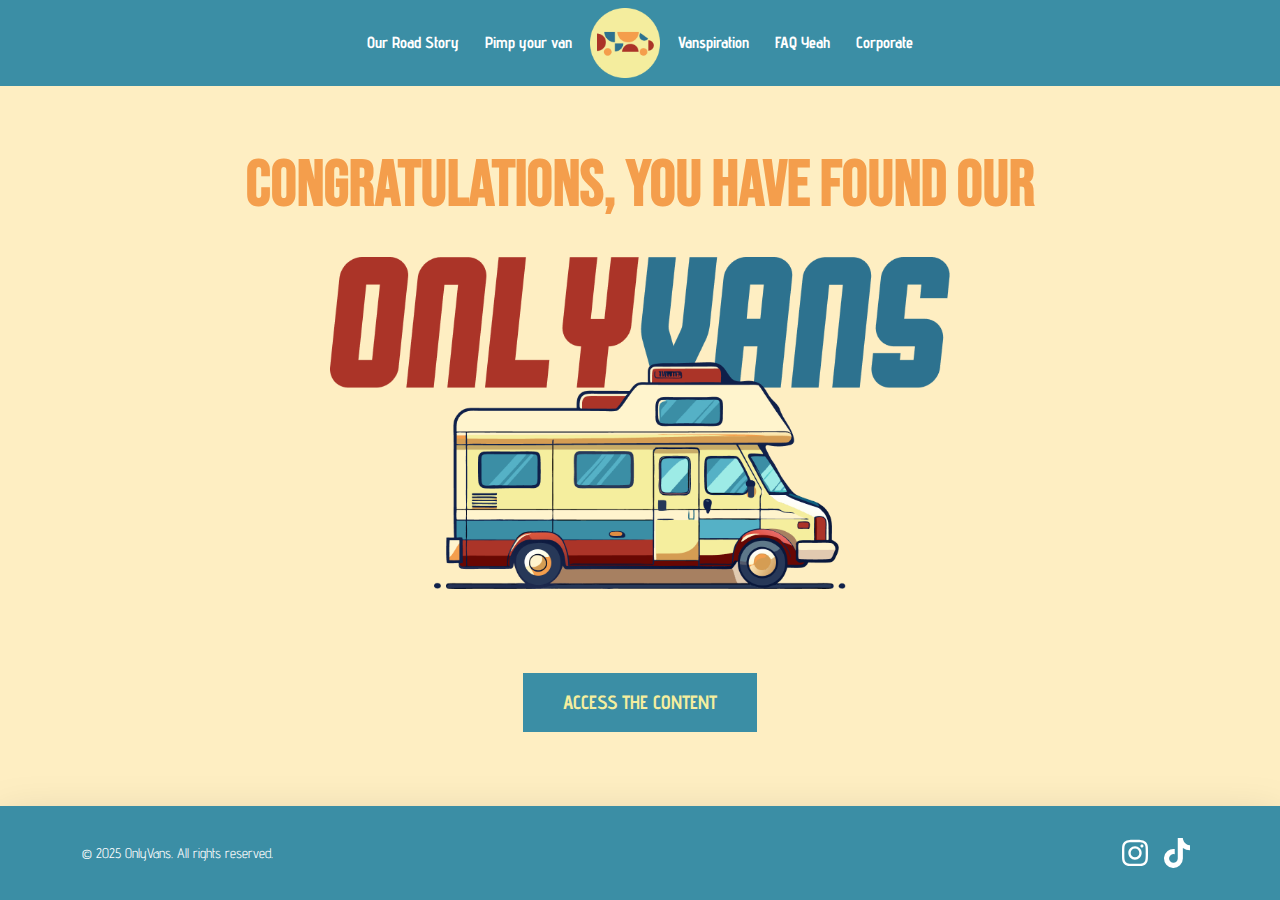
<file: index.html>
<!doctype html>
<html lang="en" class="h-100">
  <head>
    <meta charset="utf-8">
    <meta name="viewport" content="width=device-width, initial-scale=1">

    <!-- Bootstrap CSS -->
    <link href="https://cdn.jsdelivr.net/npm/bootstrap@5.3.3/dist/css/bootstrap.min.css" rel="stylesheet"
      integrity="sha384-QWTKZyjpPEjISv5WaRU9OFeRpok6YctnYmDr5pNlyT2bRjXh0JMhjY6hW+ALEwIH" crossorigin="anonymous">

    <!-- Own Styles -->
    <link rel="stylesheet" href="css/styles.css">

    <!-- Bootstrap Javascript -->
    <script src="https://cdn.jsdelivr.net/npm/bootstrap@5.3.3/dist/js/bootstrap.bundle.min.js"
      integrity="sha384-YvpcrYf0tY3lHB60NNkmXc5s9fDVZLESaAA55NDzOxhy9GkcIdslK1eN7N6jIeHz"
      crossorigin="anonymous"></script>

    <title>OnlyVans Landing Page</title>
  </head>
  <body class="h-100 d-flex flex-column">
    <!-- Navigation Bar -->
    <nav class="navbar navbar-expand-lg navbar-light fixed-top">
      <div class="container-fluid">
        <button class="navbar-toggler" type="button" data-bs-toggle="collapse" data-bs-target="#navbarNav"
          aria-controls="navbarNav" aria-expanded="false" aria-label="Toggle navigation">
          <span class="navbar-toggler-icon"></span>
        </button>
        <div class="collapse navbar-collapse justify-content-center" id="navbarNav">
          <ul class="navbar-nav mx-auto">
            <li class="nav-item">
              <a class="nav-link" href="ourRoadStory.html">Our Road Story</a>
            </li>
            <li class="nav-item">
              <a class="nav-link" href="pimpYourVan.html">Pimp your van</a>
            </li>
            <li class="nav-item">
              <a href="index.html">
                <img src="images/logofundo.png" width="70" alt="OnlyVans Logo">
              </a>
            </li>
            <li class="nav-item">
              <a class="nav-link" href="vanspiration.html">Vanspiration</a>
            </li>
            <li class="nav-item">
              <a class="nav-link" href="faq.html">FAQ Yeah</a>
            </li>
            <li class="nav-item">
              <a class="nav-link" href="corporate.html">Corporate</a>
            </li>
          </ul>
        </div>
      </div>
    </nav>
    <main class="text-center mt-5">
      <header class="text-center">
        <h1 class="text-orange text-uppercase">
          Congratulations, you have found our
        </h1>
        <img src="images/logovans3.png" width="50%" alt="Van Illustration" class="my-4">
      </header>
      <a href="ourRoadStory.html" id="index-bt">
        ACCESS THE CONTENT
      </a>
    </main>

    <!-- A footer with socials -->
    <footer class="custom-footer shadow-lg mt-auto py-4">
      <div
        class="container d-flex flex-column flex-md-row justify-content-between align-items-center text-center text-md-start">
        <p class="mb-2 mb-md-0">
          © 2025 OnlyVans. All rights reserved.
        </p>
        <ul class="list-unstyled d-flex align-items-center mb-0">
          <li>
            <a href="https://www.instagram.com/onlyvans.buas?igsh=Y2phdXBzODJiZGwz" target="_blank">
              <img class="m-2 social-icon" src="images/social/instagram.svg" alt="Instagram" width="26">
            </a>
          </li>
          <li>
            <a href="https://www.tiktok.com/@onlyvans.nl?_t=ZG-8vaVFimVZBZ&_r=1" target="_blank">
              <img class="m-2 social-icon" src="images/social/tiktok.svg" alt="TikTok" width="26">
            </a>
          </li>
        </ul>
      </div>
    </footer>
  </body>

</html>
</file>
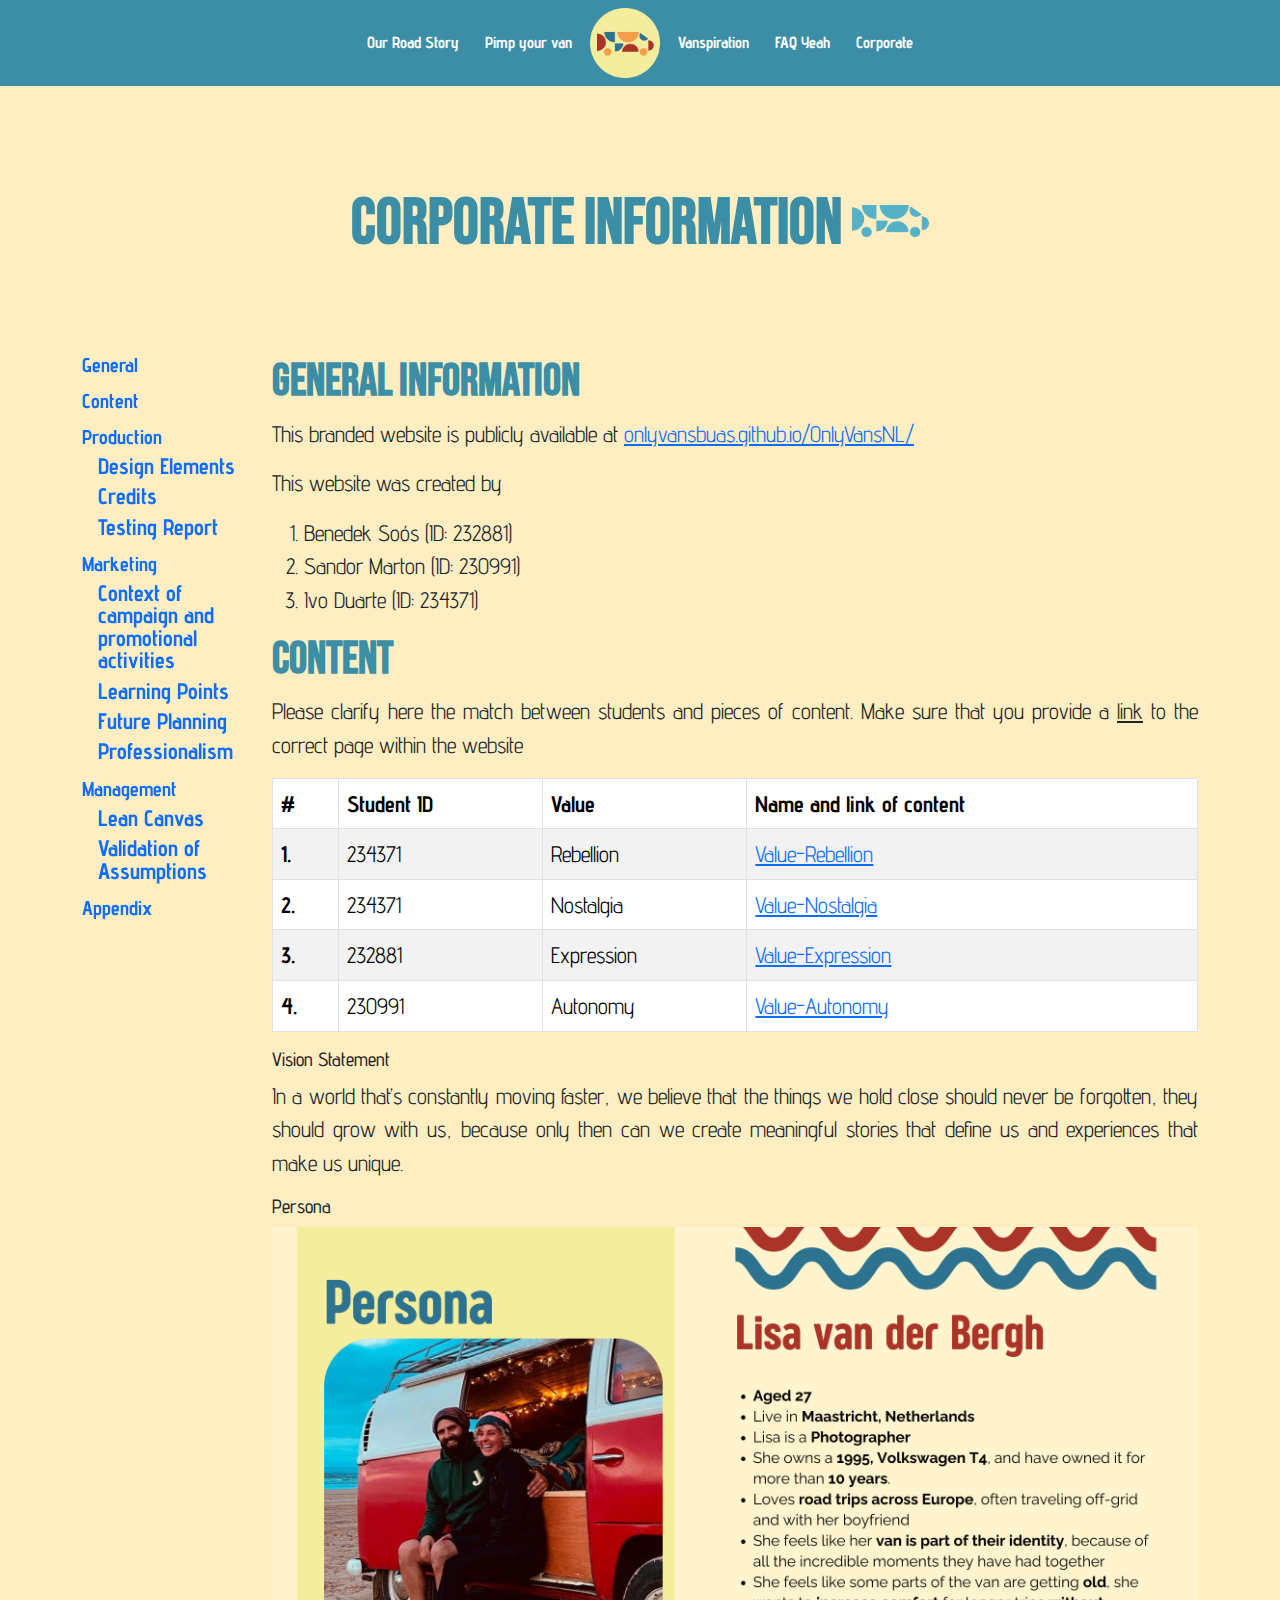
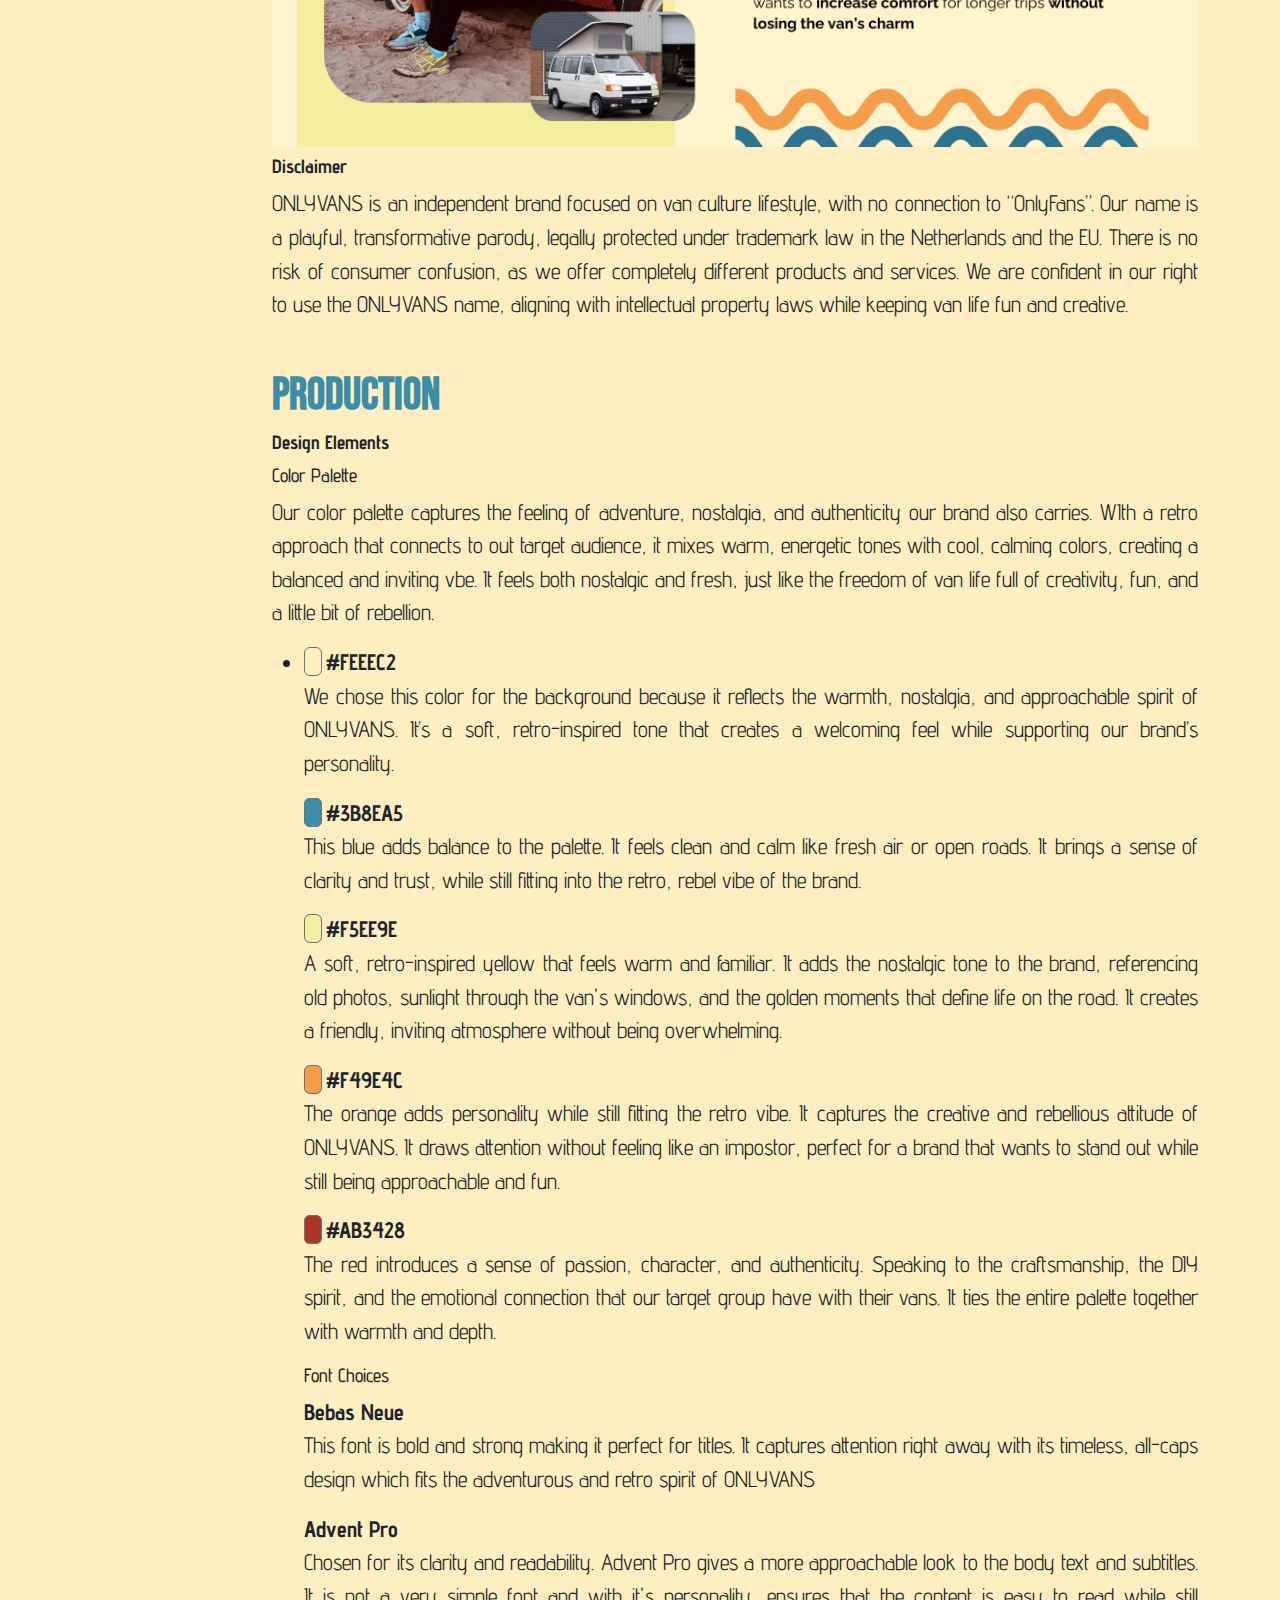
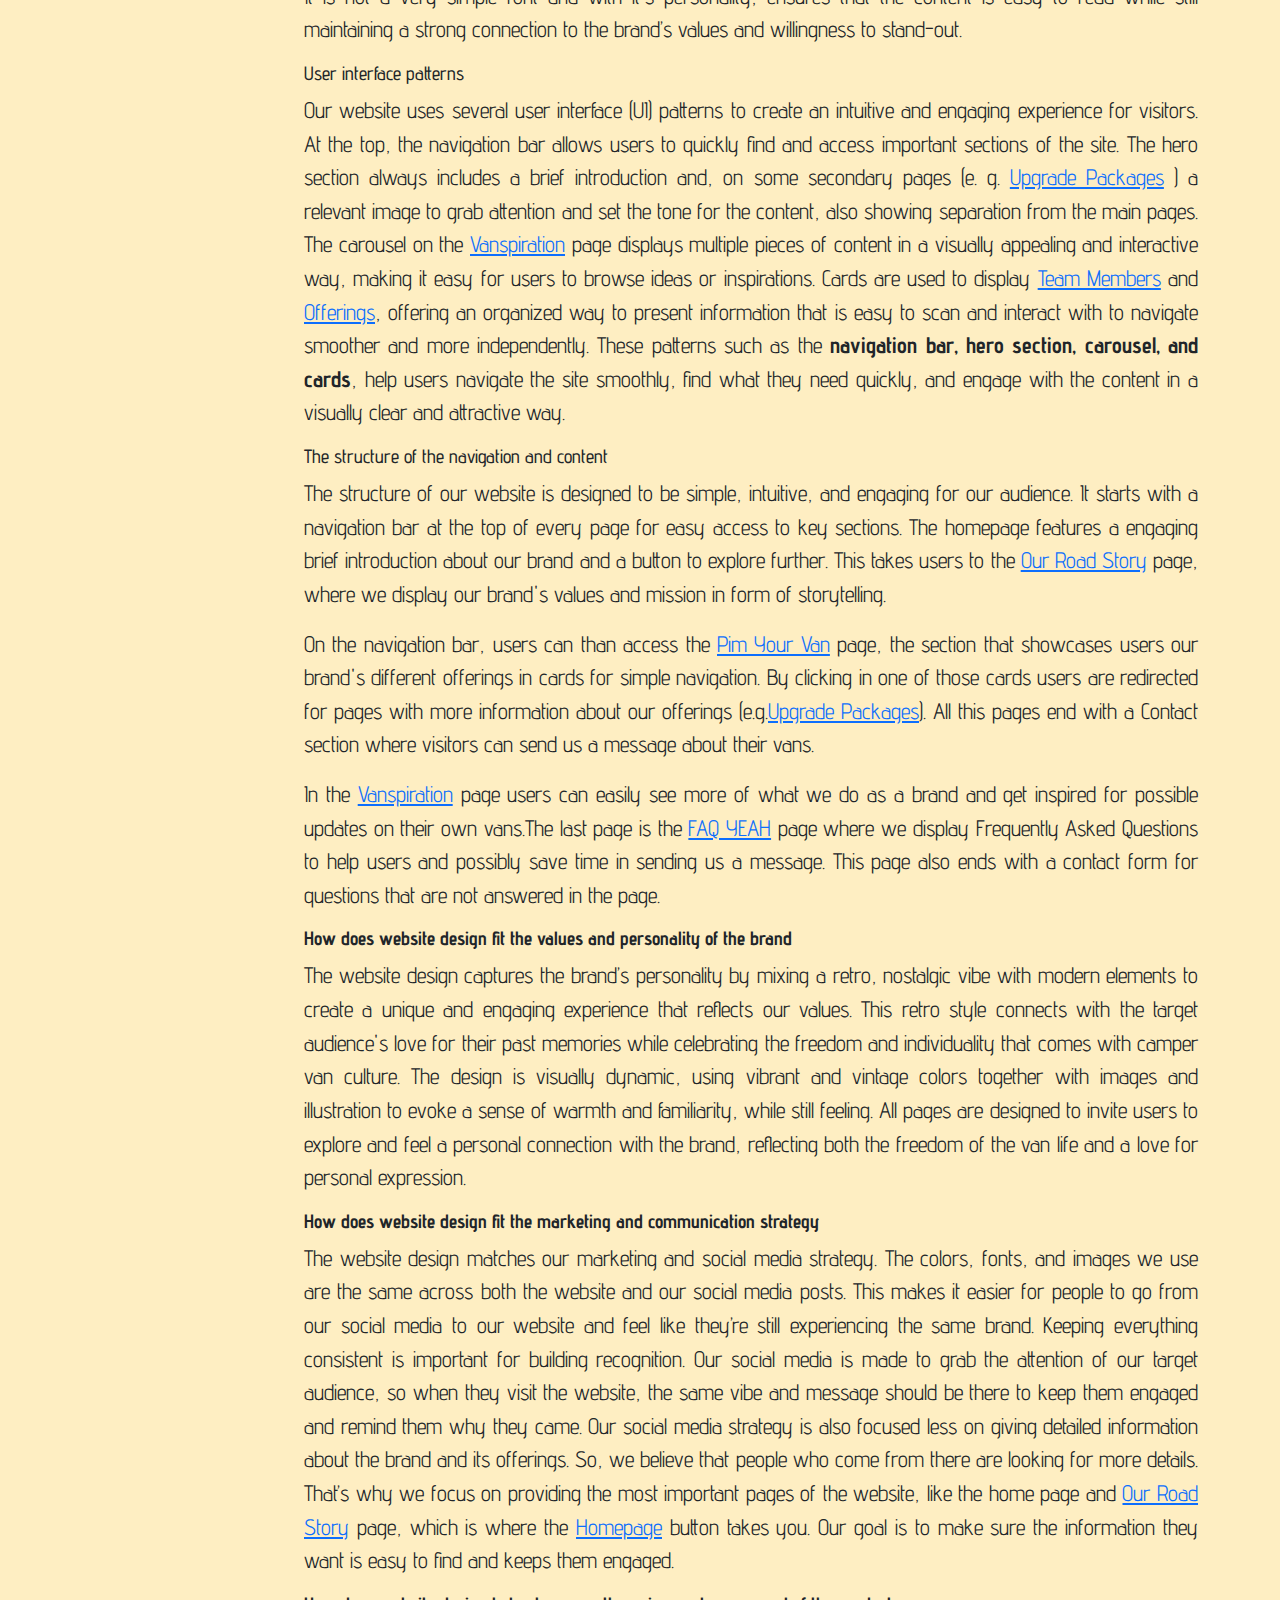
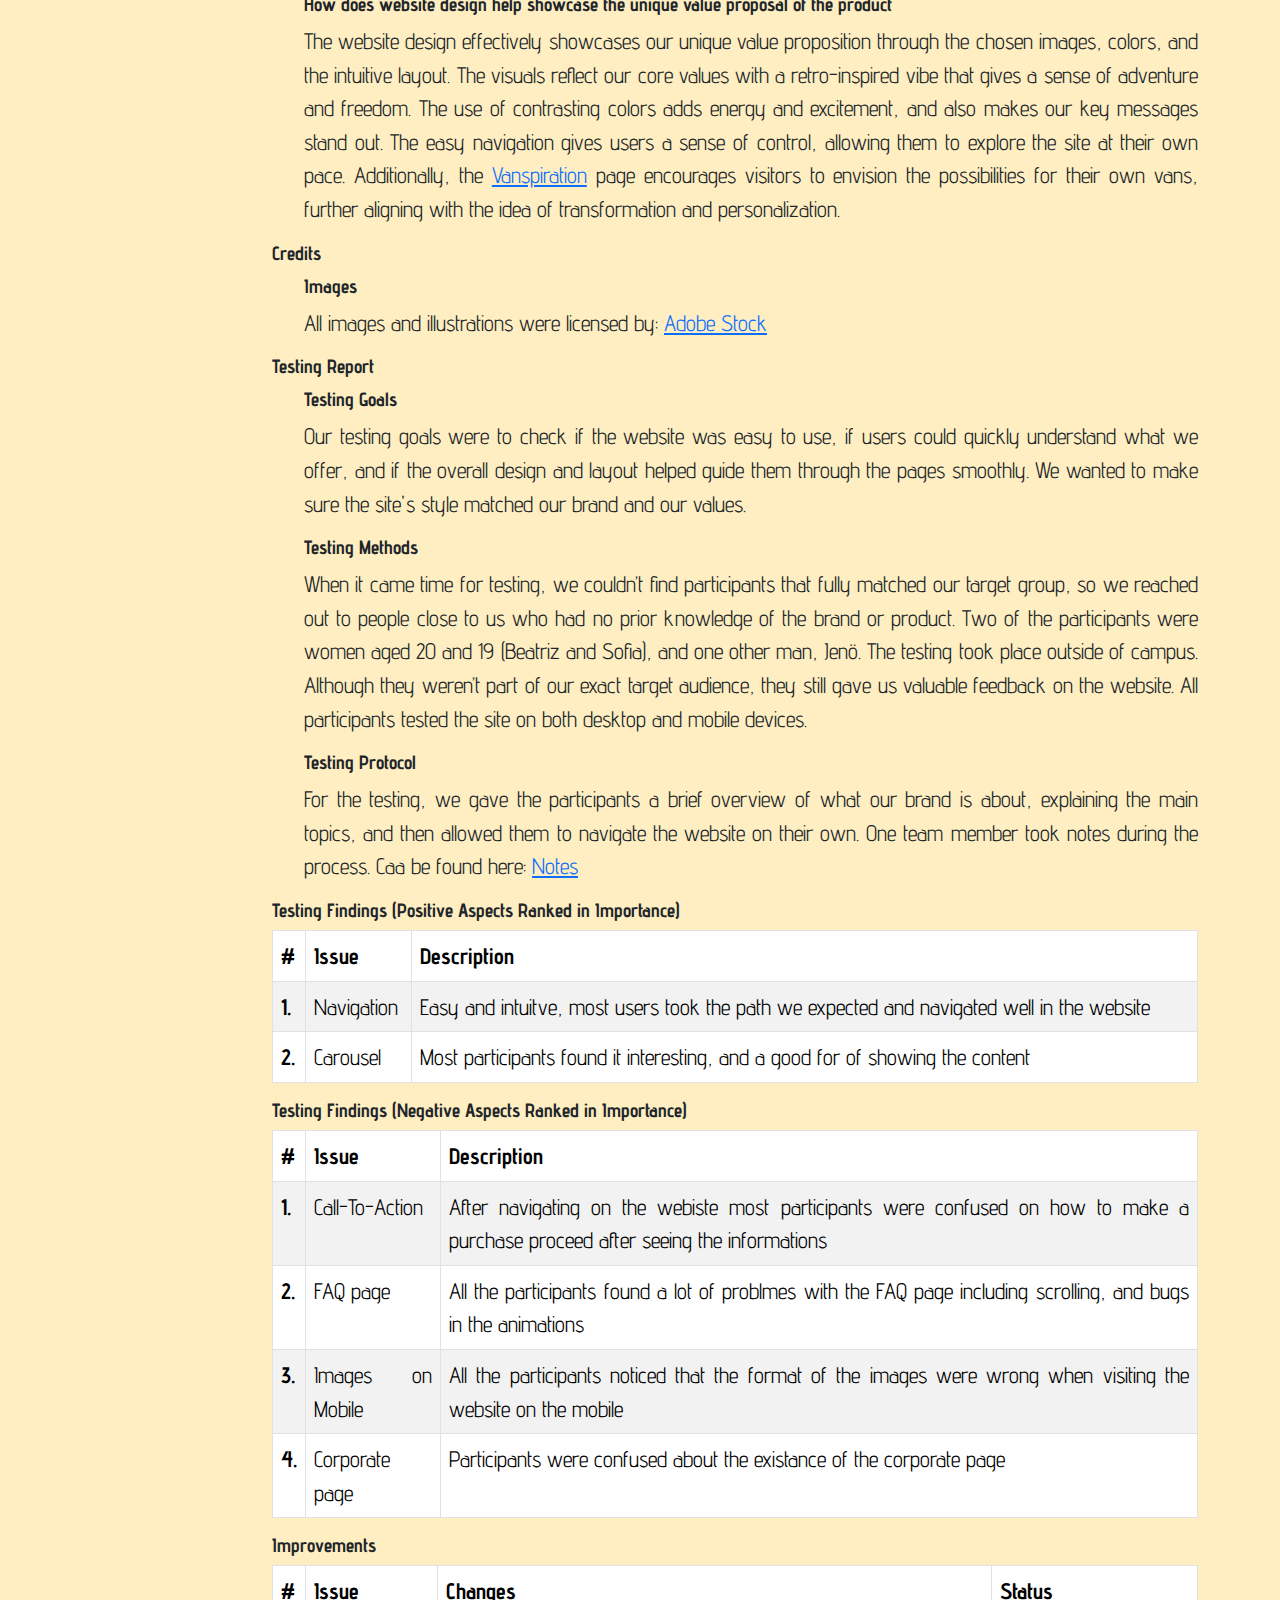
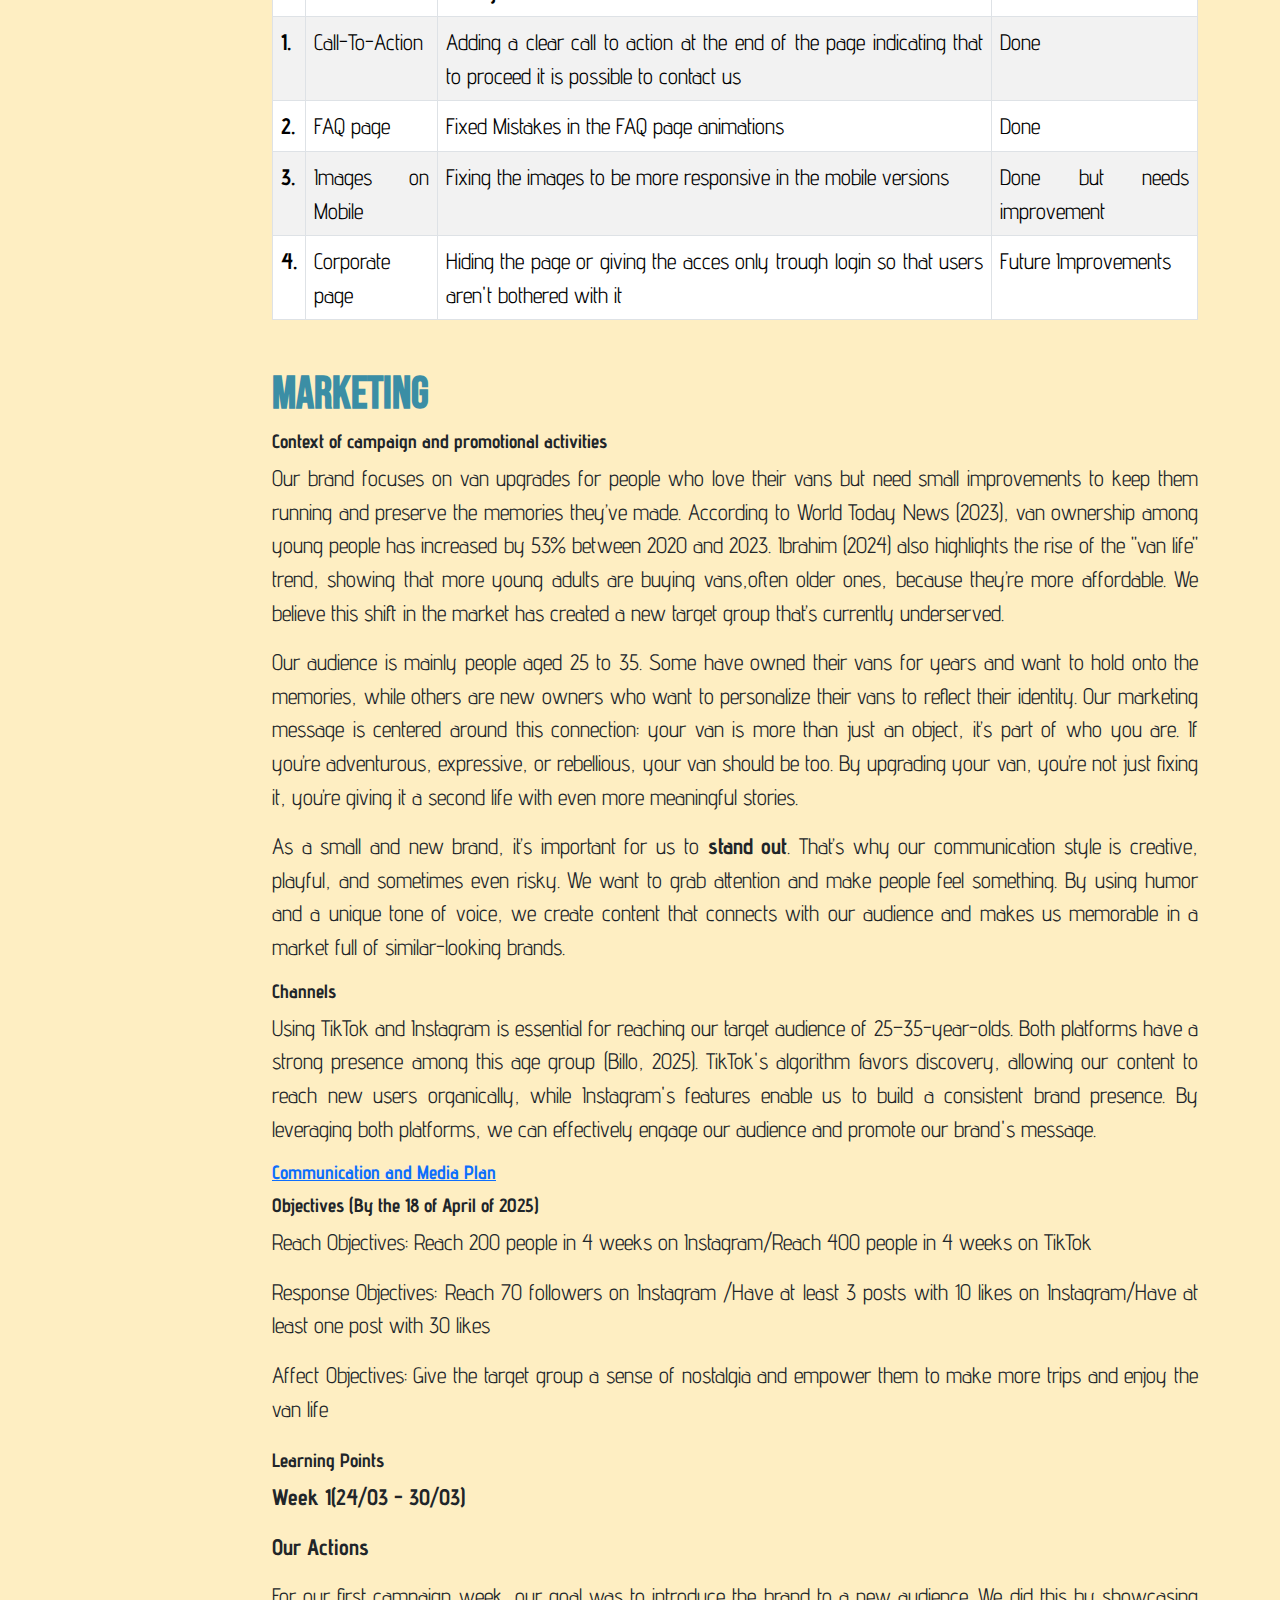
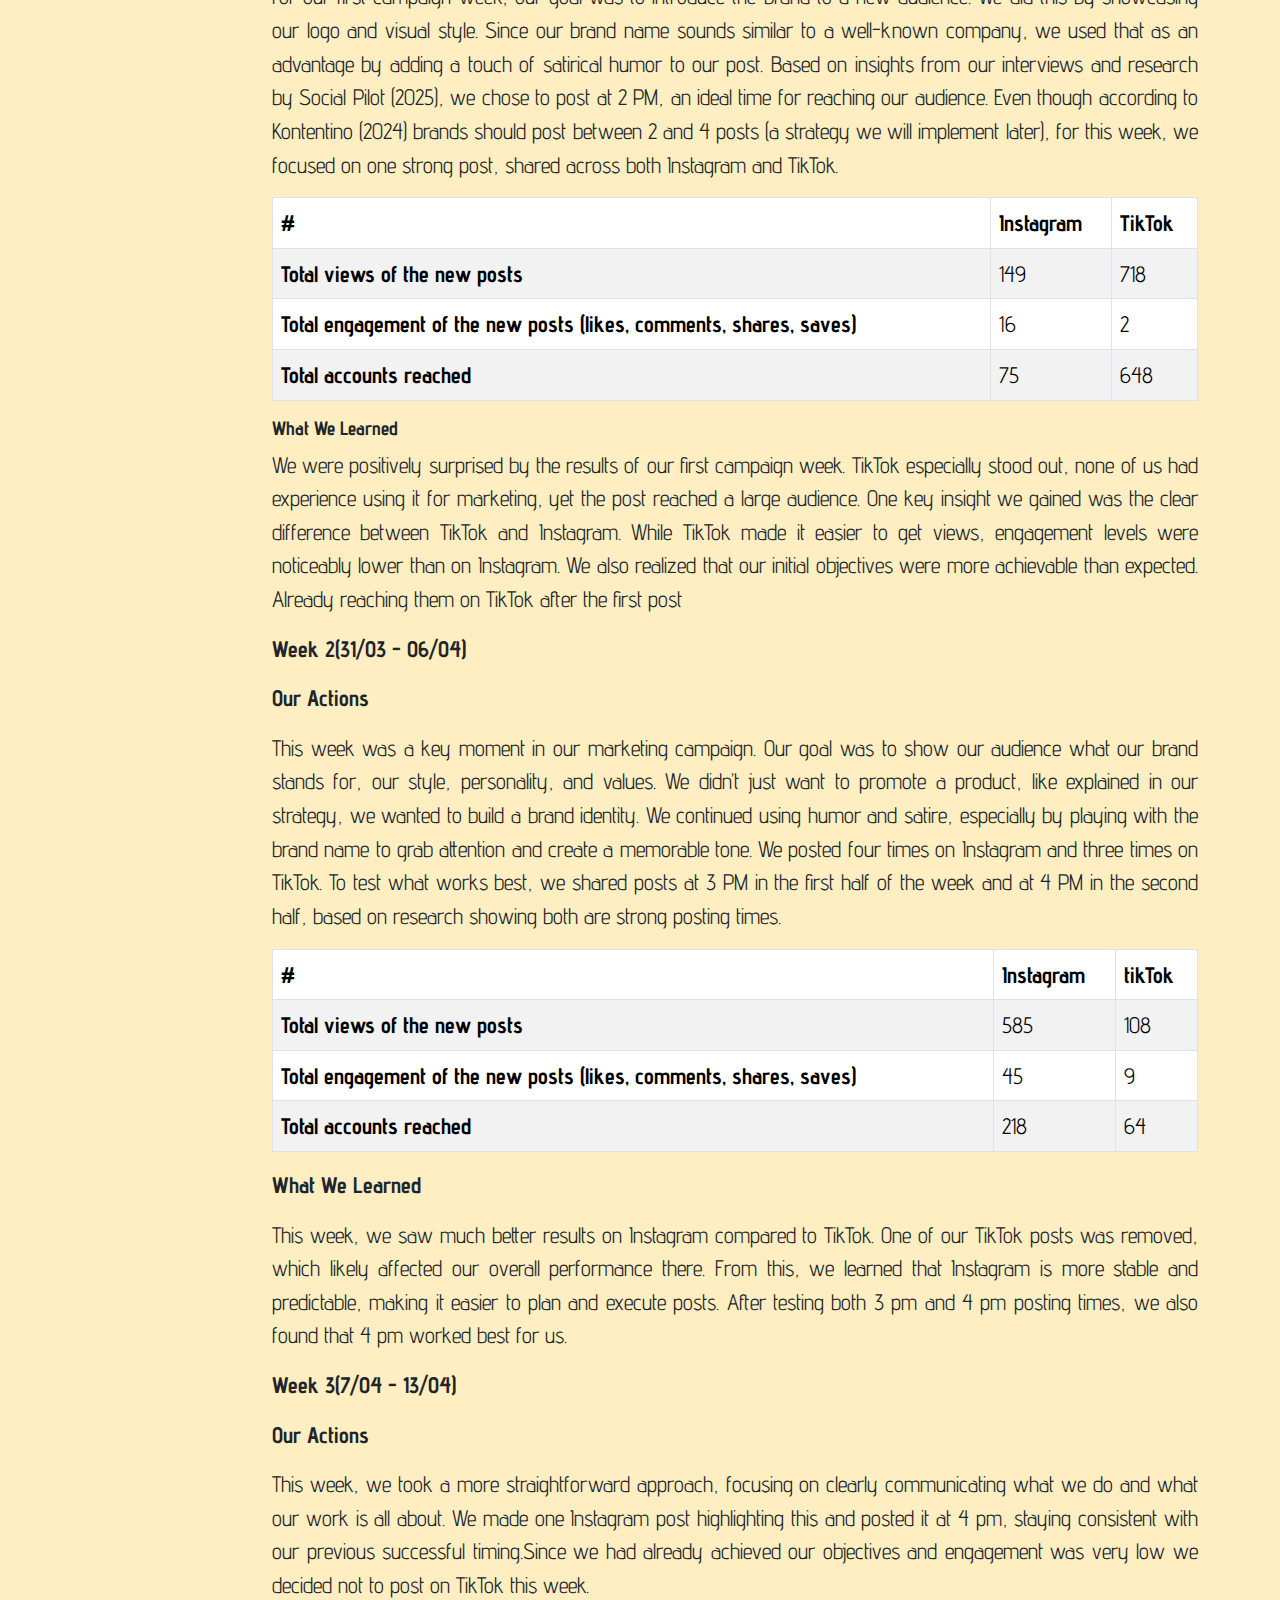
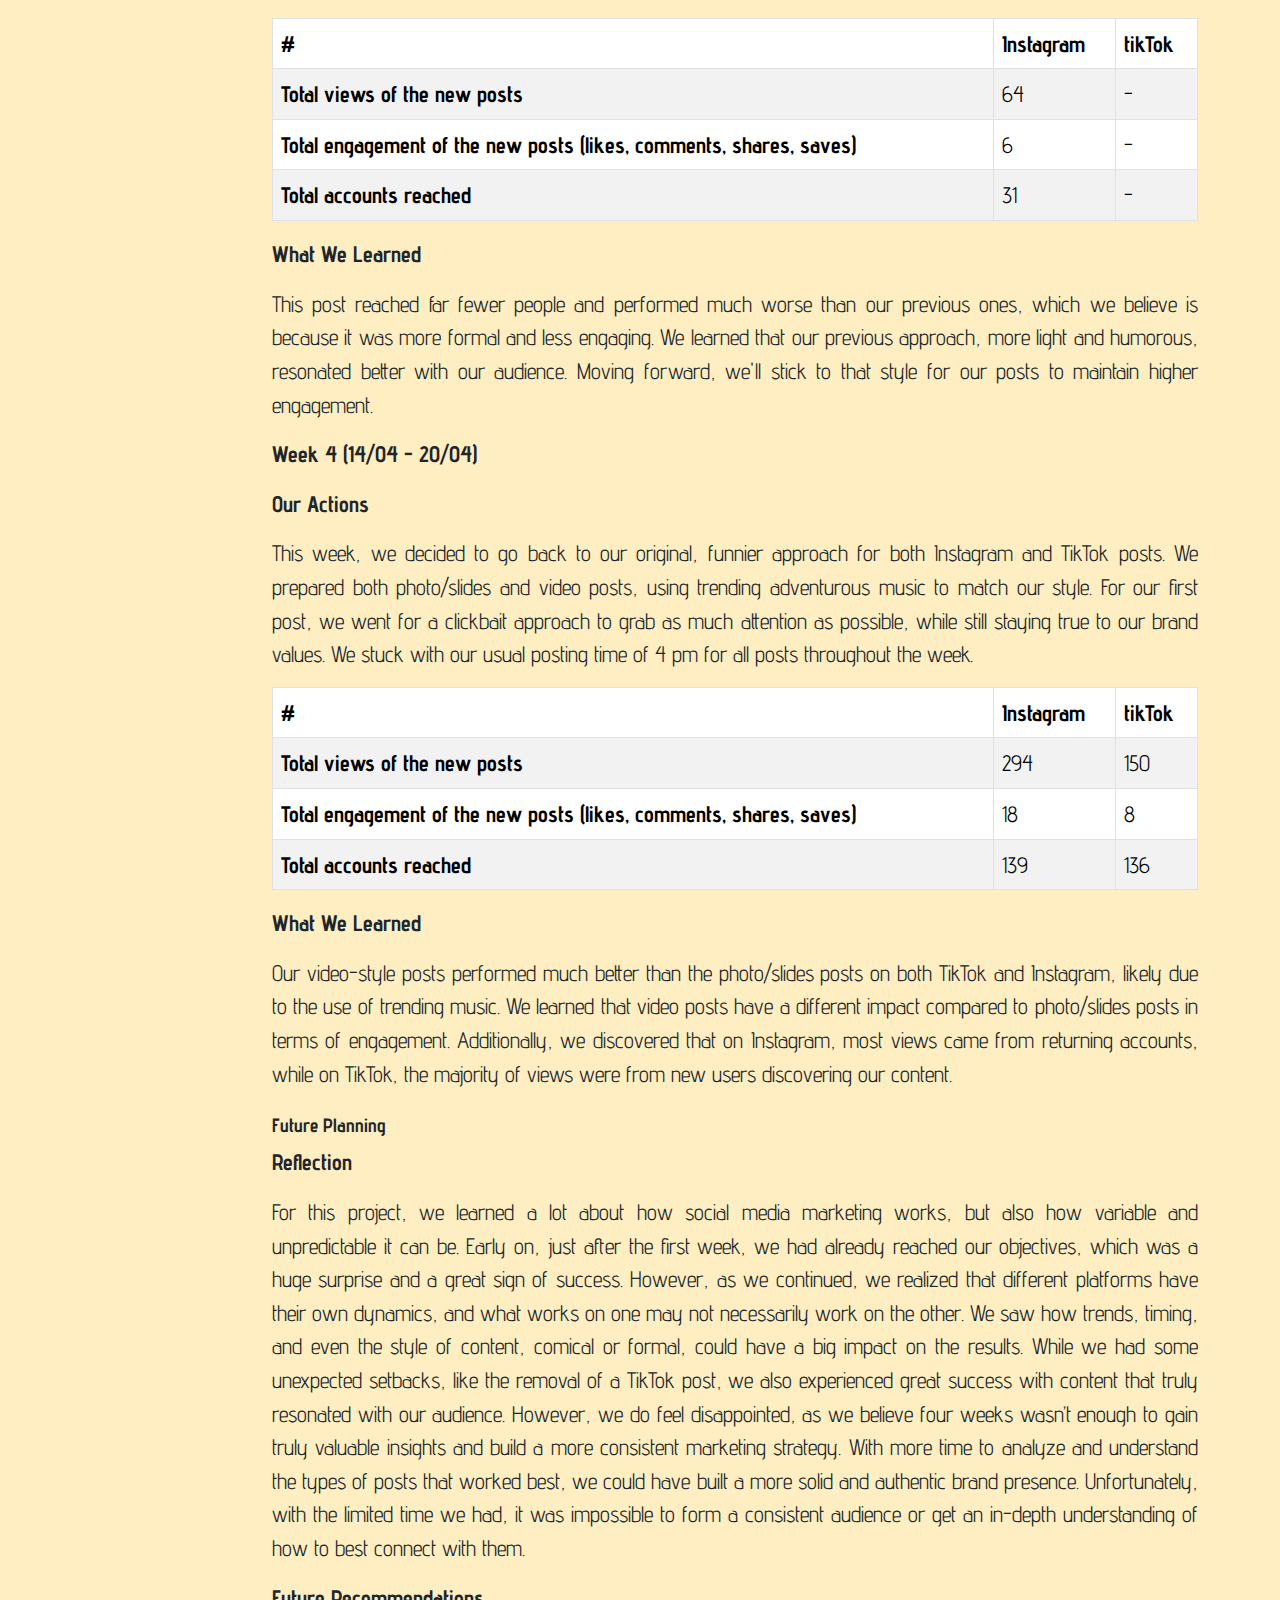
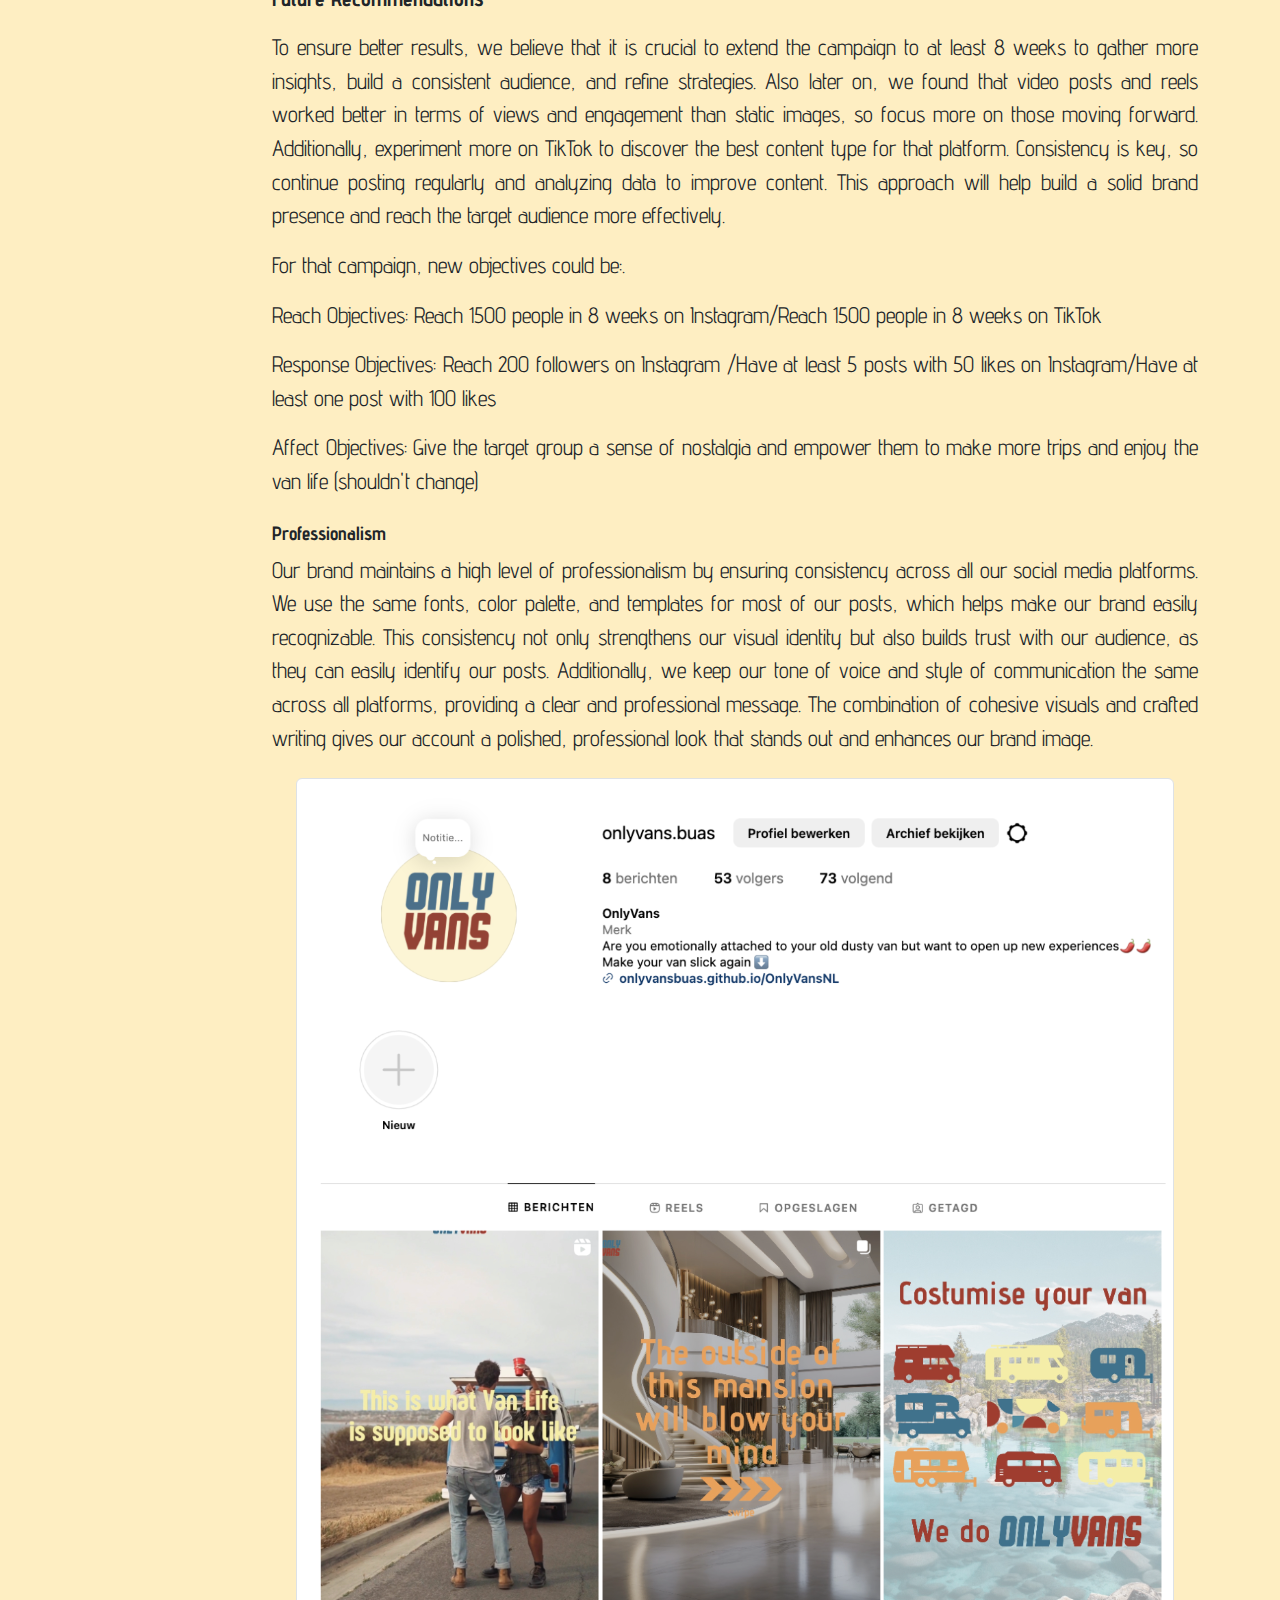
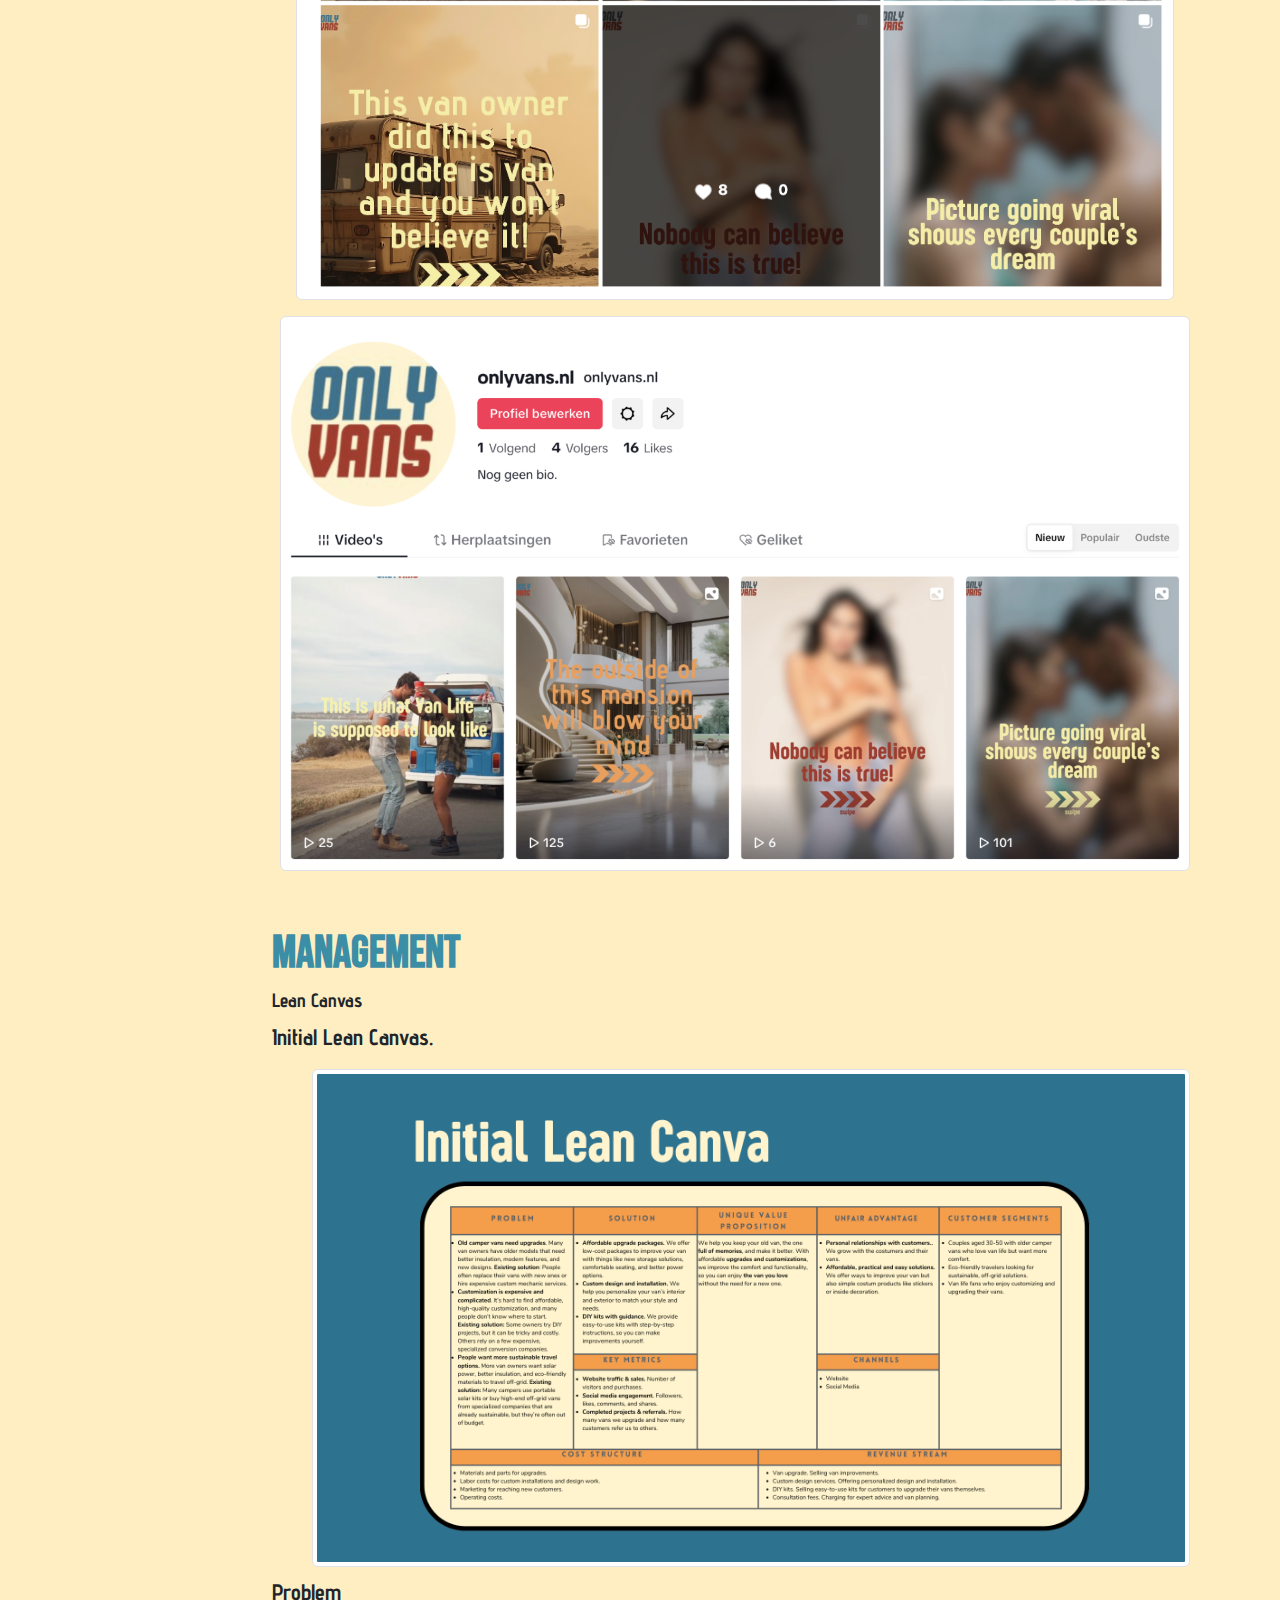
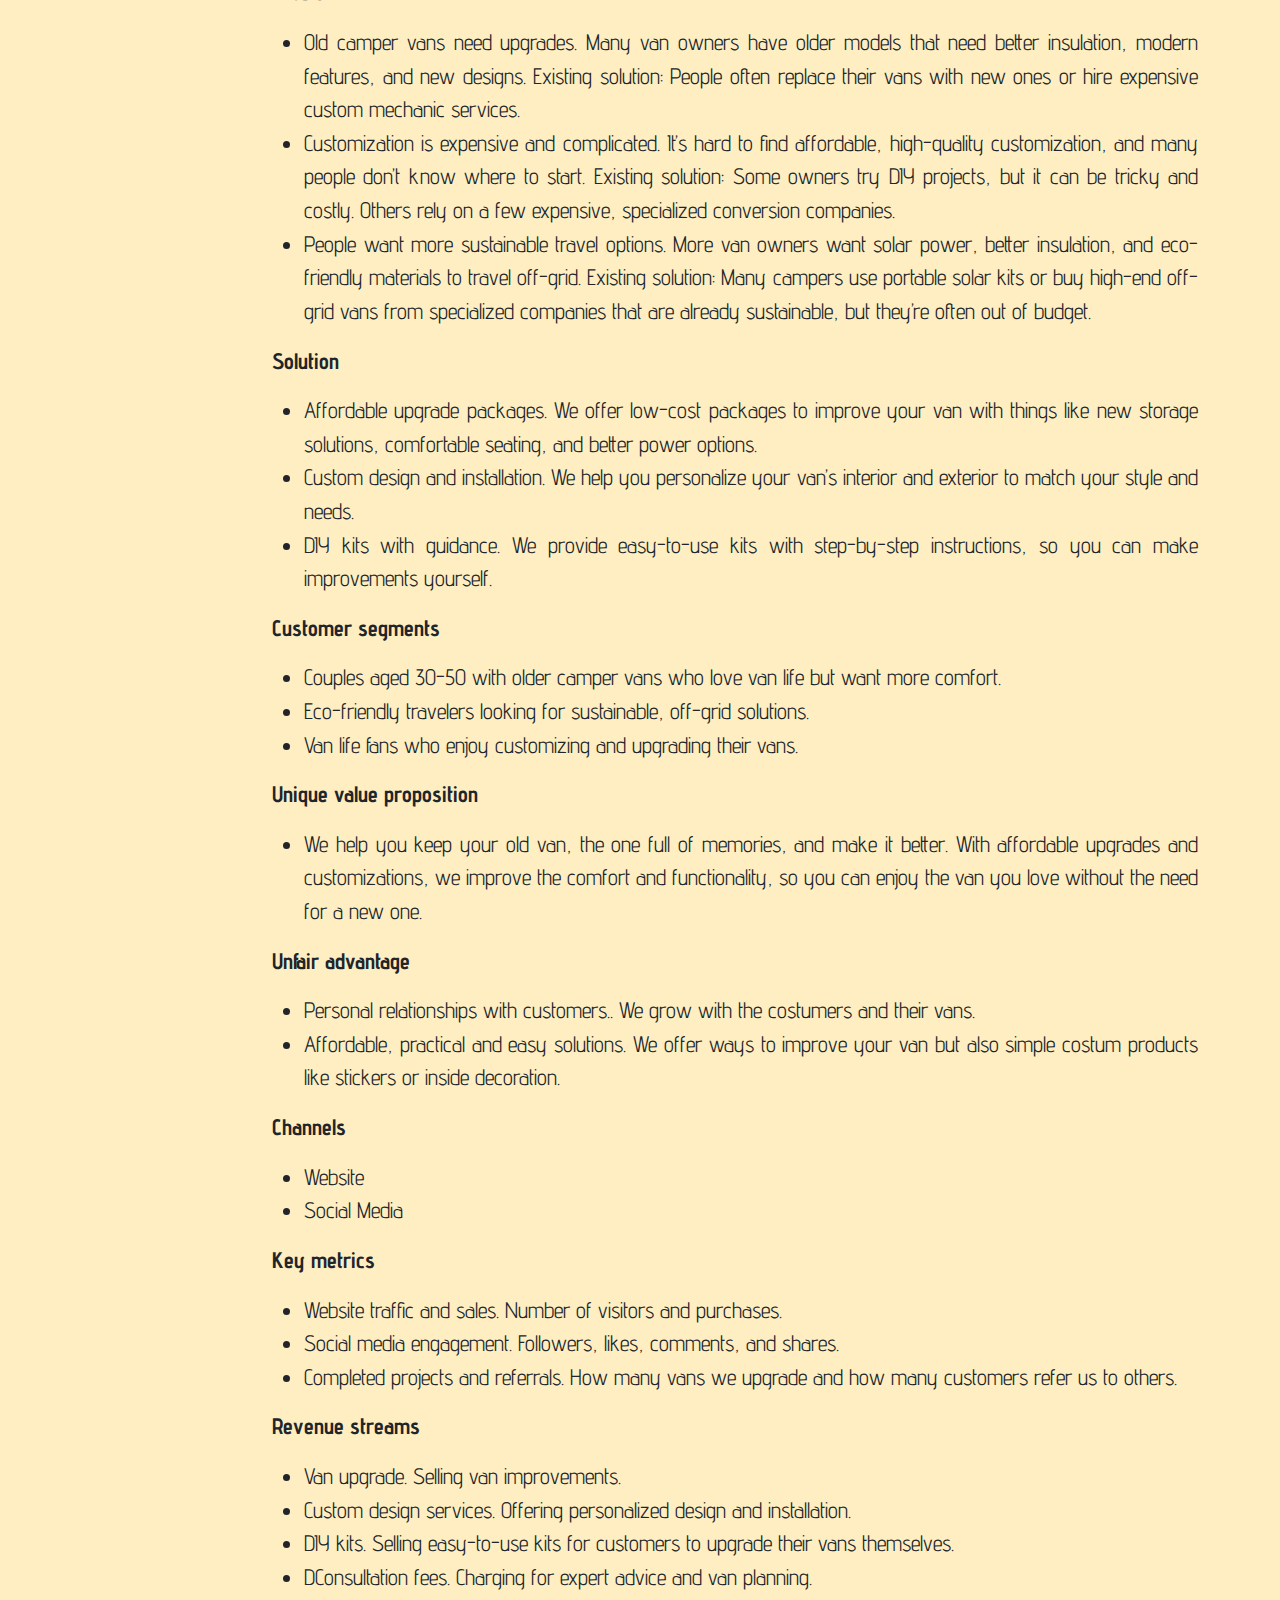
<file: corporate.html>
<!doctype html>
<html lang="en">

<head>
  <meta charset="utf-8">
  <meta name="viewport" content="width=device-width, initial-scale=1">

  <!-- Bootstrap CSS -->
  <link href="https://cdn.jsdelivr.net/npm/bootstrap@5.3.3/dist/css/bootstrap.min.css" rel="stylesheet"
    integrity="sha384-QWTKZyjpPEjISv5WaRU9OFeRpok6YctnYmDr5pNlyT2bRjXh0JMhjY6hW+ALEwIH" crossorigin="anonymous">

  <!-- Own Styles -->
  <link rel="stylesheet" href="css/styles.css">

  <!-- Bootstrap Javascript -->
  <script src="https://cdn.jsdelivr.net/npm/bootstrap@5.3.3/dist/js/bootstrap.bundle.min.js"
    integrity="sha384-YvpcrYf0tY3lHB60NNkmXc5s9fDVZLESaAA55NDzOxhy9GkcIdslK1eN7N6jIeHz"
    crossorigin="anonymous"></script>

  <title>PRJ4 Base Group Template &mdash; Corporate Information</title>
</head>

<body data-bs-spy="scroll" data-bs-target="#navbar-corporate" data-bs-offset="100" class="position-relative">

  <!-- Navigation bar, adapted from https://getbootstrap.com/docs/5.1/components/navbar/ -->
  <nav class="navbar navbar-expand-lg navbar-light">
    <div class="container-fluid">
      <button class="navbar-toggler" type="button" data-bs-toggle="collapse" data-bs-target="#navbarNav"
        aria-controls="navbarNav" aria-expanded="false" aria-label="Toggle navigation">
        <span class="navbar-toggler-icon"></span>
      </button>
      <div class="collapse navbar-collapse justify-content-center" id="navbarNav">
        <ul class="navbar-nav mx-auto">
          <li class="nav-item">
            <a class="nav-link" href="ourRoadStory.html">Our Road Story</a>
          </li>
          <li class="nav-item">
            <a class="nav-link" href="pimpYourVan.html">Pimp your van</a>
          </li>
          <li class="nav-item">
            <a href="index.html">
              <img src="images/logofundo.png" width="70" alt="OnlyVans Logo">
            </a>
          </li>
          <li class="nav-item">
            <a class="nav-link" href="vanspiration.html">Vanspiration</a>
          </li>
          <li class="nav-item">
            <a class="nav-link" href="faq.html">FAQ Yeah</a>
          </li>
          <li class="nav-item">
            <a class="nav-link" href="corporate.html">Corporate</a>
          </li>
        </ul>
      </div>
    </div>
  </nav>
  <!-- End of navigation bar -->
  <main class="container-fluid container-xl " style="text-align: justify; font-size: 1.4em;">
    <header class="text-center">
      <h1 class="text-blue text-uppercase">
        Corporate information <img src="images/logo/logo-blue.png" alt="Van Logo">
      </h1>
    </header>
    <div class="row">
      <div class="col-sm-4 col-md-3 col-lg-2 py-4" style="text-align: left;">
        <nav id="navbar-corporate" class="nav sticky-sm-top flex-row flex-sm-column lh-1 justify-content-sm-between">
          <a class="nav-link p-0 mb-sm-3 fs-5 me-2 me-sm-0 text-decoration-none" href="#general">General</a>
          <a class="nav-link p-0 mb-sm-3 fs-5 me-2 me-sm-0 text-decoration-none" href="#content">Content</a>
          <a class="nav-link p-0 mb-sm-2 fs-5 me-2 me-sm-0 text-decoration-none" href="#production">Production</a>
          <nav class="nav d-none d-sm-flex flex-column mb-2">
            <a class="nav-link ms-3 p-0 mb-2" href="#production-1">Design Elements</a>
            <a class="nav-link ms-3 p-0 mb-2" href="#production-2">Credits</a>
            <a class="nav-link ms-3 p-0 mb-2" href="#production-3">Testing Report</a>
          </nav>
          <a class="nav-link p-0 mb-sm-2 fs-5 me-2 me-sm-0 text-decoration-none" href="#marketing">Marketing</a>
          <nav class="nav d-none d-sm-flex flex-column mb-2">
            <a class="nav-link ms-3 p-0 mb-2" href="#marketing-1">Context of campaign and promotional activities</a>
            <a class="nav-link ms-3 p-0 mb-2" href="#marketing-2">Learning Points</a>
            <a class="nav-link ms-3 p-0 mb-2" href="#marketing-3">Future Planning</a>
            <a class="nav-link ms-3 p-0 mb-2" href="#marketing-4">Professionalism</a>
          </nav>
          <a class="nav-link p-0 mb-sm-2 fs-5 me-2 me-sm-0 text-decoration-none" href="#management">Management</a>
          <nav class="nav d-none d-sm-flex flex-column mb-2">
            <a class="nav-link ms-3 p-0 mb-2" href="#management-1">Lean Canvas</a>
            <a class="nav-link ms-3 p-0 mb-2" href="#management-2">Validation of Assumptions</a>
          </nav>
          <a class="nav-link p-0 mb-sm-2 fs-5 me-2 me-sm-0 text-decoration-none" href="#appendix">Appendix</a>
        </nav>
      </div>
      <div class="col-sm-8 col-md-9 col-lg-10 py-sm-4">

        <!-- Start General -->
        <h2 id="general" class="text-blue">General Information</h2>
        <p>
          This branded website is publicly available at
          <a href="https://onlyvansbuas.github.io/OnlyVansNL/index.html">onlyvansbuas.github.io/OnlyVansNL/</a>

        </p>
        <p>
          This website was created by
        </p>
        <ol>
          <li>Benedek Soós (ID: 232881)</li>
          <li>Sandor Marton (ID: 230991)</li>
          <li>Ivo Duarte (ID: 234371)</li>
        </ol>
        <!-- End General -->

        <!-- Start Content -->
        <h2 id="content" class="text-blue">Content</h2>
        <p>Please clarify here the match between students and pieces of content. Make sure that you provide a
          <u>link</u> to the correct page within the website</p>
        <table class="table table-bordered table-striped">
          <thead>
            <tr class="bg-white">
              <th scope="col">#</th>
              <th scope="col">Student ID</th>
              <th scope="col">Value</th>
              <th scope="col">Name and link of content</th>
            </tr>
          </thead>
          <tbody>
            <tr>
              <th scope="row">1.</th>
              <td>234371 </td>
              <td>Rebellion</td>
              <td>
                <a href="ourRoadStory.html">Value-Rebellion</a>
              </td>
            </tr>
            <tr>
              <th scope="row">2.</th>
              <td>234371</td>
              <td>Nostalgia</td>
              <td>
                <a href="ourRoadStory.html">Value-Nostalgia</a>
              </td>
            </tr>
            <tr>
              <th scope="row">3.</th>
              <td>232881</td>
              <td>Expression</td>
              <td>
                <a href="ourRoadStory.html">Value-Expression</a>
              </td>
            </tr>
            <tr>
              <th scope="row">4.</th>
              <td>230991</td>
              <td>Autonomy</td>
              <td>
                <a href="ourRoadStory.html">Value-Autonomy</a>
              </td>
            </tr>
          </tbody>
        </table>
        <h4 id="content-2" class="mt-2">Vision Statement</h4>
        <p>In a world that’s constantly moving faster, we believe that the things we hold close should never be
          forgotten, they should grow with us, because only then can we create meaningful stories that define us and
          experiences that make us unique. </p>
        <h4 id="content-3" class="mt-2">Persona</h4>
        <img src="images/persona.png" alt="Upgrade Packages" class="responsive-img">
        <h4 id="content-4" class="mt-2"><strong>Disclaimer</strong></h4>
        <p>ONLYVANS is an independent brand focused on van culture lifestyle, with no connection to “OnlyFans”. Our name
          is a playful, transformative parody, legally protected under trademark law in the Netherlands and the EU.
          There is no risk of consumer confusion, as we offer completely different products and services. We are
          confident in our right to use the ONLYVANS name, aligning with intellectual property laws while keeping van
          life fun and creative.</p>
        <!-- End Content, start Production -->

        <h2 id="production" class="mt-5 text-blue">Production</h2>
        <h4 id="production-1" class="mt-2"><strong>Design Elements</strong></h4>
        <h4>Color Palette</h4>
        <p>Our color palette captures the feeling of adventure, nostalgia, and authenticity our brand also carries. WIth
          a retro approach that connects to out target audience, it mixes warm, energetic tones with cool, calming
          colors, creating a balanced and inviting vbe. It feels both nostalgic and fresh, just like the freedom of van
          life full of creativity, fun, and a little bit of rebellion.</p>
        <ul>
          <li>
            <ul class="list-unstyled">
              <li>
                <span class="border border-secondary rounded px-2 me-1 " style="background-color: #feeec2;"></span>
                <strong>#FEEEC2</strong>
                <p>We chose this color for the background because it reflects the warmth, nostalgia, and approachable
                  spirit of ONLYVANS. It’s a soft, retro-inspired tone that creates a welcoming feel while supporting
                  our brand’s personality.</p>
              </li>
              <li>
                <span class="border border-secondary rounded px-2 me-1 bg-blue"></span>
                <strong>#3B8EA5</strong>
                <p>This blue adds balance to the palette. It feels clean and calm like fresh air or open roads. It
                  brings a sense of clarity and trust, while still fitting into the retro, rebel vibe of the brand.</p>
              </li>
              <li>
                <span class="border border-secondary rounded px-2 me-1 bg-yellow"></span>
                <strong>#F5EE9E</strong>
                <p>A soft, retro-inspired yellow that feels warm and familiar. It adds the nostalgic tone to the brand,
                  referencing old photos, sunlight through the van's windows, and the golden moments that define life on
                  the road. It creates a friendly, inviting atmosphere without being overwhelming.</p>
              </li>
              <li>
                <span class="border border-secondary rounded px-2 me-1 bg-orange"></span>
                <strong>#F49E4C</strong>
                <p>The orange adds personality while still fitting the retro vibe. It captures the creative and
                  rebellious attitude of ONLYVANS. It draws attention without feeling like an impostor, perfect for a
                  brand that wants to stand out while still being approachable and fun.</p>
              </li>
              <li>
                <span class="border border-secondary rounded px-2 me-1 bg-red"></span>
                <strong>#AB3428</strong>
                <p>The red introduces a sense of passion, character, and authenticity. Speaking to the craftsmanship,
                  the DIY spirit, and the emotional connection that our target group have with their vans. It ties the
                  entire palette together with warmth and depth.</p>
              </li>
            </ul>
          </li>
          <h4>Font Choices</h4>
          <strong>Bebas Neue</strong>
          <p>This font is bold and strong making it perfect for titles. It captures attention right away with its
            timeless, all-caps design which fits the adventurous and retro spirit of ONLYVANS</p>
          <strong>Advent Pro</strong>
          <p>Chosen for its clarity and readability. Advent Pro gives a more approachable look to the body text and
            subtitles. It is not a very simple font and with it's personality, ensures that the content is easy to read
            while still maintaining a strong connection to the brand’s values and willingness to stand-out.</p>
          <h4>User interface patterns</h4>
          <p>Our website uses several user interface (UI) patterns to create an intuitive and engaging experience for
            visitors. At the top, the navigation bar allows users to quickly find and access important sections of the
            site. The hero section always includes a brief introduction and, on some secondary pages (e. g. <a
              href="upgradepack.html">Upgrade Packages</a> ) a relevant image to grab attention and set the tone for the
            content, also showing separation from the main pages. The carousel on the <a
              href="vanspiration.html">Vanspiration</a> page displays multiple pieces of content in a visually appealing
            and interactive way, making it easy for users to browse ideas or inspirations. Cards are used to display <a
              href="ourRoadStory.html">Team Members</a> and <a href="pimpYourVan.html">Offerings</a>, offering an
            organized way to present information that is easy to scan and interact with to navigate smoother and more
            independently. These patterns such as the <strong>navigation bar, hero section, carousel, and
              cards</strong>, help users navigate the site smoothly, find what they need quickly, and engage with the
            content in a visually clear and attractive way.</p>
          <h4>The structure of the navigation and content</h4>
          <p>The structure of our website is designed to be simple, intuitive, and engaging for our audience. It starts
            with a navigation bar at the top of every page for easy access to key sections. The homepage features a
            engaging brief introduction about our brand and a button to explore further. This takes users to the <a
              href="ourRoadStory.html">Our Road Story</a> page, where we display our brand's values and mission in form
            of storytelling.</p>
          <p>On the navigation bar, users can than access the <a href="pimpYourVan.html">Pim Your Van</a> page, the
            section that showcases users our brand's different offerings in cards for simple navigation. By clicking in
            one of those cards users are redirected for pages with more information about our offerings (e.g.<a
              href="upgradepack.html">Upgrade Packages</a>). All this pages end with a Contact section where visitors
            can send us a message about their vans.</p>
          <p>In the <a href="vanspiration.html">Vanspiration</a> page users can easily see more of what we do as a brand
            and get inspired for possible updates on their own vans.The last page is the <a href="faq.html">FAQ YEAH</a>
            page where we display Frequently Asked Questions to help users and possibly save time in sending us a
            message. This page also ends with a contact form for questions that are not answered in the page.</p>
          <h4 class="fw-bold">How does website design fit the values and personality of the brand</h4>
          <p>The website design captures the brand’s personality by mixing a retro, nostalgic vibe with modern elements
            to create a unique and engaging experience that reflects our values. This retro style connects with the
            target audience's love for their past memories while celebrating the freedom and individuality that comes
            with camper van culture. The design is visually dynamic, using vibrant and vintage colors together with
            images and illustration to evoke a sense of warmth and familiarity, while still feeling. All pages are
            designed to invite users to explore and feel a personal connection with the brand, reflecting both the
            freedom of the van life and a love for personal expression.</p>
          <h4 class="fw-bold">How does website design fit the marketing and communication strategy</h4>
          <p>The website design matches our marketing and social media strategy. The colors, fonts, and images we use
            are the same across both the website and our social media posts. This makes it easier for people to go from
            our social media to our website and feel like they’re still experiencing the same brand. Keeping everything
            consistent is important for building recognition. Our social media is made to grab the attention of our
            target audience, so when they visit the website, the same vibe and message should be there to keep them
            engaged and remind them why they came. Our social media strategy is also focused less on giving detailed
            information about the brand and its offerings. So, we believe that people who come from there are looking
            for more details. That’s why we focus on providing the most important pages of the website, like the home
            page and <a href="ourRoadStory.html">Our Road Story</a> page, which is where the <a
              href="index.html">Homepage</a> button takes you. Our goal is to make sure the information they want is
            easy to find and keeps them engaged.</p>
          <h4 class="fw-bold">How does website design help showcase the unique value proposal of the product</h4>
          <p>The website design effectively showcases our unique value proposition through the chosen images, colors,
            and the intuitive layout. The visuals reflect our core values with a retro-inspired vibe that gives a sense
            of adventure and freedom. The use of contrasting colors adds energy and excitement, and also makes our key
            messages stand out. The easy navigation gives users a sense of control, allowing them to explore the site at
            their own pace. Additionally, the <a href="vanspiration.html">Vanspiration</a> page encourages visitors to
            envision the possibilities for their own vans, further aligning with the idea of transformation and
            personalization.</p>
        </ul>
        <h4 id="production-2" class="mt-2 fw-bold">Credits</h4>
        <ul>
          <h4 class="fw-bold">Images</h4>
          <p>All images and illustrations were licensed by: <a href="https://stock.adobe.com/nl/">Adobe Stock</a> </p>
        </ul>
        <h4 id="production-3" class="mt-2 fw-bold">Testing Report</h4>
        <ul>
          <h4 class="fw-bold">Testing Goals </h4>
          <p>Our testing goals were to check if the website was easy to use, if users could quickly understand what we
            offer, and if the overall design and layout helped guide them through the pages smoothly. We wanted to make
            sure the site's style matched our brand and our values.</p>
          <h4 class="fw-bold">Testing Methods </h4>
          <p>When it came time for testing, we couldn’t find participants that fully matched our target group, so we
            reached out to people close to us who had no prior knowledge of the brand or product. Two of the
            participants were women aged 20 and 19 (Beatriz and Sofia), and one other man, Jenö. The testing took place
            outside of campus. Although they weren’t part of our exact target audience, they still gave us valuable
            feedback on the website. All participants tested the site on both desktop and mobile devices. </p>
          <h4 class="fw-bold">Testing Protocol </h4>
          <p>For the testing, we gave the participants a brief overview of what our brand is about, explaining the main
            topics, and then allowed them to navigate the website on their own. One team member took notes during the
            process. Caa be found here: <a
              href="https://edubuas-my.sharepoint.com/:b:/g/personal/234371_buas_nl/EX_iVMHOq6NHoPdCPOYsKYgBdCrK2ZNwFd-8-iPrDXa2vg?e=WNcFTW">Notes</a>
          </p>
        </ul>
        <h4 class="fw-bold">Testing Findings (Positive Aspects Ranked in Importance) </h4>
        <table class="table table-bordered table-striped">
          <thead>
            <tr class="bg-white">
              <th scope="col">#</th>
              <th scope="col">Issue</th>
              <th scope="col">Description</th>
            </tr>
          </thead>
          <tbody>
            <tr>
              <th scope="row">1.</th>
              <td>Navigation </td>
              <td>Easy and intuitve, most users took the path we expected and navigated well in the website</td>
            </tr>
            <tr>
              <th scope="row">2.</th>
              <td>Carousel</td>
              <td>Most participants found it interesting, and a good for of showing the content</td>
            </tr>
          </tbody>
        </table>
        <h4 class="fw-bold">Testing Findings (Negative Aspects Ranked in Importance) </h4>
        <table class="table table-bordered table-striped">
          <thead>
            <tr class="bg-white">
              <th scope="col">#</th>
              <th scope="col">Issue</th>
              <th scope="col">Description</th>
            </tr>
          </thead>
          <tbody>
            <tr>
              <th scope="row">1.</th>
              <td>Call-To-Action </td>
              <td>After navigating on the webiste most participants were confused on how to make a purchase proceed
                after seeing the informations </td>
            </tr>
            <tr>
              <th scope="row">2.</th>
              <td>FAQ page</td>
              <td>All the participants found a lot of problmes with the FAQ page including scrolling, and bugs in the
                animations</td>
            </tr>
            <tr>
              <th scope="row">3.</th>
              <td>Images on Mobile</td>
              <td>All the participants noticed that the format of the images were wrong when visiting the website on the
                mobile</td>
            </tr>
            <tr>
              <th scope="row">4.</th>
              <td>Corporate page</td>
              <td>Participants were confused about the existance of the corporate page</td>
            </tr>
          </tbody>
        </table>
        <h4 class="fw-bold">Improvements</h4>
        <table class="table table-bordered table-striped">
          <thead>
            <tr class="bg-white">
              <th scope="col">#</th>
              <th scope="col">Issue</th>
              <th scope="col">Changes</th>
              <th scope="col">Status</th>
            </tr>
          </thead>
          <tbody>
            <tr>
              <th scope="row">1.</th>
              <td>Call-To-Action </td>
              <td>Adding a clear call to action at the end of the page indicating that to proceed it is possible to
                contact us</td>
              <td>Done</td>
            </tr>
            <tr>
              <th scope="row">2.</th>
              <td>FAQ page</td>
              <td>Fixed Mistakes in the FAQ page animations</td>
              <td>Done</td>
            </tr>
            <tr>
              <th scope="row">3.</th>
              <td>Images on Mobile</td>
              <td>Fixing the images to be more responsive in the mobile versions</td>
              <td>Done but needs improvement</td>
            </tr>
            <tr>
              <th scope="row">4.</th>
              <td>Corporate page</td>
              <td>Hiding the page or giving the acces only trough login so that users aren't bothered with it</td>
              <td>Future Improvements</td>
            </tr>
          </tbody>
        </table>
        <!-- End Production, start Marketing -->

        <h2 id="marketing" class="mt-5 text-blue">Marketing</h2>
        <h4 id="marketing-1" class="mt-2 fw-bold">Context of campaign and promotional activities</h4>
        <p>Our brand focuses on van upgrades for people who love their vans but need small improvements to keep them
          running and preserve the memories they’ve made. According to World Today News (2023), van ownership among
          young people has increased by 53% between 2020 and 2023. Ibrahim (2024) also highlights the rise of the "van
          life" trend, showing that more young adults are buying vans,often older ones, because they’re more affordable.
          We believe this shift in the market has created a new target group that’s currently underserved.</p>
        <p>Our audience is mainly people aged 25 to 35. Some have owned their vans for years and want to hold onto the
          memories, while others are new owners who want to personalize their vans to reflect their identity. Our
          marketing message is centered around this connection: your van is more than just an object, it’s part of who
          you are. If you’re adventurous, expressive, or rebellious, your van should be too. By upgrading your van,
          you’re not just fixing it, you’re giving it a second life with even more meaningful stories.</p>
        <p>As a small and new brand, it’s important for us to <strong>stand out</strong>. That’s why our communication
          style is creative, playful, and sometimes even risky. We want to grab attention and make people feel
          something. By using humor and a unique tone of voice, we create content that connects with our audience and
          makes us memorable in a market full of similar-looking brands.</p>
        <h4 class="fw-bold">Channels</h4>
        <p>Using TikTok and Instagram is essential for reaching our target audience of 25–35-year-olds. Both platforms
          have a strong presence among this age group (Billo, 2025). TikTok's algorithm favors discovery, allowing our
          content to reach new users organically, while Instagram's features enable us to build a consistent brand
          presence. By leveraging both platforms, we can effectively engage our audience and promote our brand's
          message.</p>
        <h4 class="fw-bold"><a href="https://edubuas-my.sharepoint.com/:x:/g/personal/234371_buas_nl/ER-51F3QpxtJm7EjYU1wu5QBW5aRDuUsJPlrUbxq_bnpRw?e=88G1H9">Communication
            and Media Plan</a></h4>
        <h4 class="fw-bold">Objectives (By the 18 of April of 2025) </h4>
        <p>Reach Objectives: Reach 200 people in 4 weeks on Instagram/Reach 400 people in 4 weeks on TikTok </p>
        <p>Response Objectives: Reach 70 followers on Instagram /Have at least 3 posts with 10 likes on Instagram/Have
          at least one post with 30 likes </p>
        <p>Affect Objectives: Give the target group a sense of nostalgia and empower them to make more trips and enjoy
          the van life </p>
        <h4 id="marketing-2" class="mt-4 fw-bold">Learning Points</h4>
        <p><strong>Week 1(24/03 - 30/03)</strong></p>
        <p><strong>Our Actions</strong></p>
        <p>For our first campaign week, our goal was to introduce the brand to a new audience. We did this by showcasing
          our logo and visual style. Since our brand name sounds similar to a well-known company, we used that as an
          advantage by adding a touch of satirical humor to our post. Based on insights from our interviews and research
          by Social Pilot (2025), we chose to post at 2 PM, an ideal time for reaching our audience. Even though
          according to Kontentino (2024) brands should post between 2 and 4 posts (a strategy we will implement later),
          for this week, we focused on one strong post, shared across both Instagram and TikTok.</p>

        <table class="table table-bordered table-striped">
          <thead>
            <tr class="bg-white">
              <th scope="col">#</th>
              <th scope="col">Instagram</th>
              <th scope="col">TikTok</th>
            </tr>
          </thead>
          <tbody>
            <tr>
              <th scope="row">Total views of the new posts </th>
              <td>149</td>
              <td>718</td>
            </tr>
            <tr>
              <th scope="row">Total engagement of the new posts (likes, comments, shares, saves) </th>
              <td>16</td>
              <td>2</td>
            </tr>
            <tr>
              <th scope="row">Total accounts reached </th>
              <td>75 </td>
              <td>648</td>
            </tr>
          </tbody>
        </table>
        <h4 class="fw-bold">What We Learned</h4>
        <p>We were positively surprised by the results of our first campaign week. TikTok especially stood out, none of
          us had experience using it for marketing, yet the post reached a large audience. One key insight we gained was
          the clear difference between TikTok and Instagram. While TikTok made it easier to get views, engagement levels
          were noticeably lower than on Instagram. We also realized that our initial objectives were more achievable
          than expected. Already reaching them on TikTok after the first post</p>
        <p><strong>Week 2(31/03 - 06/04)</strong></p>
        <p><strong>Our Actions</strong></p>
        <p>This week was a key moment in our marketing campaign. Our goal was to show our audience what our brand stands
          for, our style, personality, and values. We didn’t just want to promote a product, like explained in our
          strategy, we wanted to build a brand identity. We continued using humor and satire, especially by playing with
          the brand name to grab attention and create a memorable tone. We posted four times on Instagram and three
          times on TikTok. To test what works best, we shared posts at 3 PM in the first half of the week and at 4 PM in
          the second half, based on research showing both are strong posting times.</p>
        <table class="table table-bordered table-striped">
          <thead>
            <tr class="bg-white">
              <th scope="col">#</th>
              <th scope="col">Instagram</th>
              <th scope="col">tikTok</th>
            </tr>
          </thead>
          <tbody>
            <tr>
              <th scope="row">Total views of the new posts </th>
              <td>585 </td>
              <td>108 </td>
            </tr>
            <tr>
              <th scope="row">Total engagement of the new posts (likes, comments, shares, saves) </th>
              <td>45 </td>
              <td>9</td>
            </tr>
            <tr>
              <th scope="row">Total accounts reached </th>
              <td>218 </td>
              <td>64 </td>
            </tr>
          </tbody>
        </table>
        <p><strong>What We Learned</strong></p>
        <p>This week, we saw much better results on Instagram compared to TikTok. One of our TikTok posts was removed,
          which likely affected our overall performance there. From this, we learned that Instagram is more stable and
          predictable, making it easier to plan and execute posts. After testing both 3 pm and 4 pm posting times, we
          also found that 4 pm worked best for us.</p>
        <p><strong>Week 3(7/04 - 13/04)</strong></p>
        <p><strong>Our Actions</strong></p>
        <p>This week, we took a more straightforward approach, focusing on clearly communicating what we do and what our
          work is all about. We made one Instagram post highlighting this and posted it at 4 pm, staying consistent with
          our previous successful timing.Since we had already achieved our objectives and engagement was very low we
          decided not to post on TikTok this week.</p>
        <table class="table table-bordered table-striped">
          <thead>
            <tr class="bg-white">
              <th scope="col">#</th>
              <th scope="col">Instagram</th>
              <th scope="col">tikTok</th>
            </tr>
          </thead>
          <tbody>
            <tr>
              <th scope="row">Total views of the new posts </th>
              <td>64 </td>
              <td>- </td>
            </tr>
            <tr>
              <th scope="row">Total engagement of the new posts (likes, comments, shares, saves) </th>
              <td>6 </td>
              <td>-</td>
            </tr>
            <tr>
              <th scope="row">Total accounts reached </th>
              <td>31 </td>
              <td>- </td>
            </tr>
          </tbody>
        </table>
        <p><strong>What We Learned</strong></p>
        <p>This post reached far fewer people and performed much worse than our previous ones, which we believe is
          because it was more formal and less engaging. We learned that our previous approach, more light and humorous,
          resonated better with our audience. Moving forward, we'll stick to that style for our posts to maintain higher
          engagement.</p>
        <p><strong>Week 4 (14/04 - 20/04)</strong></p>
        <p><strong>Our Actions</strong></p>
        <p>This week, we decided to go back to our original, funnier approach for both Instagram and TikTok posts. We
          prepared both photo/slides and video posts, using trending adventurous music to match our style. For our first
          post, we went for a clickbait approach to grab as much attention as possible, while still staying true to our
          brand values. We stuck with our usual posting time of 4 pm for all posts throughout the week.</p>
        <table class="table table-bordered table-striped">
          <thead>
            <tr class="bg-white">
              <th scope="col">#</th>
              <th scope="col">Instagram</th>
              <th scope="col">tikTok</th>
            </tr>
          </thead>
          <tbody>
            <tr>
              <th scope="row">Total views of the new posts </th>
              <td>294 </td>
              <td>150 </td>
            </tr>
            <tr>
              <th scope="row">Total engagement of the new posts (likes, comments, shares, saves) </th>
              <td>18 </td>
              <td>8</td>
            </tr>
            <tr>
              <th scope="row">Total accounts reached </th>
              <td>139</td>
              <td>136 </td>
            </tr>
          </tbody>
        </table>
        <p><strong>What We Learned</strong></p>
        <p>Our video-style posts performed much better than the photo/slides posts on both TikTok and Instagram, likely
          due to the use of trending music. We learned that video posts have a different impact compared to photo/slides
          posts in terms of engagement. Additionally, we discovered that on Instagram, most views came from returning
          accounts, while on TikTok, the majority of views were from new users discovering our content.</p>
        <h4 id="marketing-3" class="mt-4 fw-bold">Future Planning</h4>
        <p><strong>Reflection</strong></p>
        <p>For this project, we learned a lot about how social media marketing works, but also how variable and
          unpredictable it can be. Early on, just after the first week, we had already reached our objectives, which was
          a huge surprise and a great sign of success. However, as we continued, we realized that different platforms
          have their own dynamics, and what works on one may not necessarily work on the other. We saw how trends,
          timing, and even the style of content, comical or formal, could have a big impact on the results. While we had
          some unexpected setbacks, like the removal of a TikTok post, we also experienced great success with content
          that truly resonated with our audience. However, we do feel disappointed, as we believe four weeks wasn’t
          enough to gain truly valuable insights and build a more consistent marketing strategy. With more time to
          analyze and understand the types of posts that worked best, we could have built a more solid and authentic
          brand presence. Unfortunately, with the limited time we had, it was impossible to form a consistent audience
          or get an in-depth understanding of how to best connect with them.</p>
        <p><strong>Future Recommendations</strong></p>
        <p>To ensure better results, we believe that it is crucial to extend the campaign to at least 8 weeks to gather
          more insights, build a consistent audience, and refine strategies. Also later on, we found that video posts
          and reels worked better in terms of views and engagement than static images, so focus more on those moving
          forward. Additionally, experiment more on TikTok to discover the best content type for that platform.
          Consistency is key, so continue posting regularly and analyzing data to improve content. This approach will
          help build a solid brand presence and reach the target audience more effectively.</p>
        <p>For that campaign, new objectives could be:.</p>
        <p>Reach Objectives: Reach 1500 people in 8 weeks on Instagram/Reach 1500 people in 8 weeks on TikTok </p>
        <p>Response Objectives: Reach 200 followers on Instagram /Have at least 5 posts with 50 likes on Instagram/Have
          at least one post with 100 likes </p>
        <p>Affect Objectives: Give the target group a sense of nostalgia and empower them to make more trips and enjoy
          the van life (shouldn't change) </p>
        <h4 id="marketing-4" class="mt-4 fw-bold">Professionalism</h4>
        <p>Our brand maintains a high level of professionalism by ensuring consistency across all our social media
          platforms. We use the same fonts, color palette, and templates for most of our posts, which helps make our
          brand easily recognizable. This consistency not only strengthens our visual identity but also builds trust
          with our audience, as they can easily identify our posts. Additionally, we keep our tone of voice and style of
          communication the same across all platforms, providing a clear and professional message. The combination of
          cohesive visuals and crafted writing gives our account a polished, professional look that stands out and
          enhances our brand image.</p>
        <ul class="list-unstyled d-flex flex-wrap justify-content-center align-items-center">
          <li class="m-2">
            <a href="https://www.instagram.com/onlyvans.buas?igsh=Y2phdXBzODJiZGwz">
              <img alt="Image Instagram" class="img-thumbnail" src="images/professionalism/instagram-sm.png">
            </a>
          </li>
          <li class="m-2">
            <a href="https://www.tiktok.com/@onlyvans.nl?_t=ZG-8vaVFimVZBZ&_r=1">
              <img alt="Image TikTok" class="img-thumbnail" src="images/professionalism/tiktok-sm.png">
            </a>
          </li>
        </ul>
        <!-- End Marketing, start Management -->
        <h2 id="management" class="mt-5 text-blue">Management</h2>
        <h4 id="management-1" class="mt-2 fw-bold">Lean Canvas</h4>
        <p class=" fw-bold">Initial Lean Canvas.</p>

        <ul class="m-2">
          <a href="#"><!-- Please make a link to your socials instead -->
            <img alt="Image Placeholder" class="img-thumbnail" src="images/leancanva.png">
          </a>
        </ul>
        <p class="fw-bold">Problem</p>
        <ul>
          <li>Old camper vans need upgrades. Many van owners have older models that need better insulation, modern
            features, and new designs. Existing solution: People often replace their vans with new ones or hire
            expensive custom mechanic services. </li>
          <li>Customization is expensive and complicated. It’s hard to find affordable, high-quality customization, and
            many people don’t know where to start. Existing solution: Some owners try DIY projects, but it can be tricky
            and costly. Others rely on a few expensive, specialized conversion companies.</li>
          <li>People want more sustainable travel options. More van owners want solar power, better insulation, and
            eco-friendly materials to travel off-grid. Existing solution: Many campers use portable solar kits or buy
            high-end off-grid vans from specialized companies that are already sustainable, but they’re often out of
            budget.</li>
        </ul>
        <p class="fw-bold">Solution</p>
        <ul>
          <li>Affordable upgrade packages. We offer low-cost packages to improve your van with things like new storage
            solutions, comfortable seating, and better power options. </li>
          <li>Custom design and installation. We help you personalize your van’s interior and exterior to match your
            style and needs.</li>
          <li>DIY kits with guidance. We provide easy-to-use kits with step-by-step instructions, so you can make
            improvements yourself. </li>
        </ul>
        <p class="fw-bold">Customer segments</p>
        <ul>
          <li>Couples aged 30-50 with older camper vans who love van life but want more comfort. </li>
          <li>Eco-friendly travelers looking for sustainable, off-grid solutions. </li>
          <li>Van life fans who enjoy customizing and upgrading their vans. </li>
        </ul>
        <p class="fw-bold">Unique value proposition</p>
        <ul>
          <li>We help you keep your old van, the one full of memories, and make it better. With affordable upgrades and
            customizations, we improve the comfort and functionality, so you can enjoy the van you love without the need
            for a new one. </li>
        </ul>
        <p class="fw-bold">Unfair advantage</p>
        <ul>
          <li>Personal relationships with customers.. We grow with the costumers and their vans.</li>
          <li>Affordable, practical and easy solutions. We offer ways to improve your van but also simple costum
            products like stickers or inside decoration.</li>
        </ul>
        <p class="fw-bold">Channels</p>
        <ul>
          <li>Website </li>
          <li>Social Media</li>
        </ul>
        <p class="fw-bold">Key metrics</p>
        <ul>
          <li>Website traffic and sales. Number of visitors and purchases. </li>
          <li>Social media engagement. Followers, likes, comments, and shares. </li>
          <li>Completed projects and referrals. How many vans we upgrade and how many customers refer us to others.</li>
        </ul>
        <p class="fw-bold">Revenue streams</p>
        <ul>
          <li>Van upgrade. Selling van improvements. </li>
          <li>Custom design services. Offering personalized design and installation. </li>
          <li>DIY kits. Selling easy-to-use kits for customers to upgrade their vans themselves. </li>
          <li>DConsultation fees. Charging for expert advice and van planning.</li>
        </ul>
        <p class="fw-bold">Cost structure</p>
        <ul>
          <li>Materials and parts for upgrade kits.</li>
          <li>General operating costs. </li>
          <li>Platform maintenance. </li>
        </ul>
        <ul>
          <p>Lean Canvas After interviews</p>
        </ul>
        <p class="fw-bold">Problem</p>
        <ul>
          <li>Old vans are full of memories, and van owners don’t want to give them up — even when they start breaking
            down.</li>
          <li>DIY upgrades are confusing and overwhelming. Most kits assume technical skills.</li>
          <li>Eco-conscious owners want to keep their van without harming the planet. </li>
        </ul>
        <p class="fw-bold">Solution</p>
        <ul>
          <li>"Upgrade Packages": Affordable, easy-to-install upgrades based on van models (solar, storage, insulation,
            lighting). </li>
          <li>Visual DIY kits: With video tutorials and guides designed for non-experts.</li>
          <li>Custom design and installation. We help you personalize your van’s interior and exterior to match your
            style and needs.</li>
        </ul>
        <p class="fw-bold">Customer segments</p>
        <ul>
          <li>Van owners (25-35) who love their old camper vans, or just aquired new ones.</li>
          <li>Creative part-time vanlifers looking for cozy, stylish upgrades.</li>
          <li>Vanlife creators on Instagram and TikTok.</li>
        </ul>
        <p class="fw-bold">Unique value proposition</p>
        <ul>
          <li>We help you keep your old van, the one full of memories, and make it better. With affordable upgrades and
            customizations, we improve the comfort and functionality, so you can enjoy the van you love without the need
            for a new one. </li>
          <li></li>
        </ul>
        <p class="fw-bold">Unfair advantage</p>
        <ul>
          <li>Personal relationships with customers. We grow with the costumers and their vans.</li>
          <li>Affordable, practical and easy solutions. We offer ways to improve your van but also simple costum
            products like stickers or inside decoration.</li>
        </ul>
        <p class="fw-bold">Channels</p>
        <ul>
          <li>Website </li>
          <li>Social Media</li>
        </ul>
        <p class="fw-bold">Key metrics</p>
        <ul>
          <li>Website traffic and sales. Number of visitors and purchases. </li>
          <li>Social media engagement. Followers, likes, comments, and shares. </li>
          <li>Completed projects and referrals. How many vans we upgrade and how many customers refer us to others.</li>
        </ul>
        <p class="fw-bold">Revenue streams</p>
        <ul>
          <li>Van upgrade. Selling van improvements. (from 150€ to 15000€) </li>
          <li>Custom design services. Offering personalized design and installation. (from 150€ to 15000€) </li>
          <li>DIY kits. Selling easy-to-use kits for customers to upgrade their vans themselves. (from 50€ to 400€)
          </li>
          <li>Consultation fees. Charging for expert advice and van planning. (from 60€)</li>
        </ul>
        <p class="fw-bold">Cost structure</p>
        <ul>
          <li>Materials and parts for upgrade kits.(from 50€ to 5000€)</li>
          <li>General operating costs.(around 2000€ per month) </li>
          <li>Platform maintenance.(around 200€ per month) </li>
          &nbsp;
        </ul>
        <p><strong>Justification on Changes</strong></p>
        <p> <strong>Problem:</strong> Shifted the focus from technical to emotional and practical. We made this change
          because all 3 interviewees emphasized emotional connection to their vans. It made us realise that we need to
          take advantage of the emotional connection the owners feel towards their van. </p>
        <p> <strong>Solution:</strong> We added visual tutorials to the DIY kits because the interviewees find it a
          stressful process and this feature can really help differentiate ourselves from other solutions. We also
          renamed our upgrade packages to “upgrade your memories kits” to emphasize our focus on the emotional
          attachment. </p>
        <p> <strong>Costumer segments:</strong> We changed the target group to 25-35 year olds. Also extended our target audience to content creators.</p>
        <p class="fw-bold">Services/products</p>
        <ul>
          <li>Our offerings help customers extend the life of their beloved, memory-filled vans with affordable upgrades
            and customizations. The “Upgrade Packages” and Van Upgrade modules provide easy-to-install solutions for
            improving comfort and functionality. Our Custom Design Services allow for personalized aesthetic changes,
            and the Consultation Fees offer expert advice for those unsure where to start. These products give customers
            the opportunity to enjoy their vans longer, without needing to invest in a new one, supporting our brand’s
            mission to help preserve memories while enhancing their experience.</li>
          <li>These products align with the core values of OnlyVans, which emphasize nostalgia, rebellion, expression
            and autonomy. By offering affordable, practical upgrades that improve comfort and personal expression, we
            stay true to our brand's identity as a sentimental and practical solution for van owners. Our services
            reflect the brand’s commitment to empowering customers to nurture their vans, maintaining the emotional
            connection they have with their vehicles while offering them the tools to make it better.</li>
        </ul>
        <h4 id="management-2" class="mt-2 fw-bold">Validation of Assumptions</h4>
        <p>During the development of our Lean Canvas for OnlyVans, we made several assumptions about our target audience
          and their needs. Two key assumptions we aimed to validate were: </p>
        <li>Van owners want to keep their old vans because of emotional value.</li>
        <li>DIY kits need to be beginner-friendly and visually guided because customization can feel stressful.</li>
        <p>At the beginning of the project, we were forced to make these assumptions due to limited access to people
          directly relevant to our target audience. To compensate for this, we researched the vanlife community through
          social media and blogs to understand their needs and preferences. After completing our solution interviews, we
          were able to validate the first assumption. One of our interviewees shared how deeply attached she was to her
          van, supporting the idea that our brand's value proposition aligns well with what van owners desire.Regarding
          our trademark, our logo and name relfect our values of expression and rebellion. We want to clarify that
          ONLYVANS is an independent brand focused on the van culture lifestyle, with no connection to “OnlyFans.” Our
          name is a playful, transformative parody, legally protected under trademark law in the Netherlands and the EU.
          There is no risk of consumer confusion, as we offer completely different products and services. We are
          confident in our right to use the ONLYVANS name, aligning with intellectual property laws while keeping van
          life fun and creative.
        </p>
        <!-- End Management, start Appendix -->

        <h2 id="appendix" class="mt-5 text-blue">Appendix</h2>
        <ol>
          <li>
            <a href="https://edubuas-my.sharepoint.com/:x:/g/personal/234371_buas_nl/ER-51F3QpxtJm7EjYU1wu5QBW5aRDuUsJPlrUbxq_bnpRw?e=XXM4Xy"
              target="_blank">Marketing Communication and Media Plan</a>
          </li>
          <li>
            <a href="https://edubuas-my.sharepoint.com/:b:/g/personal/234371_buas_nl/EX_iVMHOq6NHoPdCPOYsKYgBdCrK2ZNwFd-8-iPrDXa2vg?e=Hggcxh"
              target="_blank">Website Testing</a>
          </li>
          <li>
            <a
              href="https://edubuas-my.sharepoint.com/:b:/g/personal/234371_buas_nl/EU6aa92b5DZNu72c3HjOJekB8AV7x7aEmXtRhZbGx7kItQ?e=q1FgjX">Interviews</a>
          </li>
        </ol>
      </div>
    </div>
  </main>
</body>
<script>
  const scrollSpy = new bootstrap.ScrollSpy(document.body, {
    target: '#navbar-corporate',
    offset: 100
  });
</script>
</html>
</file>
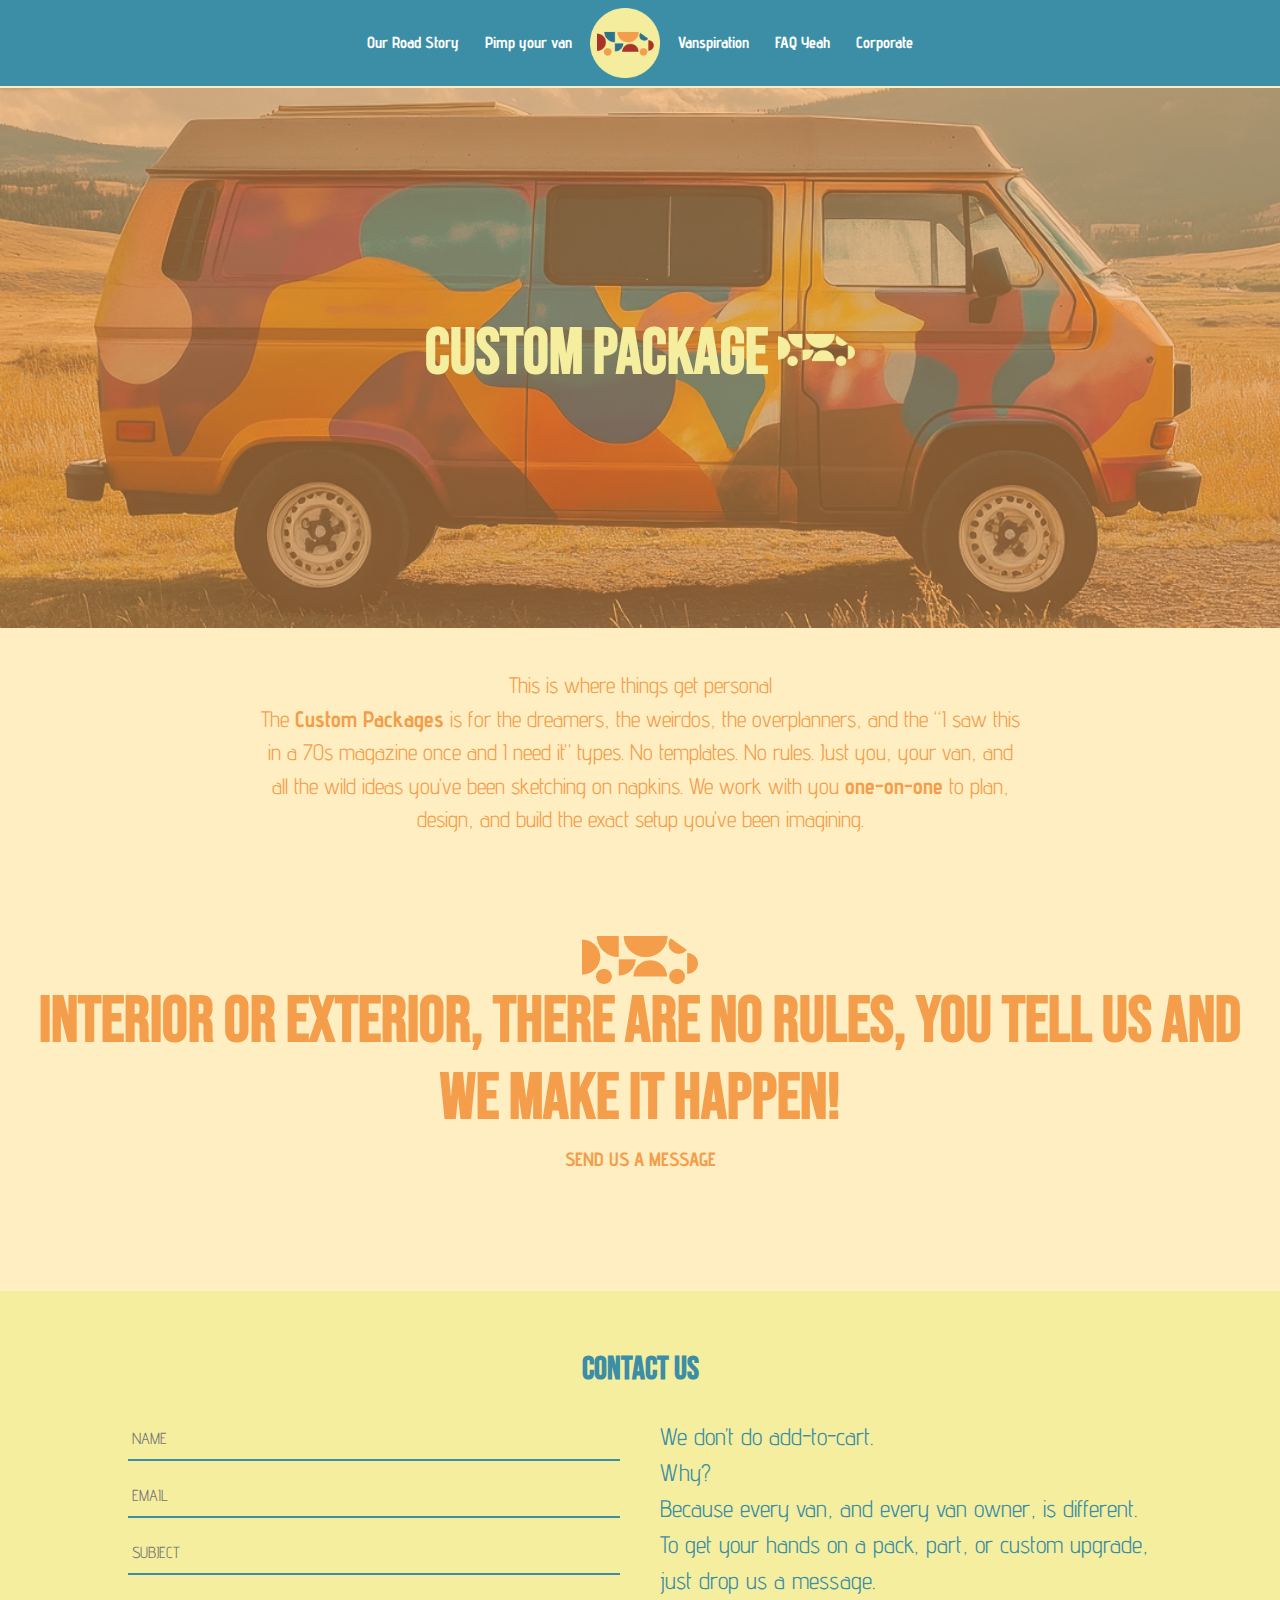
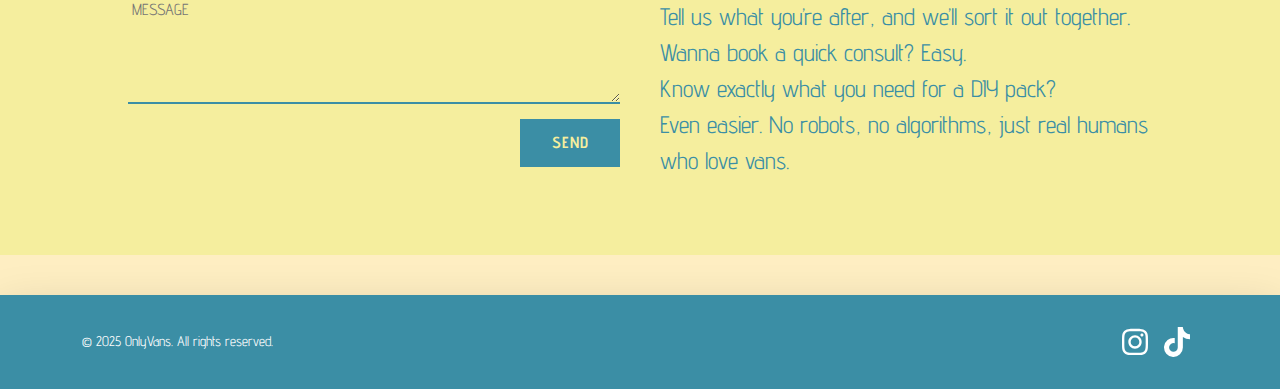
<file: custompack.html>
<!doctype html>
<html lang="en" class="h-100">
  <head>
    <meta charset="utf-8">
    <meta name="viewport" content="width=device-width, initial-scale=1">

    <!-- Bootstrap CSS -->
    <link href="https://cdn.jsdelivr.net/npm/bootstrap@5.3.3/dist/css/bootstrap.min.css" rel="stylesheet" integrity="sha384-QWTKZyjpPEjISv5WaRU9OFeRpok6YctnYmDr5pNlyT2bRjXh0JMhjY6hW+ALEwIH" crossorigin="anonymous">

    <!-- Own Styles -->
    <link rel="stylesheet" href="css/styles.css">

    <!-- Bootstrap Javascript -->
    <script src="https://cdn.jsdelivr.net/npm/bootstrap@5.3.3/dist/js/bootstrap.bundle.min.js" integrity="sha384-YvpcrYf0tY3lHB60NNkmXc5s9fDVZLESaAA55NDzOxhy9GkcIdslK1eN7N6jIeHz" crossorigin="anonymous"></script>

    <title>Individual Packages</title>
  </head>
  <body class="h-100 d-flex flex-column">

    <!-- Navigation Bar -->
    <nav class="navbar navbar-expand-lg navbar-light fixed-top">
      <div class="container-fluid">
        <button class="navbar-toggler" type="button" data-bs-toggle="collapse" data-bs-target="#navbarNav" aria-controls="navbarNav" aria-expanded="false" aria-label="Toggle navigation">
          <span class="navbar-toggler-icon"></span>
        </button>
        <div class="collapse navbar-collapse justify-content-center" id="navbarNav">
          <ul class="navbar-nav mx-auto">
            <li class="nav-item">
              <a class="nav-link" href="ourRoadStory.html">Our Road Story</a>
            </li>
            <li class="nav-item">
              <a class="nav-link" href="pimpYourVan.html">Pimp your van</a>
            </li>
            <li class="nav-item">
              <a href="index.html">
                <img src="images/logofundo.png" width="70" alt="OnlyVans Logo">
              </a>
            </li>
            <li class="nav-item">
              <a class="nav-link" href="vanspiration.html">Vanspiration</a>
            </li>
            <li class="nav-item">
              <a class="nav-link" href="faq.html">FAQ Yeah</a>
            </li>
            <li class="nav-item">
              <a class="nav-link" href="corporate.html">Corporate</a>
            </li>
          </ul>
        </div>
      </div>
    </nav>

    <!-- Hero Section -->
    <main class="text-center mt-5">
      <header class="text-center background-banner" style="background-image: url('images/packs/custom-v2.png');">
        <h1 class="text-yellow">
          CUSTOM PACKAGE <img src="images/logo/logo-yellow.png" alt="Van Logo">
        </h1>
      </header>
      <p class="intro text-orange" >
        This is where things get personal <br>
        The <strong>Custom Packages</strong> is for the dreamers, the weirdos, the overplanners, and the “I saw this in a 70s magazine once and I need it” types. No templates. No rules. Just you, your van, and all the wild ideas you’ve been sketching on napkins. We work with you <strong>one-on-one</strong> to plan, design, and build the exact setup you’ve been imagining.
      </p>
      <section class="text-center sendsection">
        <img src="images/logo/logo-orange.png"/>
        <h1 class="text-orange">
          interior or exterior, there are no rules, you tell us and we make it happen!</h1>
        <h6 class="text-orange">
          <strong>SEND US A MESSAGE </strong>
        </h6>
      </section>

      <!-- CONTACT -->
    <section class="bg-yellow text-blue contact-section">
      <h2 class="text-blue">CONTACT US</h2>
      <div class="contact-container">
        <form class="contact-form">
          <input type="text" placeholder="NAME" required>
          <input type="email" placeholder="EMAIL" required>
          <input type="text" placeholder="SUBJECT">
          <textarea placeholder="MESSAGE" rows="4" required></textarea>
          <button type="submit">SEND</button>
        </form>

        <div class="contact-text">
          <p>We don’t do add-to-cart.<br>
            Why?<br>
            Because every van, and every van owner, is different. To get your hands on a pack, part, or custom upgrade,
            just drop us a message.<br>
            Tell us what you’re after, and we’ll sort it out together.
            Wanna book a quick consult? Easy.<br>
            Know exactly what you need for a DIY pack?<br>
            Even easier. No robots, no algorithms, just real humans who love vans.</p>
        </div>
      </div>
    </section>
    </main>

  <!-- A footer with socials -->
  <footer class="custom-footer shadow-lg mt-auto py-4">
    <div class="container d-flex flex-column flex-md-row justify-content-between align-items-center text-center text-md-start">
      <p class="mb-2 mb-md-0">
        © 2025 OnlyVans. All rights reserved.
      </p>
      <ul class="list-unstyled d-flex align-items-center mb-0">
        <li>
          <a href="https://www.instagram.com/onlyvans.buas?igsh=Y2phdXBzODJiZGwz" target="_blank">
            <img class="m-2 social-icon" src="images/social/instagram.svg" alt="Instagram" width="26">
          </a>
        </li>
        <li>
          <a href="https://www.tiktok.com/@onlyvans.nl?_t=ZG-8vaVFimVZBZ&_r=1" target="_blank">
            <img class="m-2 social-icon" src="images/social/tiktok.svg" alt="TikTok" width="26">
          </a>
        </li>
      </ul>
    </div>
  </footer>



  </body>
</html>
</file>
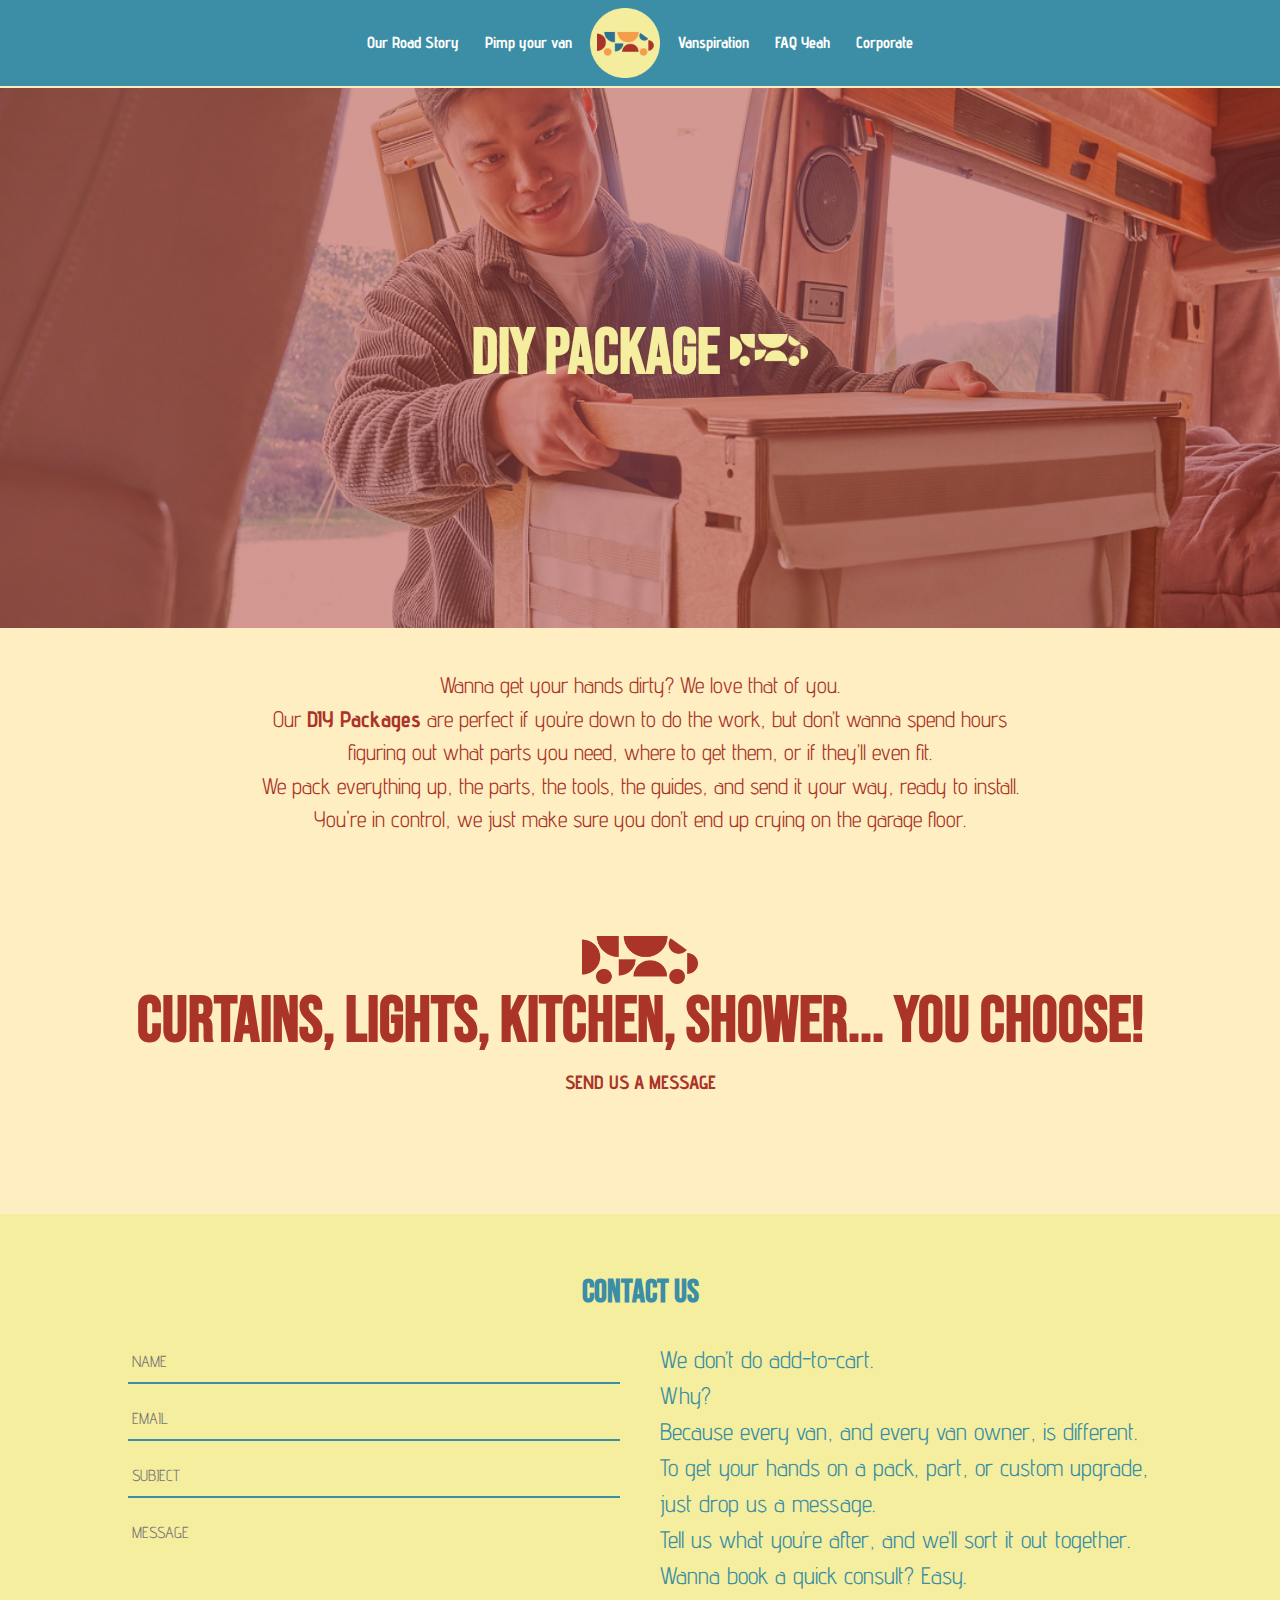
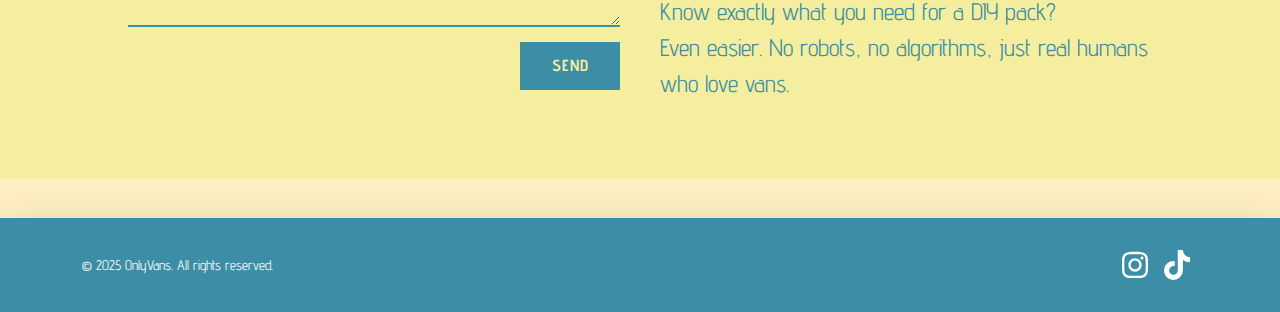
<file: diypack.html>
<!doctype html>
<html lang="en" class="h-100">

<head>
    <meta charset="utf-8">
    <meta name="viewport" content="width=device-width, initial-scale=1">

    <!-- Bootstrap CSS -->
    <link href="https://cdn.jsdelivr.net/npm/bootstrap@5.3.3/dist/css/bootstrap.min.css" rel="stylesheet"
        integrity="sha384-QWTKZyjpPEjISv5WaRU9OFeRpok6YctnYmDr5pNlyT2bRjXh0JMhjY6hW+ALEwIH" crossorigin="anonymous">

    <!-- Own Styles -->
    <link rel="stylesheet" href="css/styles.css">

    <!-- Bootstrap Javascript -->
    <script src="https://cdn.jsdelivr.net/npm/bootstrap@5.3.3/dist/js/bootstrap.bundle.min.js"
        integrity="sha384-YvpcrYf0tY3lHB60NNkmXc5s9fDVZLESaAA55NDzOxhy9GkcIdslK1eN7N6jIeHz"
        crossorigin="anonymous"></script>

    <title>Individual Packages</title>
</head>

<body class="h-100 d-flex flex-column">

    <!-- Navigation Bar -->
    <nav class="navbar navbar-expand-lg navbar-light fixed-top">
        <div class="container-fluid">
            <button class="navbar-toggler" type="button" data-bs-toggle="collapse" data-bs-target="#navbarNav"
                aria-controls="navbarNav" aria-expanded="false" aria-label="Toggle navigation">
                <span class="navbar-toggler-icon"></span>
            </button>
            <div class="collapse navbar-collapse justify-content-center" id="navbarNav">
                <ul class="navbar-nav mx-auto">
                    <li class="nav-item">
                        <a class="nav-link" href="ourRoadStory.html">Our Road Story</a>
                    </li>
                    <li class="nav-item">
                        <a class="nav-link" href="pimpYourVan.html">Pimp your van</a>
                    </li>
                    <li class="nav-item">
                        <a href="index.html">
                            <img src="images/logofundo.png" width="70" alt="OnlyVans Logo">
                        </a>
                    </li>
                    <li class="nav-item">
                        <a class="nav-link" href="vanspiration.html">Vanspiration</a>
                    </li>
                    <li class="nav-item">
                        <a class="nav-link" href="faq.html">FAQ Yeah</a>
                    </li>
                    <li class="nav-item">
                        <a class="nav-link" href="corporate.html">Corporate</a>
                    </li>
                </ul>
            </div>
        </div>
    </nav>

    <!-- Hero Section -->
    <main class="text-center mt-5">
        <header class="text-center background-banner" style="background-image: url('images/packs/diy-v2.png');">
            <h1 class="text-yellow">
              DIY PACKAGE <img src="images/logo/logo-yellow.png" alt="Van Logo">
            </h1>
        </header>
        <p class="intro text-red" >
            Wanna get your hands dirty? We love that of you. <br>
            Our <strong>DIY Packages</strong> are perfect if you’re down to do the work, but don’t wanna spend hours 
            figuring out what parts you need, where to get them, or if they’ll even fit.
            <br>We pack everything up, the parts, the tools, the guides, and send it your way, ready to install. You're in control, 
            we just make sure you don’t end up crying on the garage floor.
        </p>

        <section class="text-center sendsection">
            <img src="images/logo/logo-red.png" />
            <h1 class="text-red">
                curtains, lights, kitchen, shower... you choose!</h1>
            <h6 class="text-red">
              <strong>SEND US A MESSAGE </strong>
            </h6>
        </section>


    <!-- CONTACT -->
        <section class="bg-yellow text-blue contact-section">
            <h2 class="text-blue">CONTACT US</h2>
            <div class="contact-container">
            <form class="contact-form">
                <input type="text" placeholder="NAME" required>
                <input type="email" placeholder="EMAIL" required>
                <input type="text" placeholder="SUBJECT">
                <textarea placeholder="MESSAGE" rows="4" required></textarea>
                <button type="submit">SEND</button>
            </form>
            <div class="contact-text">
                <p>We don’t do add-to-cart.<br>
                Why?<br>
                Because every van, and every van owner, is different. To get your hands on a pack, part, or custom upgrade,
                just drop us a message.<br>
                Tell us what you’re after, and we’ll sort it out together.
                Wanna book a quick consult? Easy.<br>
                Know exactly what you need for a DIY pack?<br>
                Even easier. No robots, no algorithms, just real humans who love vans.</p>
          </div>
        </div>
      </section>
    </main>

    <!-- A footer with socials -->
    <footer class="custom-footer shadow-lg mt-auto py-4">
        <div
            class="container d-flex flex-column flex-md-row justify-content-between align-items-center text-center text-md-start">
            <p class="mb-2 mb-md-0">
                © 2025 OnlyVans. All rights reserved.
            </p>
            <ul class="list-unstyled d-flex align-items-center mb-0">
                <li>
                    <a href="https://www.instagram.com/onlyvans.buas?igsh=Y2phdXBzODJiZGwz" target="_blank">
                        <img class="m-2 social-icon" src="images/social/instagram.svg" alt="Instagram" width="26">
                    </a>
                </li>
                <li>
                    <a href="https://www.tiktok.com/@onlyvans.nl?_t=ZG-8vaVFimVZBZ&_r=1" target="_blank">
                        <img class="m-2 social-icon" src="images/social/tiktok.svg" alt="TikTok" width="26">
                    </a>
                </li>
            </ul>
        </div>
    </footer>
</body>

</html>
</file>
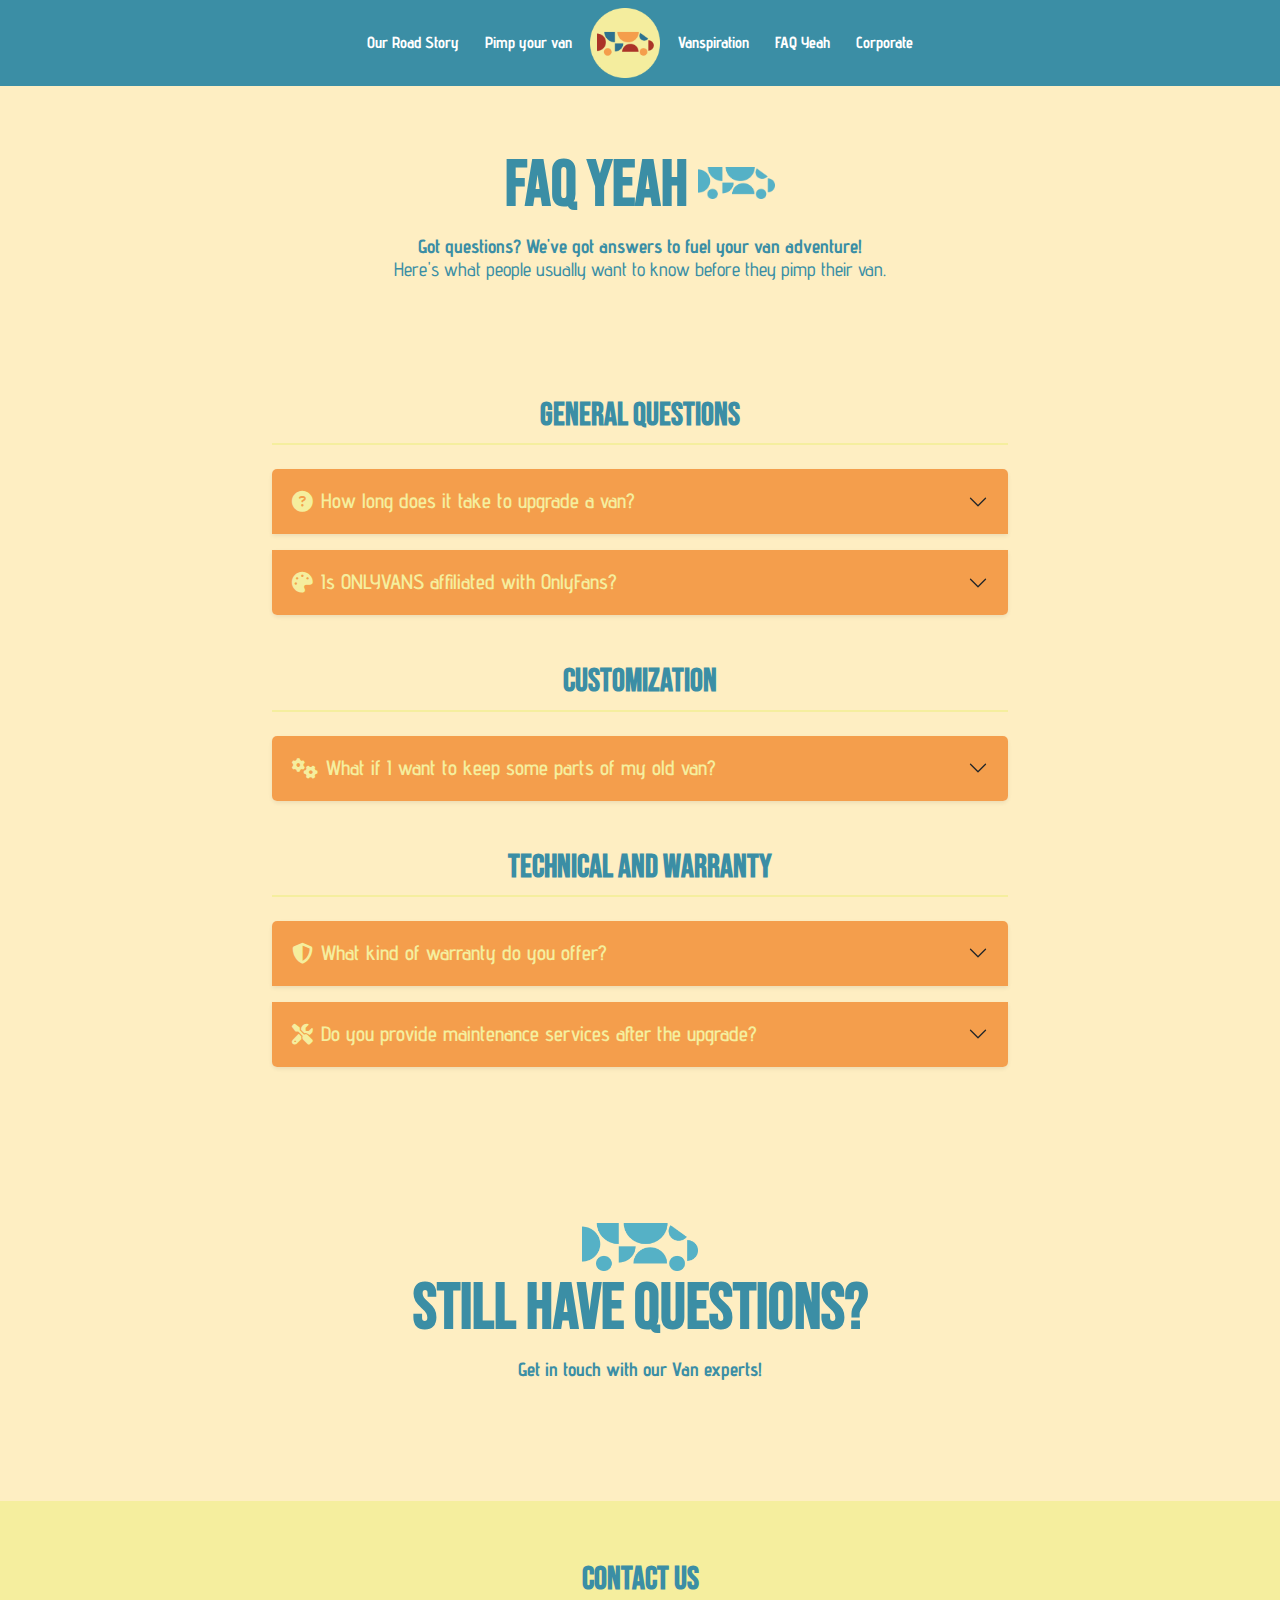
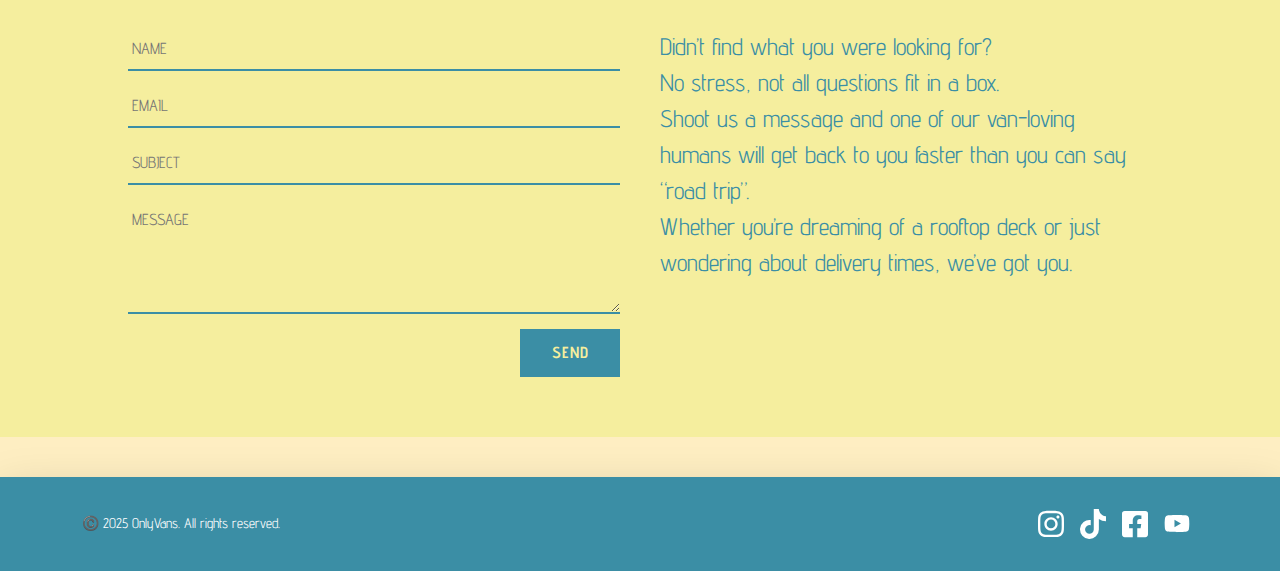
<file: faq.html>
<!doctype html>
<html lang="en" class="h-100">

<head>
  <meta charset="utf-8">
  <meta name="viewport" content="width=device-width, initial-scale=1">

  <!-- Bootstrap CSS -->
  <link href="https://cdn.jsdelivr.net/npm/bootstrap@5.3.3/dist/css/bootstrap.min.css" rel="stylesheet">
  <!-- Font Awesome for icons -->
  <link rel="stylesheet" href="https://cdnjs.cloudflare.com/ajax/libs/font-awesome/6.4.0/css/all.min.css">
  <link rel="stylesheet" href="css/styles.css">

  <title>FAQ Yeah - OnlyVans</title>

</head>

<body class="h-100 d-flex flex-column">
  <!-- Navigation Bar -->
  <nav class="navbar navbar-expand-lg navbar-light fixed-top">
    <div class="container-fluid">
      <button class="navbar-toggler" type="button" data-bs-toggle="collapse" data-bs-target="#navbarNav">
        <span class="navbar-toggler-icon"></span>
      </button>
      <div class="collapse navbar-collapse justify-content-center" id="navbarNav">
        <ul class="navbar-nav mx-auto">
          <li class="nav-item">
            <a class="nav-link" href="ourRoadStory.html">Our Road Story</a>
          </li>
          <li class="nav-item">
            <a class="nav-link" href="pimpYourVan.html">Pimp your van</a>
          </li>
          <li class="nav-item">
            <a href="index.html">
              <img src="images/logofundo.png" width="70" alt="OnlyVans Logo">
            </a>
          </li>
          <li class="nav-item">
            <a class="nav-link" href="vanspiration.html">Vanspiration</a>
          </li>
          <li class="nav-item">
            <a class="nav-link active" href="faq.html">FAQ Yeah</a>
          </li>
          <li class="nav-item">
            <a class="nav-link" href="corporate.html">Corporate</a>
          </li>
        </ul>
      </div>
    </div>
  </nav>
  <!-- FAQ Section -->
  <main class="flex-grow-1 text-center mt-5" id="faqSection">
    <header class="text-center">
      <h1 class="text-blue">
        FAQ Yeah <img src="images/logo/logo-blue.png" alt="Van Logo">
      </h1>
      <h4 class="text-blue">
        <strong>Got questions? We've got answers to fuel your van adventure!</strong><br>
        Here's what people usually want to know before they pimp their van.
      </h4>
    </header>
    <section class="container py-5">
      <div class="row">
        <div class="col-lg-8 mx-auto">
          <!-- General Questions -->
          <div class="faq-category">
            <h2 class="text-uppercase">General Questions</h2>
            <div class="accordion" id="generalAccordion">
              <div class="accordion-item mb-3 border-0 shadow-sm">
                <h3 class="accordion-header" id="headingOne">
                  <button class="accordion-button collapsed" type="button" data-bs-toggle="collapse"
                    data-bs-target="#collapseOne">
                    <i class="fas fa-question-circle me-2"></i> How long does it take to upgrade a van?
                  </button>
                </h3>
                <div id="collapseOne" class="accordion-collapse collapse" data-bs-parent="#generalAccordion">
                  <div class="accordion-body">
                    <p>Between 1 to 3 weeks, depends on the pack you choose. Basic takes about a week, Premium can take
                      three. We’ll give you a clear timeline in your consult.</p>
                    <p>Custom designs may require additional time. We'll provide a detailed timeline during your free
                      consultation.</p>
                  </div>
                </div>
              </div>
				
				 <div class="accordion-item mb-3 border-0 shadow-sm">
                <h3 class="accordion-header" id="headingTwo">
                  <button class="accordion-button collapsed" type="button" data-bs-toggle="collapse"
                    data-bs-target="#collapseTwo">
                    <i class="fas fa-palette me-2"></i> Is ONLYVANS affiliated with OnlyFans?

                  </button>
                </h3>
                <div id="collapseTwo" class="accordion-collapse collapse" data-bs-parent="#generalAccordion">
                  <div class="accordion-body">
                    <p>Nope. Zero connection. We’re a completely independent brand focused on van culture and lifestyle. The name is a playful nod, sure, but legally speaking, it’s a parody, and our world revolves around wheels, not webcams.</p>
                    
                  </div>
                </div>
              </div>
            </div>
          </div>

          <!-- Customization Questions -->
          <div class="faq-category">
            <h2 class="text-uppercase">Customization</h2>
            <div class="accordion" id="customizationAccordion">
              <div class="accordion-item mb-3 border-0 shadow-sm">
                <h3 class="accordion-header" id="headingThree">
                  <button class="accordion-button collapsed" type="button" data-bs-toggle="collapse"
                    data-bs-target="#collapseThree">
                    <i class="fas fa-cogs me-2"></i> What if I want to keep some parts of my old van?
                  </button>
                </h3>
                <div id="collapseThree" class="accordion-collapse collapse" data-bs-parent="#customizationAccordion">
                  <div class="accordion-body">
                    <p>No worries, we specialize in blending the old with the new! We can:</p>
                    <ul>
                      <ul>Upgrade around your must-keep features</ul>
                      <ul>Refurbish existing components to match new additions</ul>
                      <ul>Create custom solutions to integrate old and new elements</ul>
                    </ul>
                    <p>Just let us know what sentimental or functional parts you'd like to preserve during your
                      consultation.</p>
                  </div>
                </div>
              </div>
            </div>
          </div>

          <!-- Technical Questions -->
          <div class="faq-category">
            <h2 class="text-uppercase">Technical and Warranty</h2>
            <div class="accordion" id="techAccordion">
              <div class="accordion-item mb-3 border-0 shadow-sm">
                <h3 class="accordion-header" id="headingFive">
                  <button class="accordion-button collapsed" type="button" data-bs-toggle="collapse"
                    data-bs-target="#collapseFive">
                    <i class="fas fa-shield-alt me-2"></i> What kind of warranty do you offer?
                  </button>
                </h3>
                <div id="collapseFive" class="accordion-collapse collapse" data-bs-parent="#techAccordion">
                  <div class="accordion-body">
                    <p>We stand behind our work with comprehensive warranty coverage:</p>
                    <ul>
                      <ul><strong>Workmanship:</strong> 2 years on all labor</ul>
                      <ul><strong>Materials:</strong> 1 year on all materials</ul>
                      <ul><strong>Electrical Systems:</strong> 3 years</ul>
                      <ul><strong>Structural Modifications:</strong> Lifetime guarantee</ul>
                    </ul>
                    <p>Extended warranty options are available for purchase.</p>
                  </div>
                </div>
              </div>

              <div class="accordion-item mb-3 border-0 shadow-sm">
                <h3 class="accordion-header" id="headingSix">
                  <button class="accordion-button collapsed" type="button" data-bs-toggle="collapse"
                    data-bs-target="#collapseSix">
                    <i class="fas fa-tools me-2"></i> Do you provide maintenance services after the upgrade?
                  </button>
                </h3>
                <div id="collapseSix" class="accordion-collapse collapse" data-bs-parent="#techAccordion">
                  <div class="accordion-body">
                    <p>Yes! We offer several post-upgrade services:</p>
                    <ul>
                      <ul><strong>Scheduled Maintenance:</strong> Biannual check-ups to keep your van in top condition
                      </ul>
                      <ul><strong>Emergency Repairs:</strong> Priority service for warranty and non-warranty work</ul>
                      <ul><strong>Upgrade Services:</strong> Add new features to your existing setup</ul>
                      <ul><strong>Mobile Service:</strong> We'll come to you for minor issues</ul>
                    </ul>
                    <p>Ask about our Van Care Club membership for discounted services.</p>
                  </div>
                </div>
              </div>
            </div>
          </div>
        </div>
      </div>
    </section>

    <section class="text-center sendsection">
      <img src="images/logo/logo-blue.png" />
      <h1 class="text-blue">
          Still have Questions?</h1>
      <h6 class="text-blue">
        <strong>Get in touch with our Van experts! </strong>
      </h6>
    </section>

    <!-- CONTACT -->
    <section class="bg-yellow text-blue contact-section">
      <h2 class="text-blue">CONTACT US</h2>
      <div class="contact-container">
        <form class="contact-form">
          <input type="text" placeholder="NAME" required>
          <input type="email" placeholder="EMAIL" required>
          <input type="text" placeholder="SUBJECT">
          <textarea placeholder="MESSAGE" rows="4" required></textarea>
          <button type="submit">SEND</button>
        </form>

        <div class="contact-text">
          <p>
            Didn’t find what you were looking for?<br>
            No stress, not all questions fit in a box. <br>Shoot us a message and one of our van-loving humans will
            get back to you faster than you can say “road trip”.<br>
            Whether you’re dreaming of a rooftop deck or just wondering about delivery times, we’ve got you.
          </p>
        </div>
      </div>
    </section>
  </main>

  <!-- Footer -->
  <footer class="custom-footer shadow-lg mt-auto py-4">
    <div
      class="container d-flex flex-column flex-md-row justify-content-between align-items-center text-center text-md-start">
      <p class="mb-2 mb-md-0">
        ©️ 2025 OnlyVans. All rights reserved.
      </p>
      <ul class="list-unstyled d-flex align-items-center mb-0">
        <li>
          <a href="https://www.instagram.com/onlyvans.buas" target="_blank">
            <img class="m-2 social-icon" src="images/social/instagram.svg" alt="Instagram" width="26">
          </a>
        </li>
        <li>
          <a href="https://www.tiktok.com/@onlyvans.nl" target="_blank">
            <img class="m-2 social-icon" src="images/social/tiktok.svg" alt="TikTok" width="26">
          </a>
        </li>
        <li>
          <a href="#" target="_blank">
            <img class="m-2 social-icon" src="images/social/facebook.svg" alt="Facebook" width="26">
          </a>
        </li>
        <li>
          <a href="#" target="_blank">
            <img class="m-2 social-icon" src="images/social/youtube.svg" alt="YouTube" width="26">
          </a>
        </li>
      </ul>
    </div>
  </footer>

  <!-- Bootstrap JS -->
  <script src="https://cdn.jsdelivr.net/npm/bootstrap@5.3.3/dist/js/bootstrap.bundle.min.js"></script>
  <!-- Back to Top Button -->
  <script>
  </script>
</body>

</html>
</file>
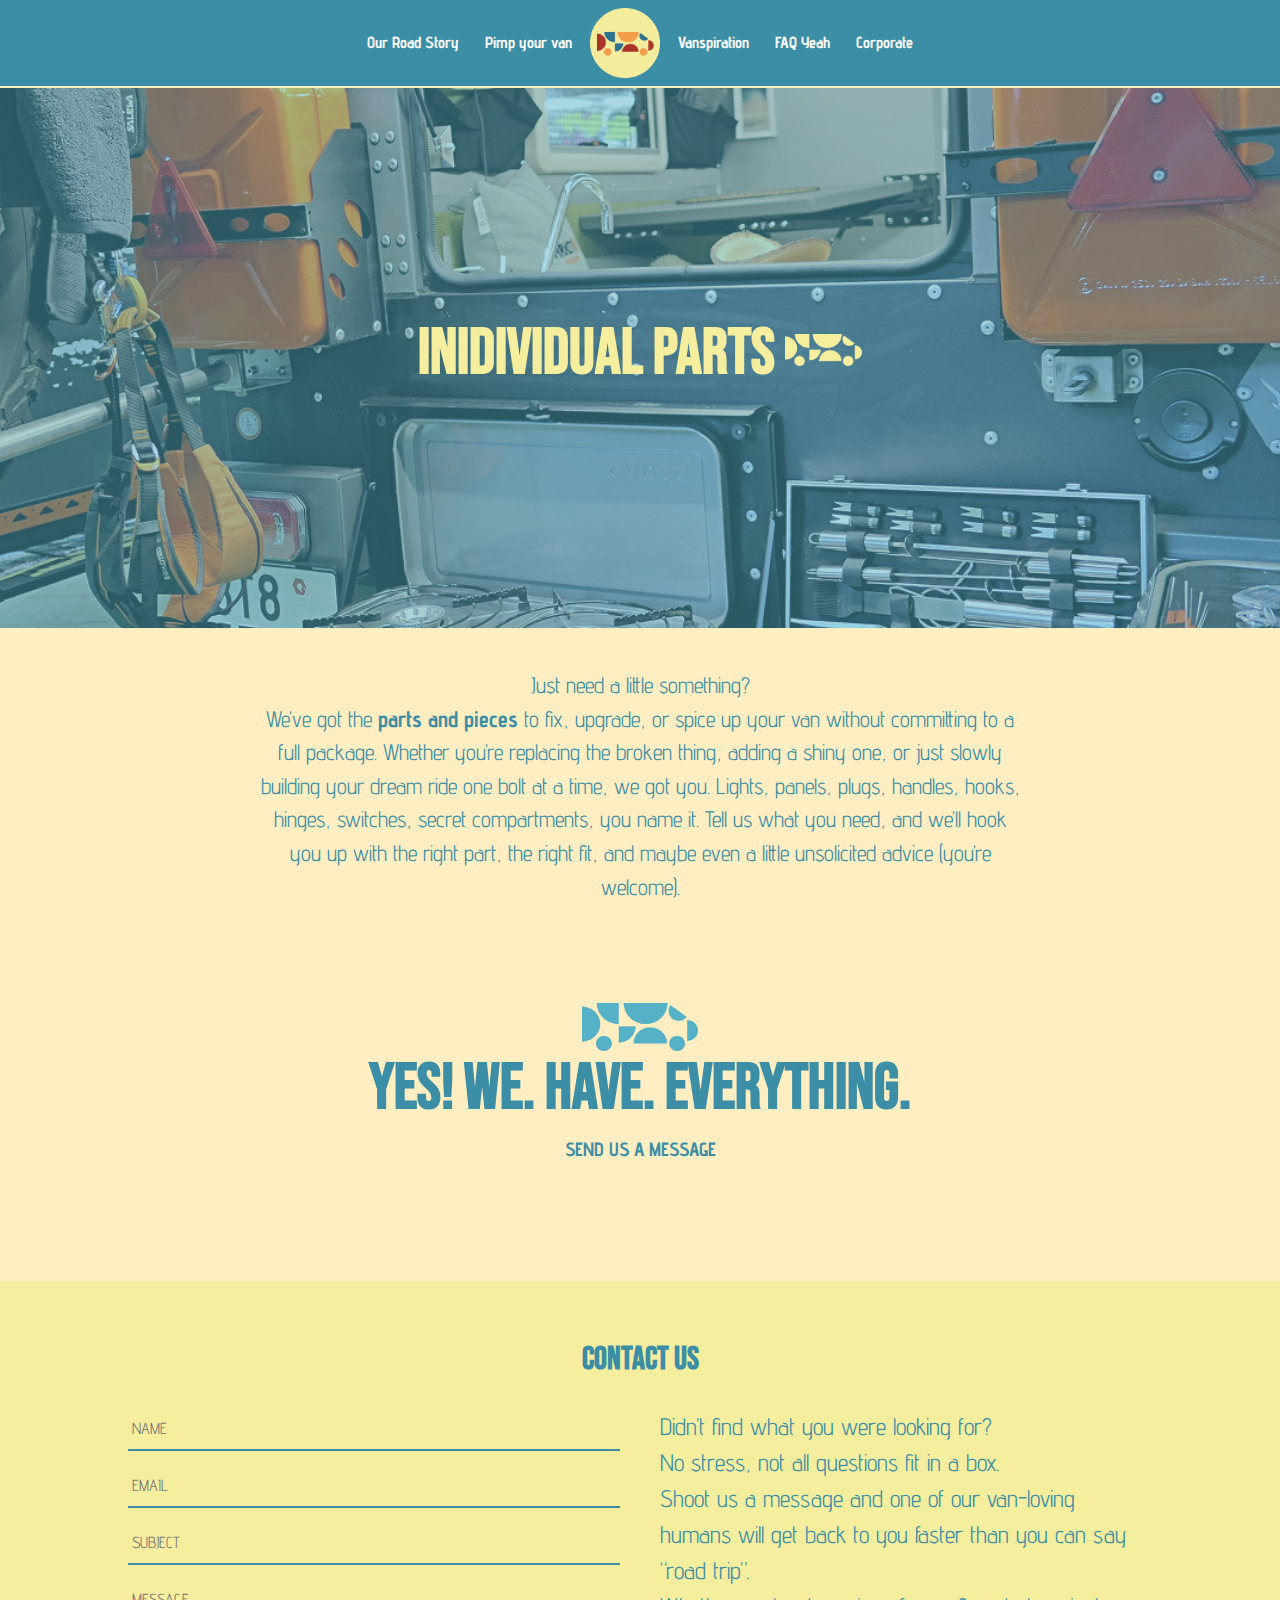
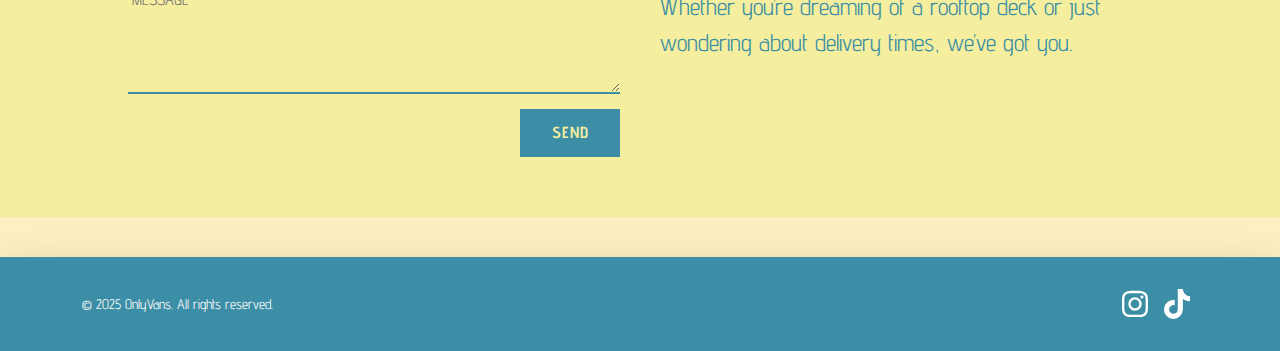
<file: individualpack.html>
<!doctype html>
<html lang="en" class="h-100">

<head>
  <meta charset="utf-8">
  <meta name="viewport" content="width=device-width, initial-scale=1">

  <!-- Bootstrap CSS -->
  <link href="https://cdn.jsdelivr.net/npm/bootstrap@5.3.3/dist/css/bootstrap.min.css" rel="stylesheet"
    integrity="sha384-QWTKZyjpPEjISv5WaRU9OFeRpok6YctnYmDr5pNlyT2bRjXh0JMhjY6hW+ALEwIH" crossorigin="anonymous">

  <!-- Own Styles -->
  <link rel="stylesheet" href="css/styles.css">

  <!-- Bootstrap Javascript -->
  <script src="https://cdn.jsdelivr.net/npm/bootstrap@5.3.3/dist/js/bootstrap.bundle.min.js"
    integrity="sha384-YvpcrYf0tY3lHB60NNkmXc5s9fDVZLESaAA55NDzOxhy9GkcIdslK1eN7N6jIeHz"
    crossorigin="anonymous"></script>

  <title>Individual Parts</title>
</head>

<body class="h-100 d-flex flex-column">

  <!-- Navigation Bar -->
  <nav class="navbar navbar-expand-lg navbar-light fixed-top">
    <div class="container-fluid">
      <button class="navbar-toggler" type="button" data-bs-toggle="collapse" data-bs-target="#navbarNav"
        aria-controls="navbarNav" aria-expanded="false" aria-label="Toggle navigation">
        <span class="navbar-toggler-icon"></span>
      </button>
      <div class="collapse navbar-collapse justify-content-center" id="navbarNav">
        <ul class="navbar-nav mx-auto">
          <li class="nav-item">
            <a class="nav-link" href="ourRoadStory.html">Our Road Story</a>
          </li>
          <li class="nav-item">
            <a class="nav-link" href="pimpYourVan.html">Pimp your van</a>
          </li>
          <li class="nav-item">
            <a href="index.html">
              <img src="images/logofundo.png" width="70" alt="OnlyVans Logo">
            </a>
          </li>
          <li class="nav-item">
            <a class="nav-link" href="vanspiration.html">Vanspiration</a>
          </li>
          <li class="nav-item">
            <a class="nav-link" href="faq.html">FAQ Yeah</a>
          </li>
          <li class="nav-item">
            <a class="nav-link" href="corporate.html">Corporate</a>
          </li>
        </ul>
      </div>
    </div>
  </nav>

  <!-- Hero Section -->
  <main class="text-center mt-5">
    <header class="text-center background-banner" style="background-image: url('images/packs/individual-v2.png');">
      <h1 class="text-yellow ">
        INIDIVIDUAL PARTS <img src="images/logo/logo-yellow.png" alt="Van Logo">
      </h1>
    </header>
    <p class="intro text-blue" >
      Just need a little something? <br>
      We’ve got the <strong>parts and pieces</strong> to fix, upgrade, or spice up your van without committing to a
      full package. Whether you’re replacing the broken thing, adding a shiny one, or just slowly building your dream
      ride one bolt at a time, we got you.
      Lights, panels, plugs, handles, hooks, hinges, switches, secret compartments, you name it.
      Tell us what you need, and we’ll hook you up with the right part, the right fit, and maybe even a little
      unsolicited advice (you’re welcome).
    </p>
    <section class="text-center sendsection">
      <img src="images/logo/logo-blue.png" />
      <h1 class="text-blue">
        yes! we. have. everything.</h1>
      <h6 class="text-blue">
        <strong>SEND US A MESSAGE </strong>
      </h6>
  </section>

    <!-- CONTACT -->
    <section class="bg-yellow text-blue contact-section">
      <h2 class="text-blue">CONTACT US</h2>
      <div class="contact-container">
        <form class="contact-form">
          <input type="text" placeholder="NAME" required>
          <input type="email" placeholder="EMAIL" required>
          <input type="text" placeholder="SUBJECT">
          <textarea placeholder="MESSAGE" rows="4" required></textarea>
          <button type="submit">SEND</button>
        </form>

        <div class="contact-text">
          <p>
            Didn’t find what you were looking for?<br>
            No stress, not all questions fit in a box. <br>Shoot us a message and one of our van-loving humans will
            get back to you faster than you can say “road trip”.<br>
            Whether you’re dreaming of a rooftop deck or just wondering about delivery times, we’ve got you.
          </p>
        </div>
      </div>
    </section>
  </main>

  <!-- A footer with socials -->
  <footer class="custom-footer shadow-lg mt-auto py-4">
    <div
      class="container d-flex flex-column flex-md-row justify-content-between align-items-center text-center text-md-start">
      <p class="mb-2 mb-md-0">
        © 2025 OnlyVans. All rights reserved.
      </p>
      <ul class="list-unstyled d-flex align-items-center mb-0">
        <li>
          <a href="https://www.instagram.com/onlyvans.buas?igsh=Y2phdXBzODJiZGwz" target="_blank">
            <img class="m-2 social-icon" src="images/social/instagram.svg" alt="Instagram" width="26">
          </a>
        </li>
        <li>
          <a href="https://www.tiktok.com/@onlyvans.nl?_t=ZG-8vaVFimVZBZ&_r=1" target="_blank">
            <img class="m-2 social-icon" src="images/social/tiktok.svg" alt="TikTok" width="26">
          </a>
        </li>
      </ul>
    </div>
  </footer>
</body>
</html>
</file>
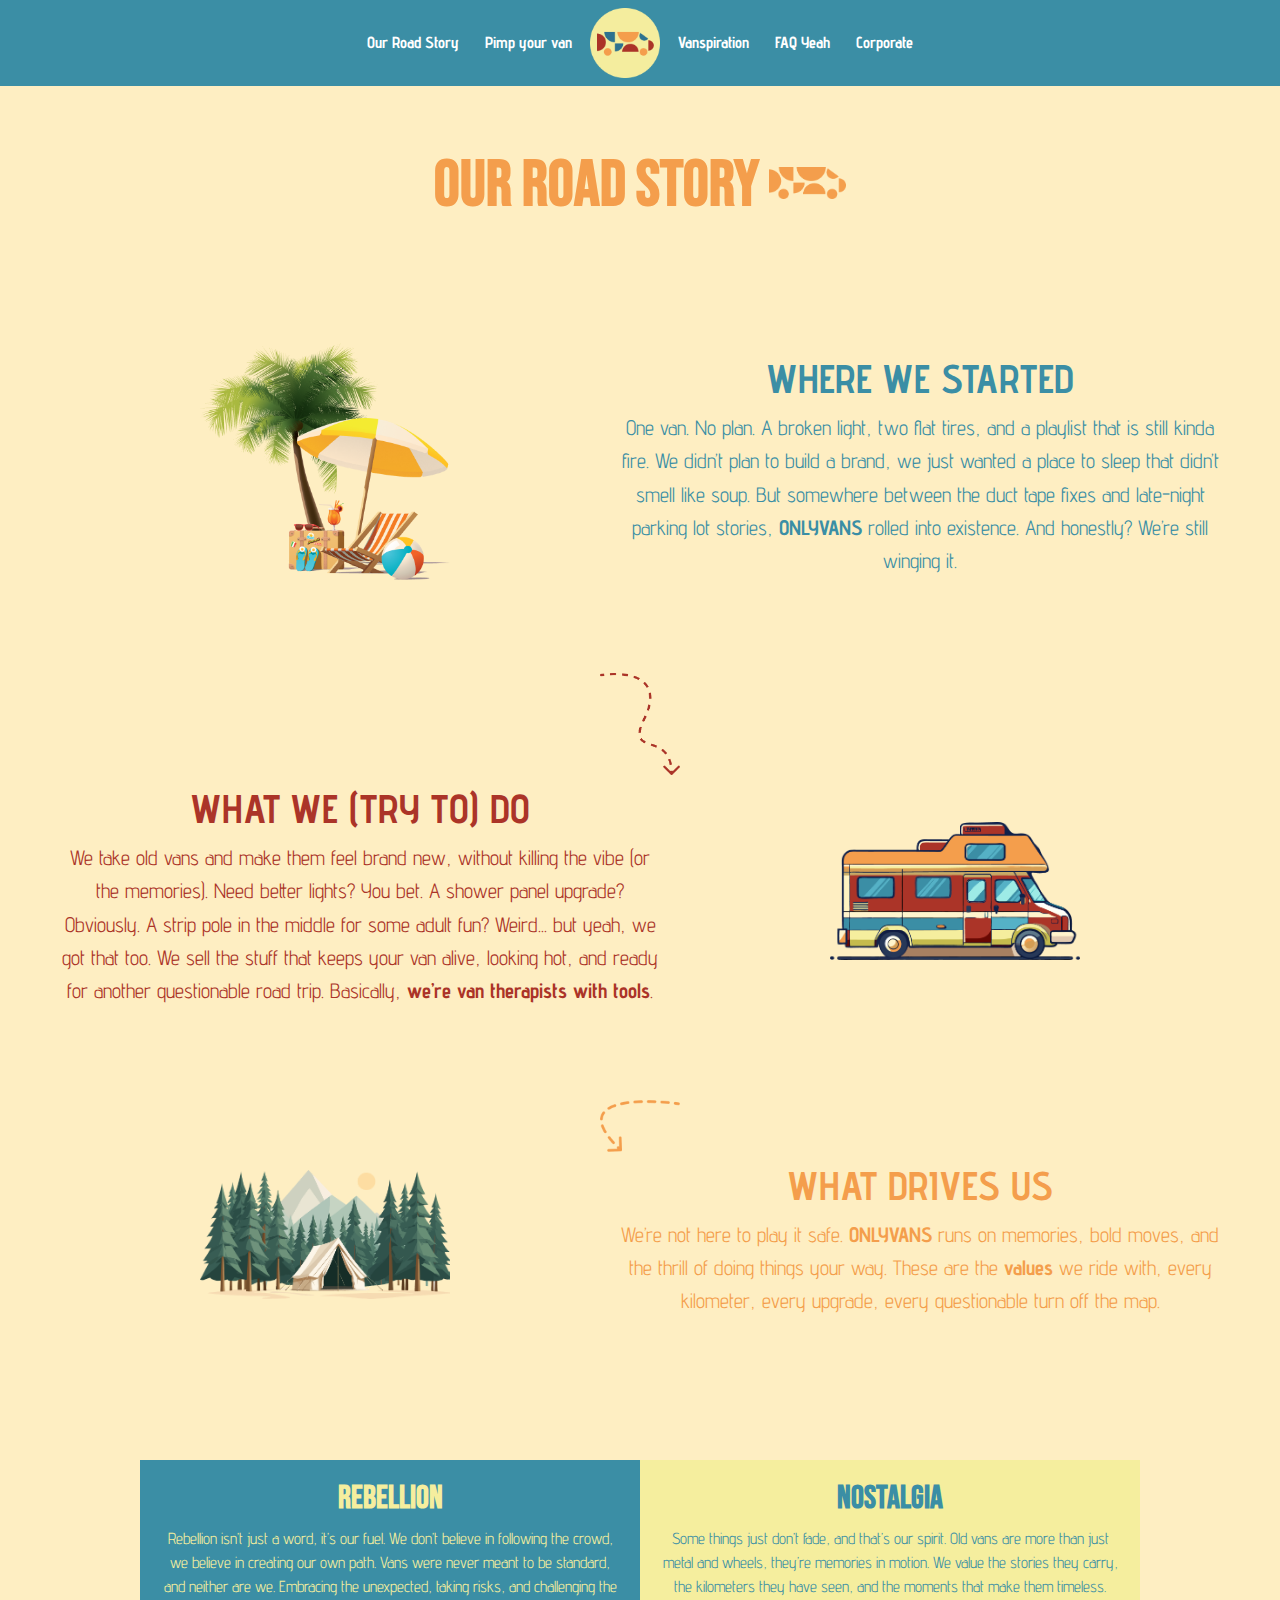
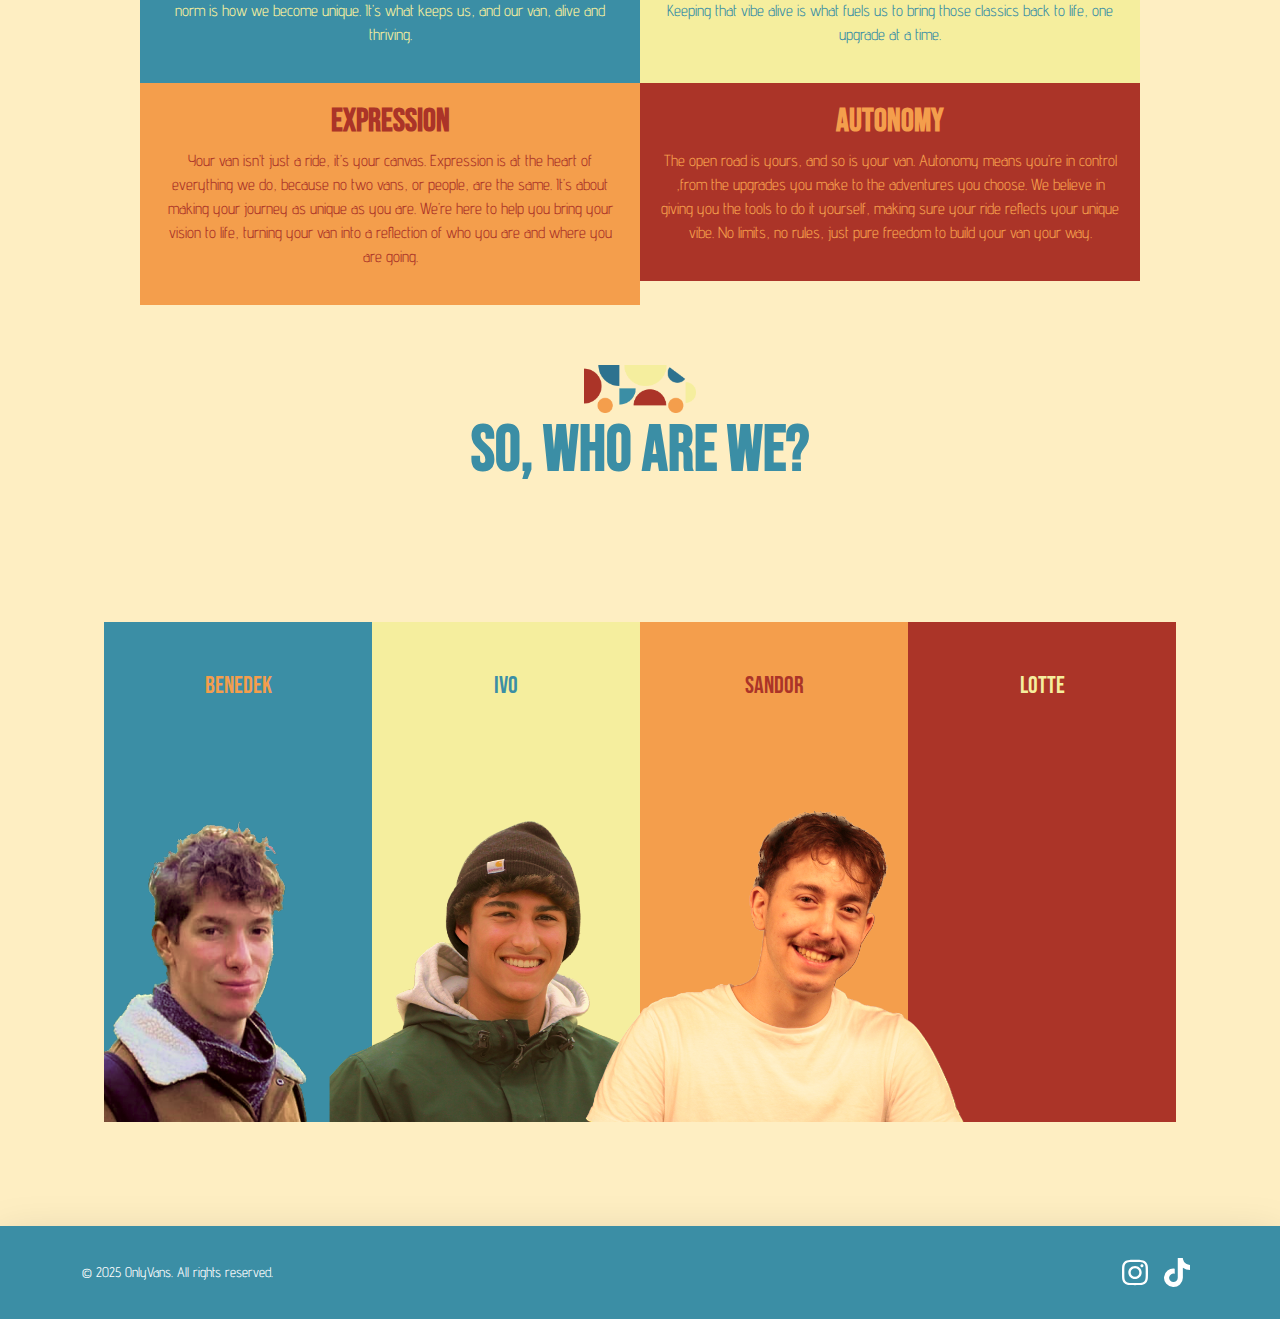
<file: ourRoadStory.html>
<!doctype html>
<html lang="en" class="h-100">

<head>
  <meta charset="utf-8">
  <meta name="viewport" content="width=device-width, initial-scale=1">

  <!-- Bootstrap CSS -->
  <link href="https://cdn.jsdelivr.net/npm/bootstrap@5.3.3/dist/css/bootstrap.min.css" rel="stylesheet"
    integrity="sha384-QWTKZyjpPEjISv5WaRU9OFeRpok6YctnYmDr5pNlyT2bRjXh0JMhjY6hW+ALEwIH" crossorigin="anonymous">

  <!-- Own Styles -->
  <link rel="stylesheet" href="css/styles.css">

  <!-- Bootstrap Javascript -->
  <script src="https://cdn.jsdelivr.net/npm/bootstrap@5.3.3/dist/js/bootstrap.bundle.min.js"
    integrity="sha384-YvpcrYf0tY3lHB60NNkmXc5s9fDVZLESaAA55NDzOxhy9GkcIdslK1eN7N6jIeHz"
    crossorigin="anonymous"></script>

  <title>Our Road Story</title>

  <!-- Google Analytics code goes just below here (check PRJ4 Guide for details) -->

  <!-- End of Google Analytics code -->

</head>

<body class="h-100 d-flex flex-column">

  <!-- Navigation Bar -->
  <nav class="navbar navbar-expand-lg navbar-light fixed-top">
    <div class="container-fluid">
      <button class="navbar-toggler" type="button" data-bs-toggle="collapse" data-bs-target="#navbarNav"
        aria-controls="navbarNav" aria-expanded="false" aria-label="Toggle navigation">
        <span class="navbar-toggler-icon"></span>
      </button>
      <div class="collapse navbar-collapse justify-content-center" id="navbarNav">
        <ul class="navbar-nav mx-auto">
          <li class="nav-item">
            <a class="nav-link" href="ourRoadStory.html">Our Road Story</a>
          </li>
          <li class="nav-item">
            <a class="nav-link" href="pimpYourVan.html">Pimp your van</a>
          </li>
          <li class="nav-item d-flex align-items-center">
            <a href="index.html">
              <img src="images/logofundo.png" width="70" alt="OnlyVans Logo">
            </a>
          </li>
          <li class="nav-item">
            <a class="nav-link" href="vanspiration.html">Vanspiration</a>
          </li>
          <li class="nav-item">
            <a class="nav-link" href="faq.html">FAQ Yeah</a>
          </li>
          <li class="nav-item">
            <a class="nav-link" href="corporate.html">Corporate</a>
          </li>
        </ul>
      </div>
    </div>
  </nav>

  <main class="text-center mt-5">
    <header class="text-center">
      <h1 class="text-orange text-uppercase">
        Our Road Story <img src="images/logo/logo-orange.png" alt="Van Logo">
      </h1>
    </header>

    <section class="story-section">
      <div class="story-row">
        <img src="images/beach.png" class="icon" alt="Palm Beach" />
        <div class="text text-blue">
          <h3>Where we started</h3>
          <p>
            One van. No plan. A broken light, two flat tires, and a playlist that is still kinda fire. We didn’t plan to build a brand, we just wanted a place to sleep that didn’t smell like soup.
            But somewhere between the duct tape fixes and late-night parking lot stories, <strong>ONLYVANS</strong>
            rolled into existence.
            And honestly? We’re still winging it.
          </p>
        </div>
      </div>
      <img src="images/arrow1.png" class="arrow" alt="Arrow 1" />
      <div class="story-row">
        <img src="images/van-red.png" class="icon" alt="Van" />
        <div class="text  text-red">
          <h3>What we (try to) do</h3>
          <p>
            We take old vans and make them feel brand new, without killing the vibe (or the memories). Need better
            lights? You bet.
            A shower panel upgrade? Obviously. A strip pole in the middle for some adult fun? Weird... but yeah, we got
            that too.
            We sell the stuff that keeps your van alive, looking hot, and ready for another questionable road trip.
            Basically, <strong>we’re van therapists with tools</strong>.
          </p>
        </div>
      </div>
      <img src="images/arrow2.png" class="arrow" alt="Arrow 2" />
      <div class="story-row">
        <img src="images/nature.png" width="700px" class="icon" alt="Forest" />
        <div class="text text-orange">
          <h3>What drives us</h3>
          <p>
            We’re not here to play it safe. <strong>ONLYVANS</strong> runs on memories, bold moves, and the thrill of
            doing things your way.
            These are the <strong>values</strong> we ride with, every kilometer, every upgrade, every questionable turn off
            the map.
          </p>
        </div>
      </div>
    </section>

    <!--part 2-->
    <div class="split2">
      <div class="bg-blue text-yellow">
        <h2>REBELLION</h2>
        <p>
          Rebellion isn’t just a word, it’s our fuel. We don’t believe in following the crowd, we believe in creating
          our own path. Vans were never meant to be standard, and neither are we. Embracing the unexpected, taking
          risks, and challenging the norm is how we become unique.
          It’s what keeps us, and our van, alive and thriving. </p>
      </div>
      <div class="bg-yellow text-blue">
        <h2>NOSTALGIA</h2>
        <p>
          Some things just don’t fade, and that’s our spirit.
          Old vans are more than just metal and wheels, they’re memories in motion. We value the stories they carry, the
          kilometers they have seen, and the moments that make them timeless. Keeping that vibe alive is what fuels us to bring
          those classics back to life, one upgrade at a time. </p>
      </div>
    </div>
    <div class="split2">
      <div class="bg-orange text-red">
        <h2>EXPRESSION</h2>
        <p>
          Your van isn’t just a ride, it’s your canvas. Expression is at the heart of everything we do, because no two
          vans, or people, are the same. It’s about making your journey as unique as you are. We’re here to help you
          bring your vision to life, turning your van into a reflection of who you are and where you are going. </p>
      </div>
      <div class="bg-red text-orange">
        <h2>AUTONOMY</h2>
        <p>
          The open road is yours, and so is your van.
          Autonomy means you’re in control ,from the upgrades you make to the adventures you choose. We believe in
          giving you the tools to do it yourself, making sure your ride reflects your unique vibe. No limits, no rules,
          just pure freedom to build your van your way. </p>
      </div>
    </div>

    <!-- Who Are We Section -->
    <section class="text-center sendsection">
      <img src="images/vanlogoouttext.png" />
      <h1 class="text-blue">
        So, Who Are We?</h1>
    </section>
    <div class="who-we-are-container">
      <div class="member-cards">
        <!-- Beni -->
        <div class="member-card bg-blue text-orange">
          <h4 class="member-name">BENEDEK</h4>
			    <a href="https://www.linkedin.com/in/benedek-so%C3%B3s-034846260/">
          <img src="images/members/benedek.png" alt="Benedeck" class="member-image"></a>
        </div>

        <!-- Ivo -->
        <div class="member-card bg-yellow text-blue">
          <h4 class="member-name">IVO</h4>
          <a href="https://www.linkedin.com/in/ivo-d-arte-065044298/">
            <img src="images/members/ivo.png" alt="Ivo" class="member-image">
          </a>
        </div>

        <!-- Sandor -->
        <div class="member-card bg-orange text-red">
          <h4 class="member-name">SANDOR</h4>
			    <a href="https:/https://www.linkedin.com/in/sandor-marton/">
          <img src="images/members/sandor.png" alt="Sandor" class="member-image"> </a>
        </div>

        <!-- Lotte -->
        <div class="member-card bg-red text-yellow">
          <h4 class="member-name">LOTTE</h4>
         
        </div>
      </div>
    </div>
  </main>

  <!-- A footer with socials -->
  <footer class="custom-footer shadow-lg mt-auto py-4">
    <div
      class="container d-flex flex-column flex-md-row justify-content-between align-items-center text-center text-md-start">
      <p class="mb-2 mb-md-0">
        © 2025 OnlyVans. All rights reserved.
      </p>
      <ul class="list-unstyled d-flex align-items-center mb-0">
        <li>
          <a href="https://www.instagram.com/onlyvans.buas?igsh=Y2phdXBzODJiZGwz" target="_blank">
            <img class="m-2 social-icon" src="images/social/instagram.svg" alt="Instagram" width="26">
          </a>
        </li>
        <li>
          <a href="https://www.tiktok.com/@onlyvans.nl?_t=ZG-8vaVFimVZBZ&_r=1" target="_blank">
            <img class="m-2 social-icon" src="images/social/tiktok.svg" alt="TikTok" width="26">
          </a>
        </li>
      </ul>
    </div>
  </footer>



</body>


</html>
</file>
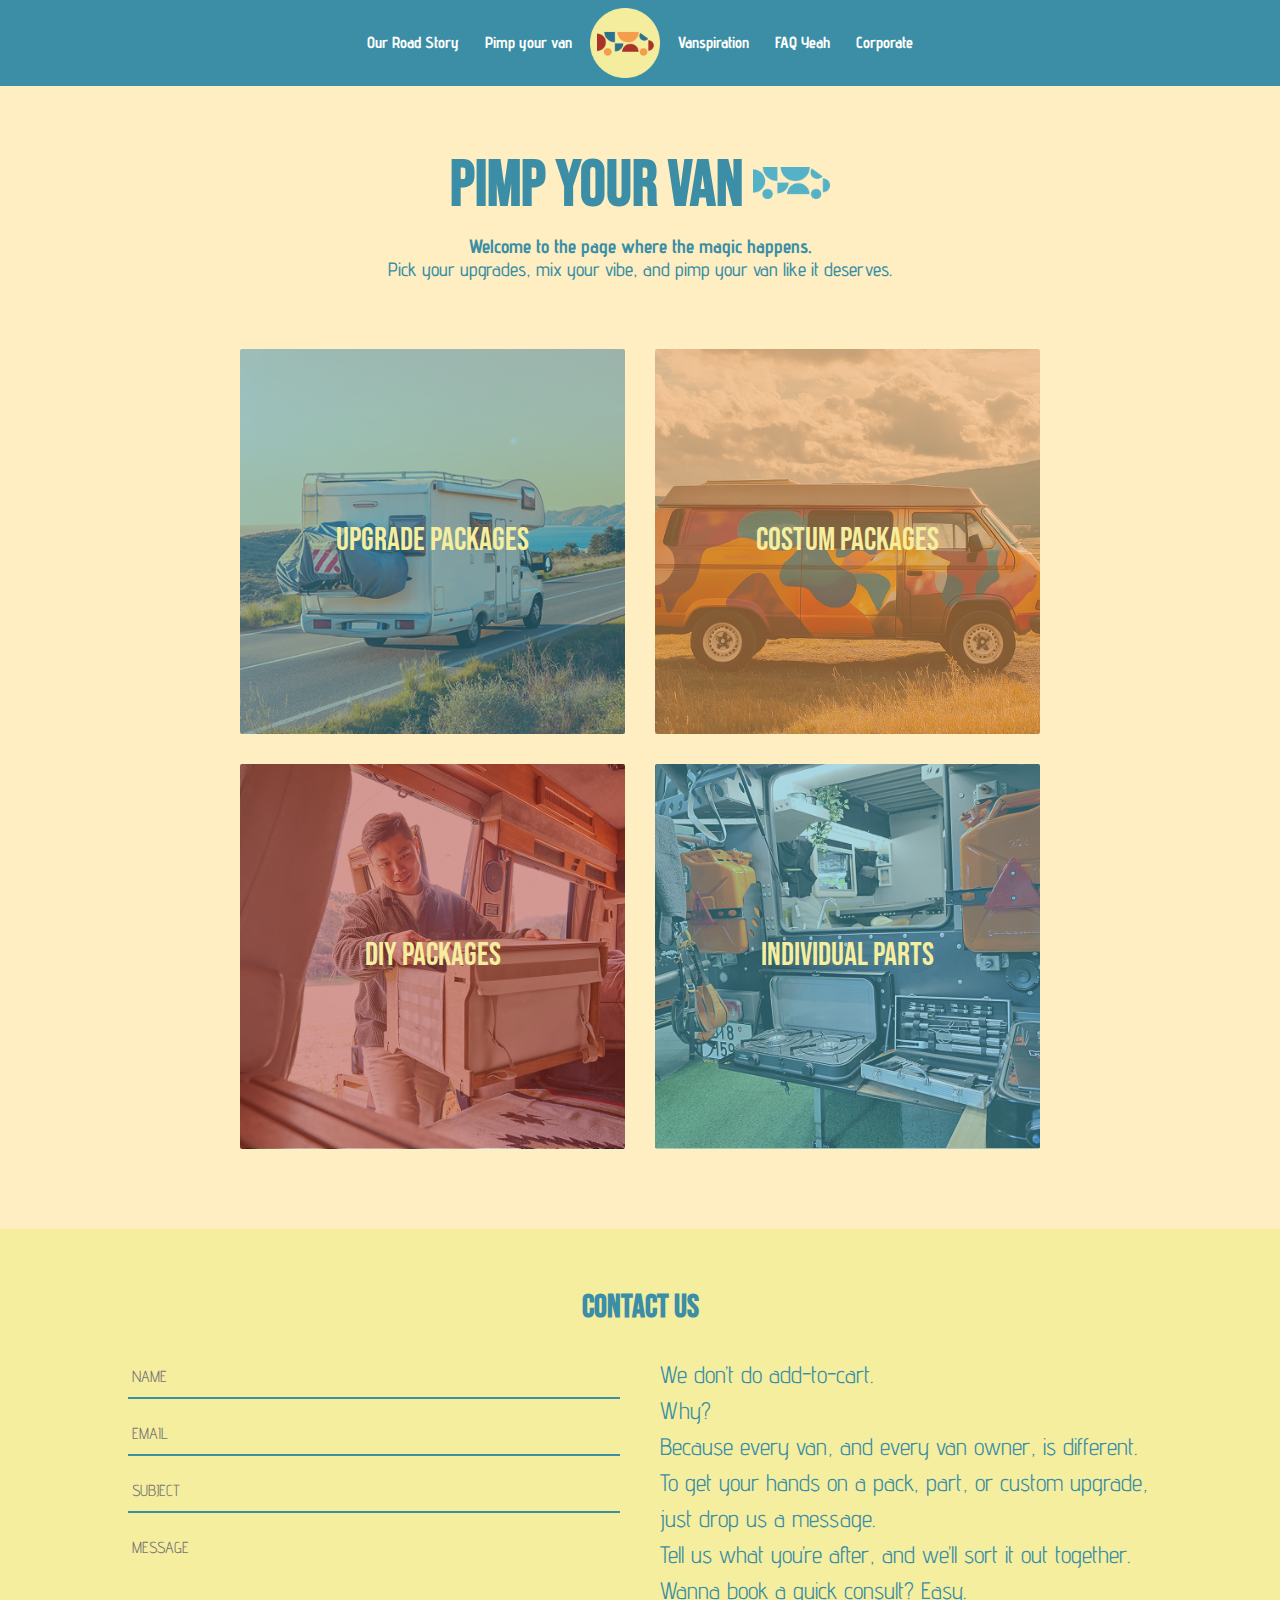
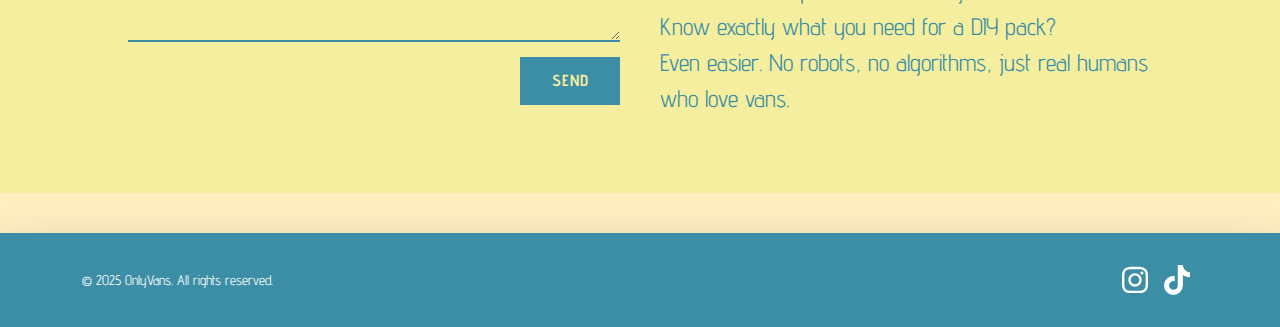
<file: pimpYourVan.html>
<!doctype html>
<html lang="en" class="h-100">

<head>
  <meta charset="utf-8">
  <meta name="viewport" content="width=device-width, initial-scale=1">

  <!-- Bootstrap CSS -->
  <link href="https://cdn.jsdelivr.net/npm/bootstrap@5.3.3/dist/css/bootstrap.min.css" rel="stylesheet"
    integrity="sha384-QWTKZyjpPEjISv5WaRU9OFeRpok6YctnYmDr5pNlyT2bRjXh0JMhjY6hW+ALEwIH" crossorigin="anonymous">

  <!-- Own Styles -->
  <link rel="stylesheet" href="css/styles.css">

  <!-- Bootstrap Javascript -->
  <script src="https://cdn.jsdelivr.net/npm/bootstrap@5.3.3/dist/js/bootstrap.bundle.min.js" integrity="sha384-YvpcrYf0tY3lHB60NNkmXc5s9fDVZLESaAA55NDzOxhy9GkcIdslK1eN7N6jIeHz" crossorigin="anonymous"></script>

  <title>Pimp Your Van</title>
</head>

<body class="h-100 d-flex flex-column">

  <!-- Navigation Bar -->
  <nav class="navbar navbar-expand-lg navbar-light fixed-top">
    <div class="container-fluid">
      <button class="navbar-toggler" type="button" data-bs-toggle="collapse" data-bs-target="#navbarNav"
        aria-controls="navbarNav" aria-expanded="false" aria-label="Toggle navigation">
        <span class="navbar-toggler-icon"></span>
      </button>
      <div class="collapse navbar-collapse justify-content-center" id="navbarNav">
        <ul class="navbar-nav mx-auto">
          <li class="nav-item">
            <a class="nav-link" href="ourRoadStory.html">Our Road Story</a>
          </li>
          <li class="nav-item">
            <a class="nav-link" href="pimpYourVan.html">Pimp your van</a>
          </li>
          <li class="nav-item">
            <a href="index.html">
              <img src="images/logofundo.png" width="70" alt="OnlyVans Logo">
            </a>
          </li>
          <li class="nav-item">
            <a class="nav-link" href="vanspiration.html">Vanspiration</a>
          </li>
          <li class="nav-item">
            <a class="nav-link" href="faq.html">FAQ Yeah</a>
          </li>
          <li class="nav-item">
            <a class="nav-link" href="corporate.html">Corporate</a>
          </li>
        </ul>
      </div>
    </div>
  </nav>

  <!-- Hero Section -->
  <main class="text-center mt-5">
    <header class="text-center">
      <h1 class="text-blue">
        PIMP YOUR VAN <img src="images/logo/logo-blue.png" alt="Van Logo">
      </h1>
      <h4 class="text-blue">
        <strong>Welcome to the page where the magic happens.</strong><br>
        Pick your upgrades, mix your vibe, and pimp your van like it deserves.
      </h4>
    </header>

    <!-- Packs -->
    <section class="packages-section">
      <div class="packages-grid">
        <!-- Upgrade -->
        <a class="package-card" href="upgradepack.html">
          <img src="images/packs/upgrade.png" alt="Upgrade Packages">
          <div class="package-overlay">UPGRADE PACKAGES</div>
        </a>
        <!-- Custom -->
        <a class="package-card" href="custompack.html">
          <img src="images/packs/custom.png" alt="Custom Packages">
          <div class="package-overlay">COSTUM PACKAGES</div>
        </a>
        <!-- DIY -->
        <a class="package-card" href="diypack.html">
          <img src="images/packs/diy.png" alt="DIY Packages">
          <div class="package-overlay">DIY PACKAGES</div>
        </a>
        <!-- Individual -->
        <a class="package-card" href="individualpack.html">
          <img src="images/packs/individual.png" alt="Individual Parts">
          <div class="package-overlay">INDIVIDUAL PARTS</div>
        </a>
      </div>
    </section>

    <!-- CONTACT -->
    <section class="bg-yellow text-blue contact-section">
      <h2 class="text-blue">CONTACT US</h2>
      <div class="contact-container">
        <form class="contact-form">
          <input type="text" placeholder="NAME" required>
          <input type="email" placeholder="EMAIL" required>
          <input type="text" placeholder="SUBJECT">
          <textarea placeholder="MESSAGE" rows="4" required></textarea>
          <button type="submit">SEND</button>
        </form>

        <div class="contact-text">
          <p>We don’t do add-to-cart.<br>
            Why?<br>
            Because every van, and every van owner, is different. To get your hands on a pack, part, or custom upgrade,
            just drop us a message.<br>
            Tell us what you’re after, and we’ll sort it out together.
            Wanna book a quick consult? Easy.<br>
            Know exactly what you need for a DIY pack?<br>
            Even easier. No robots, no algorithms, just real humans who love vans.</p>
        </div>
      </div>
    </section>

  </main>

  <!-- A footer with socials -->
  <footer class="custom-footer shadow-lg mt-auto py-4">
    <div
      class="container d-flex flex-column flex-md-row justify-content-between align-items-center text-center text-md-start">
      <p class="mb-2 mb-md-0">
        © 2025 OnlyVans. All rights reserved.
      </p>
      <ul class="list-unstyled d-flex align-items-center mb-0">
        <li>
          <a href="https://www.instagram.com/onlyvans.buas?igsh=Y2phdXBzODJiZGwz" target="_blank">
            <img class="m-2 social-icon" src="images/social/instagram.svg" alt="Instagram" width="26">
          </a>
        </li>
        <li>
          <a href="https://www.tiktok.com/@onlyvans.nl?_t=ZG-8vaVFimVZBZ&_r=1" target="_blank">
            <img class="m-2 social-icon" src="images/social/tiktok.svg" alt="TikTok" width="26">
          </a>
        </li>
      </ul>
    </div>
  </footer>



</body>

</html>
</file>
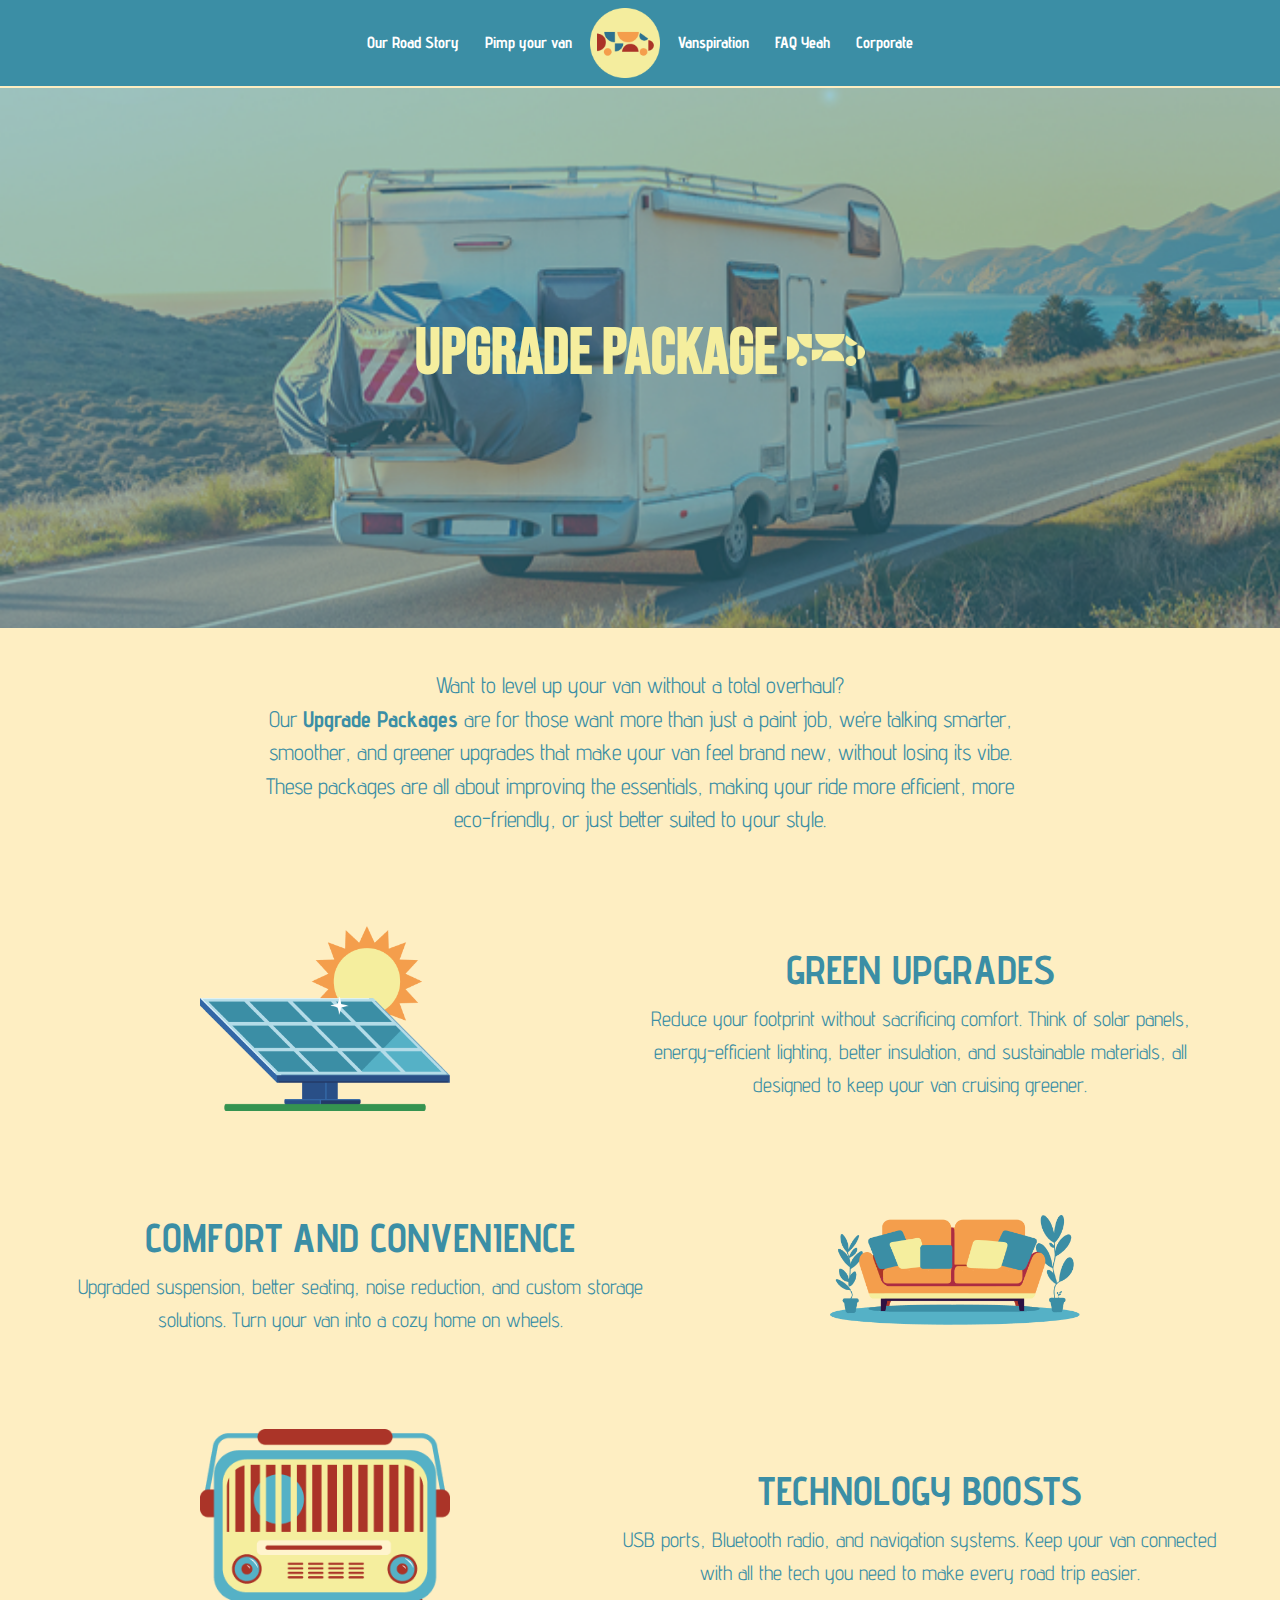
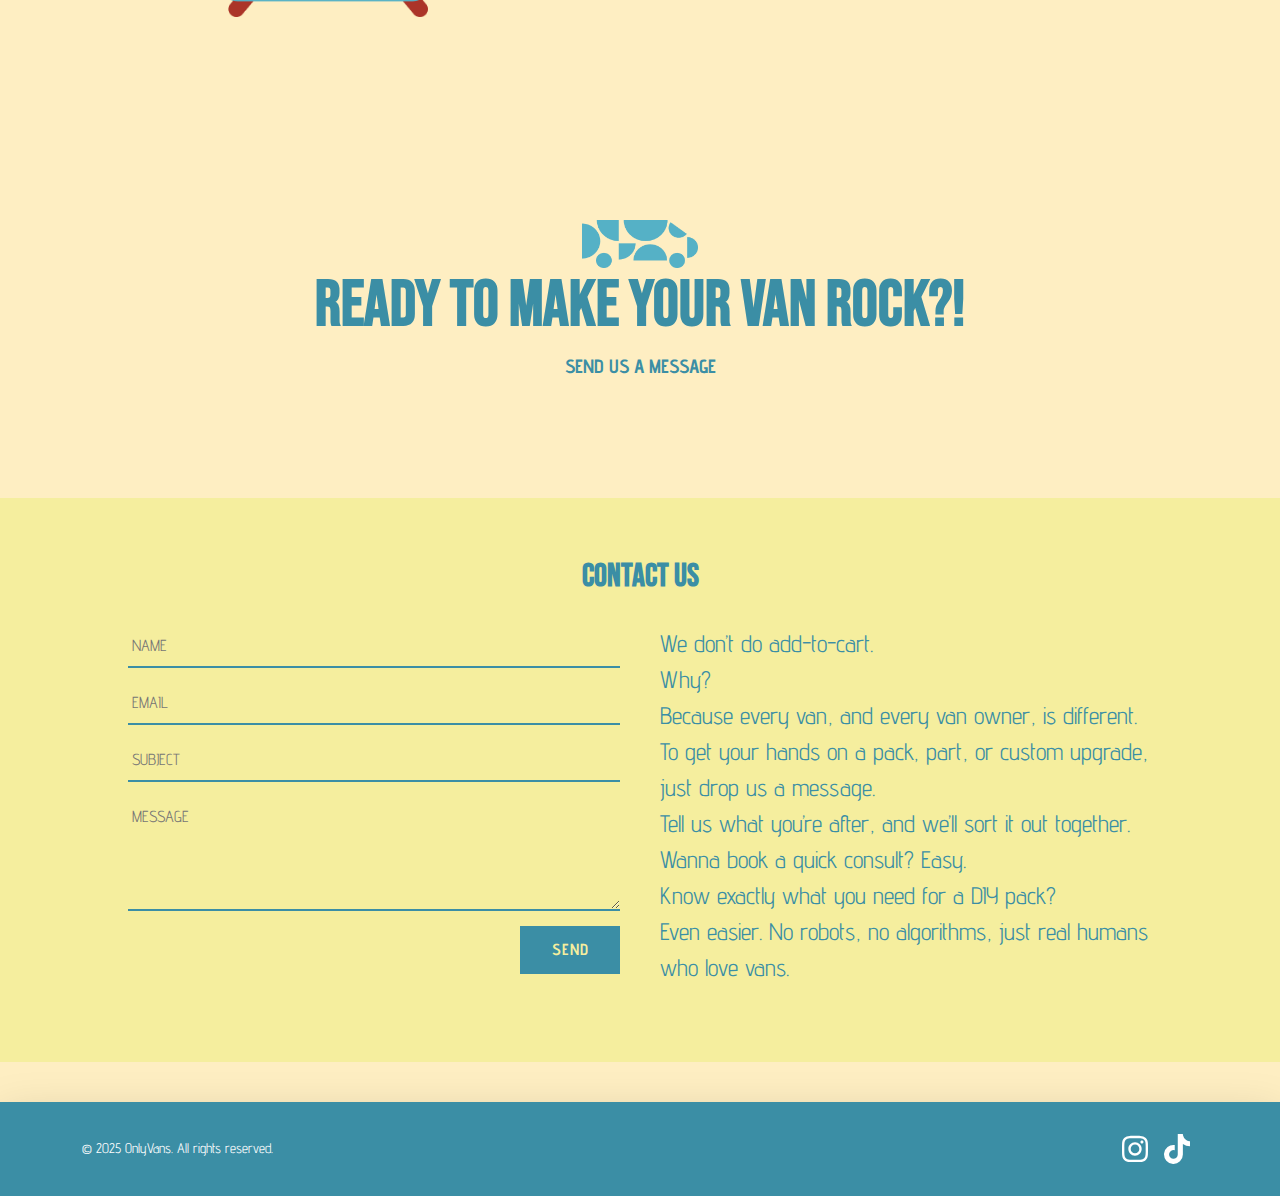
<file: upgradepack.html>
<!doctype html>
<html lang="en" class="h-100">

<head>
  <meta charset="utf-8">
  <meta name="viewport" content="width=device-width, initial-scale=1">

  <!-- Bootstrap CSS -->
  <link href="https://cdn.jsdelivr.net/npm/bootstrap@5.3.3/dist/css/bootstrap.min.css" rel="stylesheet" integrity="sha384-QWTKZyjpPEjISv5WaRU9OFeRpok6YctnYmDr5pNlyT2bRjXh0JMhjY6hW+ALEwIH" crossorigin="anonymous">

  <!-- Own Styles -->
  <link rel="stylesheet" href="css/styles.css">

  <!-- Bootstrap Javascript -->
  <script src="https://cdn.jsdelivr.net/npm/bootstrap@5.3.3/dist/js/bootstrap.bundle.min.js"
    integrity="sha384-YvpcrYf0tY3lHB60NNkmXc5s9fDVZLESaAA55NDzOxhy9GkcIdslK1eN7N6jIeHz"
    crossorigin="anonymous"></script>

  <title>Upgrade Packages</title>
</head>

<body class="h-100 d-flex flex-column">

  <!-- Navigation Bar -->
  <nav class="navbar navbar-expand-lg navbar-light fixed-top">
    <div class="container-fluid">
      <button class="navbar-toggler" type="button" data-bs-toggle="collapse" data-bs-target="#navbarNav"
        aria-controls="navbarNav" aria-expanded="false" aria-label="Toggle navigation">
        <span class="navbar-toggler-icon"></span>
      </button>
      <div class="collapse navbar-collapse justify-content-center" id="navbarNav">
        <ul class="navbar-nav mx-auto">
          <li class="nav-item">
            <a class="nav-link" href="ourRoadStory.html">Our Road Story</a>
          </li>
          <li class="nav-item">
            <a class="nav-link" href="pimpYourVan.html">Pimp your van</a>
          </li>
          <li class="nav-item">
            <a href="index.html">
              <img src="images/logofundo.png" width="70" alt="OnlyVans Logo">
            </a>
          </li>
          <li class="nav-item">
            <a class="nav-link" href="vanspiration.html">Vanspiration</a>
          </li>
          <li class="nav-item">
            <a class="nav-link" href="faq.html">FAQ Yeah</a>
          </li>
          <li class="nav-item">
            <a class="nav-link" href="corporate.html">Corporate</a>
          </li>
        </ul>
      </div>
    </div>
  </nav>

  <!-- Hero Section -->
  <main class="text-center mt-5">
    <header class="text-center background-banner" style="background-image: url('images/packs/upgrade-v2.png');">
      <h1 class="text-yellow">
        UPGRADE PACKAGE <img src="images/logo/logo-yellow.png" alt="Van Logo">
      </h1>
    </header>
    <p class="intro text-blue" >
      Want to level up your van without a total overhaul? <br>
      Our <strong>Upgrade Packages</strong> are for those want more than just a paint job, we’re talking smarter,
      smoother, and greener upgrades that make your van feel brand new, without losing its vibe. These packages are
      all about improving the essentials, making your ride more efficient, more eco-friendly, or just better suited to
      your style.
    </p>

    <!-- STORY SECTION -->
    <section class="story-section">
      <div class="story-row">
        <img src="images/icons/solar.png" class="icon" alt="Solar Energy" />
        <div class="text text-blue">
          <h3>GREEN UPGRADES</h3>
          <p>Reduce your footprint without sacrificing comfort. Think of solar panels, energy-efficient lighting, better
            insulation, and sustainable materials, all designed to keep your van cruising greener.</p>
        </div>
      </div>
      <div class="story-row">
        <img src="images/icons/sofa.png" class="icon" alt="couch" />
        <div class="text text-blue">
          <h3>COMFORT AND CONVENIENCE</h3>
          <p class="highlight-red">
            Upgraded suspension, better seating, noise reduction, and custom storage solutions. Turn your van into a
            cozy home on wheels.
          </p>
        </div>
      </div>
      <div class="story-row">
        <img src="images/icons/radio.png" width="300px" class="icon" alt="radio" />
        <div class="text text-blue" >
          <h3>TECHNOLOGY BOOSTS</h3>
          <p>
            USB ports, Bluetooth radio, and navigation systems. Keep your van connected with all the tech you need to
            make every road trip easier.
          </p>
        </div>
      </div>
    </section>

    <section class="text-center sendsection">
      <img src="images/logo/logo-blue.png"/>
      <h1 class="text-blue">
        READY TO MAKE YOUR VAN ROCK?!</h1>
      <h6 class="text-blue">
        <strong>SEND US A MESSAGE </strong>
      </h6>
    </section>

    <!-- CONTACT -->
    <section class="bg-yellow text-blue contact-section">
      <h2 class="text-blue">CONTACT US</h2>
      <div class="contact-container">
        <form class="contact-form">
          <input type="text" placeholder="NAME" required>
          <input type="email" placeholder="EMAIL" required>
          <input type="text" placeholder="SUBJECT">
          <textarea placeholder="MESSAGE" rows="4" required></textarea>
          <button type="submit">SEND</button>
        </form>

        <div class="contact-text">
          <p>We don’t do add-to-cart.<br>
            Why?<br>
            Because every van, and every van owner, is different. To get your hands on a pack, part, or custom upgrade,
            just drop us a message.<br>
            Tell us what you’re after, and we’ll sort it out together.
            Wanna book a quick consult? Easy.<br>
            Know exactly what you need for a DIY pack?<br>
            Even easier. No robots, no algorithms, just real humans who love vans.</p>
        </div>
      </div>
    </section>
  </main>

  <!-- A footer with socials -->
  <footer class="custom-footer shadow-lg mt-auto py-4">
    <div
      class="container d-flex flex-column flex-md-row justify-content-between align-items-center text-center text-md-start">
      <p class="mb-2 mb-md-0">
        © 2025 OnlyVans. All rights reserved.
      </p>
      <ul class="list-unstyled d-flex align-items-center mb-0">
        <li>
          <a href="https://www.instagram.com/onlyvans.buas?igsh=Y2phdXBzODJiZGwz" target="_blank">
            <img class="m-2 social-icon" src="images/social/instagram.svg" alt="Instagram" width="26">
          </a>
        </li>
        <li>
          <a href="https://www.tiktok.com/@onlyvans.nl?_t=ZG-8vaVFimVZBZ&_r=1" target="_blank">
            <img class="m-2 social-icon" src="images/social/tiktok.svg" alt="TikTok" width="26">
          </a>
        </li>
      </ul>
    </div>
  </footer>
</body>

</html>
</file>
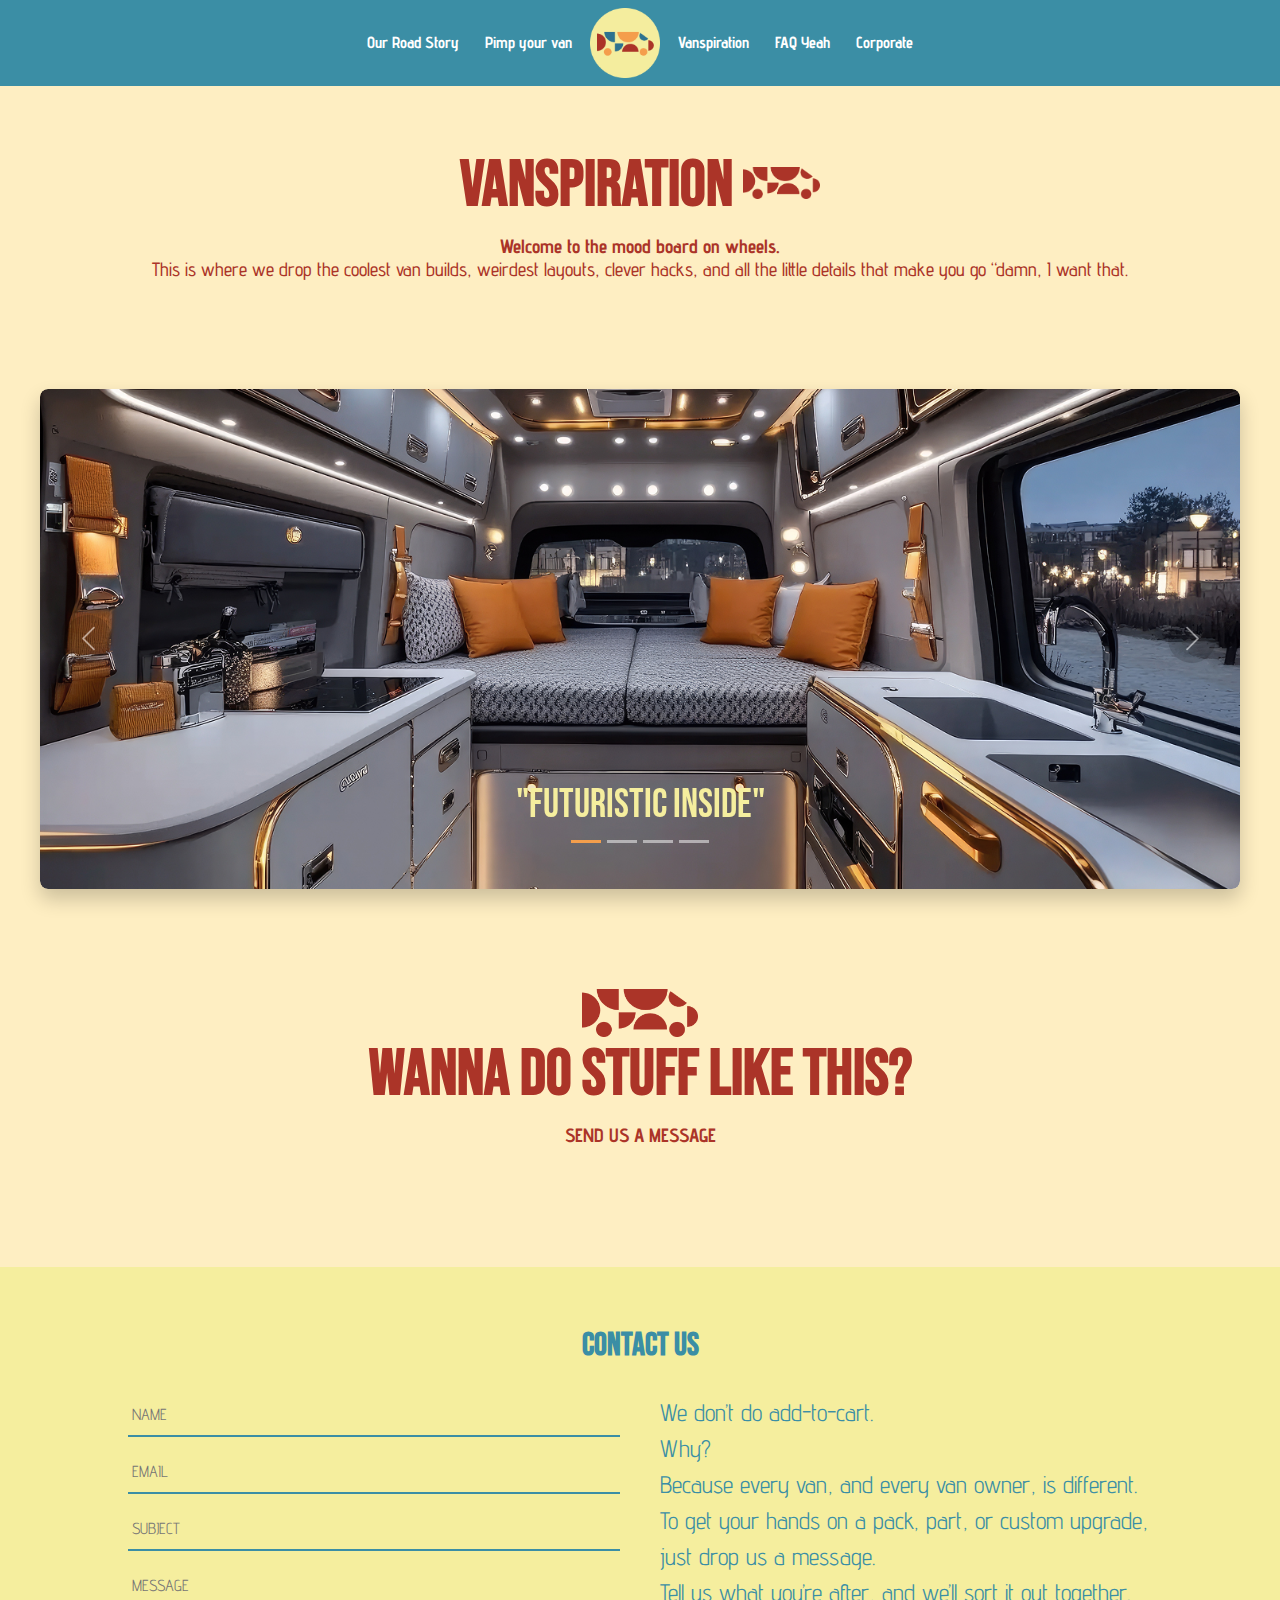
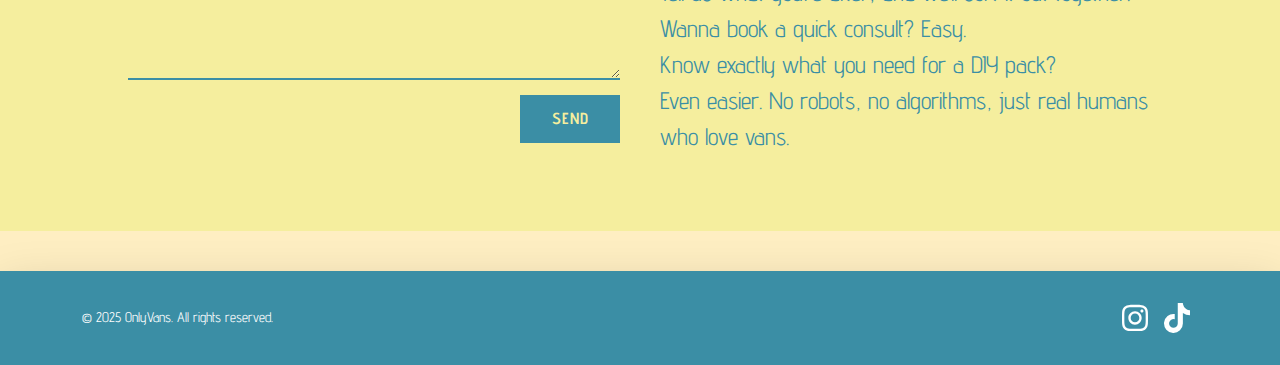
<file: vanspiration.html>
<!doctype html>
<html lang="en" class="h-100">

<head>
  <meta charset="utf-8">
  <meta name="viewport" content="width=device-width, initial-scale=1">

  <!-- Bootstrap CSS -->
  <link href="https://cdn.jsdelivr.net/npm/bootstrap@5.3.3/dist/css/bootstrap.min.css" rel="stylesheet"
    integrity="sha384-QWTKZyjpPEjISv5WaRU9OFeRpok6YctnYmDr5pNlyT2bRjXh0JMhjY6hW+ALEwIH" crossorigin="anonymous">

  <!-- Own Styles -->
  <link rel="stylesheet" href="css/styles.css">

  <!-- Bootstrap Javascript -->
  <script src="https://cdn.jsdelivr.net/npm/bootstrap@5.3.3/dist/js/bootstrap.bundle.min.js"
    integrity="sha384-YvpcrYf0tY3lHB60NNkmXc5s9fDVZLESaAA55NDzOxhy9GkcIdslK1eN7N6jIeHz"
    crossorigin="anonymous"></script>

  <title>Vanspiration</title>
</head>

<body class="h-100 d-flex flex-column">

  <!-- Navigation Bar -->
  <nav class="navbar navbar-expand-lg navbar-light fixed-top">
    <div class="container-fluid">
      <button class="navbar-toggler" type="button" data-bs-toggle="collapse" data-bs-target="#navbarNav"
        aria-controls="navbarNav" aria-expanded="false" aria-label="Toggle navigation">
        <span class="navbar-toggler-icon"></span>
      </button>
      <div class="collapse navbar-collapse justify-content-center" id="navbarNav">
        <ul class="navbar-nav mx-auto">
          <li class="nav-item">
            <a class="nav-link" href="ourRoadStory.html">Our Road Story</a>
          </li>
          <li class="nav-item">
            <a class="nav-link" href="pimpYourVan.html">Pimp your van</a>
          </li>
          <li class="nav-item">
            <a href="index.html">
              <img src="images/logofundo.png" width="70" alt="OnlyVans Logo">
            </a>
          </li>
          <li class="nav-item">
            <a class="nav-link" href="vanspiration.html">Vanspiration</a>
          </li>
          <li class="nav-item">
            <a class="nav-link" href="faq.html">FAQ Yeah</a>
          </li>
          <li class="nav-item">
            <a class="nav-link" href="corporate.html">Corporate</a>
          </li>
        </ul>
      </div>
    </div>
  </nav>

  <!-- Hero Section -->
  <main class="text-center mt-5">
    <header class="text-center">
      <h1 class="text-red">
        VANSPIRATION <img src="images/logo/logo-red.png" alt="Van Logo">
      </h1>
      <h4 class="text-red">
        <strong>Welcome to the mood board on wheels. </strong><br>
        This is where we drop the coolest van builds, weirdest layouts, clever hacks,
        and all the little details that make you go “damn, I want that.
      </h4>
    </header>

    <section class="carousel-section">
      <div id="vansCarousel" class="carousel slide carousel-fade" data-bs-ride="carousel" data-bs-interval="4000"
        data-bs-wrap="true">

        <div class="carousel-indicators">
          <button type="button" data-bs-target="#vansCarousel" data-bs-slide-to="0" class="active"></button>
          <button type="button" data-bs-target="#vansCarousel" data-bs-slide-to="1"></button>
          <button type="button" data-bs-target="#vansCarousel" data-bs-slide-to="2"></button>
          <button type="button" data-bs-target="#vansCarousel" data-bs-slide-to="3"></button>
        </div>

        <!-- Carousel -->
        <div class="carousel-inner">
          <div class="carousel-item active">
            <img src="images/carousel-item/1.png" class="d-block w-100" alt="Futuristic Inside">
            <div class="carousel-caption">
              <h3>"Futuristic Inside"</h3>
            </div>
          </div>

          <div class="carousel-item">
            <img src="images/carousel-item/2.png" class="d-block w-100" alt="Real Hippe Custom">
            <div class="carousel-caption">
              <h3>"REAL HIPPIE CUSTOM"</h3>
            </div>
          </div>

          <div class="carousel-item">
            <img src="images/carousel-item/3.png" class="d-block w-100" alt="Whatever This Is">
            <div class="carousel-caption">
              <h3>"WHATEVER THIS IS"</h3>
            </div>
          </div>

          <div class="carousel-item">
            <img src="images/carousel-item/4.png" class="d-block w-100" alt="Save The Planet Ahh Van">
            <div class="carousel-caption">
              <h3>"SAVE THE PLANET AHH VAN"</h3>
            </div>
          </div>
        </div>

        <!-- Controles -->
        <button class="carousel-control-prev" type="button" data-bs-target="#vansCarousel" data-bs-slide="prev">
          <span class="carousel-control-prev-icon"></span>
        </button>
        <button class="carousel-control-next" type="button" data-bs-target="#vansCarousel" data-bs-slide="next">
          <span class="carousel-control-next-icon"></span>
        </button>
      </div>
    </section>

    <section class="text-center sendsection">
      <img src="images/logo/logo-red.png" />
      <h1 class="text-red">
          WANNA DO STUFF LIKE THIS?</h1>
      <h6 class="text-red">
        <strong>SEND US A MESSAGE </strong>
      </h6>
    </section>

    <!-- CONTACT -->
    <section class="bg-yellow text-blue contact-section">
      <h2 class="text-blue">CONTACT US</h2>
      <div class="contact-container">
        <form class="contact-form">
          <input type="text" placeholder="NAME" required>
          <input type="email" placeholder="EMAIL" required>
          <input type="text" placeholder="SUBJECT">
          <textarea placeholder="MESSAGE" rows="4" required></textarea>
          <button type="submit">SEND</button>
        </form>

        <div class="contact-text">
          <p>We don’t do add-to-cart.<br>
            Why?<br>
            Because every van, and every van owner, is different. To get your hands on a pack, part, or custom upgrade,
            just drop us a message.<br>
            Tell us what you’re after, and we’ll sort it out together.
            Wanna book a quick consult? Easy.<br>
            Know exactly what you need for a DIY pack?<br>
            Even easier. No robots, no algorithms, just real humans who love vans.</p>
        </div>
      </div>
    </section>
  </main>

  <!-- A footer with socials -->
  <footer class="custom-footer shadow-lg mt-auto py-4">
    <div
      class="container d-flex flex-column flex-md-row justify-content-between align-items-center text-center text-md-start">
      <p class="mb-2 mb-md-0">
        © 2025 OnlyVans. All rights reserved.
      </p>
      <ul class="list-unstyled d-flex align-items-center mb-0">
        <li>
          <a href="https://www.instagram.com/onlyvans.buas?igsh=Y2phdXBzODJiZGwz" target="_blank">
            <img class="m-2 social-icon" src="images/social/instagram.svg" alt="Instagram" width="26">
          </a>
        </li>
        <li>
          <a href="https://www.tiktok.com/@onlyvans.nl?_t=ZG-8vaVFimVZBZ&_r=1" target="_blank">
            <img class="m-2 social-icon" src="images/social/tiktok.svg" alt="TikTok" width="26">
          </a>
        </li>
      </ul>
    </div>
  </footer>



</body>

</html>
</file>
<file: css/styles.css>
/* Importing a Google Font */

@import url('https://fonts.googleapis.com/css2?family=Advent+Pro:ital,wght@0,100..900;1,100..900&display=swap');
@import url('https://fonts.googleapis.com/css2?family=Bebas+Neue&display=swap');

/* Changing the main font and background colour */
:root {
	--blue: #3B8EA5;
	--yellow: #F5EE9E;
	--background-color: #fff4cd;
	--fundoimagem: #feeec2;
	--orange: #F49E4C;
	--red: #AB3428;
	--black: black;
	--white: #fff;
}

main {
	padding-bottom: 40px;
	padding-top: 40px;
	text-align: center;
}

body {
	font-family: "Advent Pro", sans-serif;
	background-color: var(--fundoimagem);
	overflow-x: hidden;
}

header {
	font-weight: bold;
	padding: 60px 20px;
}

/*TEXT FORMATION*/
h1 {
	font-weight: bold;
	font-size: 4rem;;
	font-family: "Bebas Neue", sans-serif;
}

h1 img {
	height: 2rem; 
}

h2 {
	font-weight: bold;
	font-size: 200%;
	font-family: "Bebas Neue", sans-serif;
}

h3 {
	margin-top: 10px; 
	font-size: 2.5rem;
	text-transform: uppercase;
}

h4 {
	margin-top: 10px; 
	font-size: 1.2rem;
}

h6{
	margin-top: 10px; 
	font-size: 1.2rem;
	margin-bottom: 60px;
}
/* TEXT AND BACKGROUND COLORS*/
.bg-blue {	background-color: var(--blue);}
.bg-yellow {	background-color: var(--yellow);}
.bg-orange {	background-color: var(--orange);}
.bg-red {	background-color: var(--red);}
.text-blue {	color: var(--blue);}
.text-orange {	color: var(--orange);}
.text-yellow {	color: var(--yellow);}
.text-red {	color: var(--red);}

/*FOOTER*/
.custom-footer {
	background-color: var(--blue);
	color: var(--white);
	padding: 20px 0;
}

.custom-footer p {
	margin: 0;
	font-size: 14px;
}

.custom-footer a {
	text-decoration: none;
	transition: transform 0.2s ease, opacity 0.2s ease;
}

.custom-footer a:hover {
	transform: scale(1.1);
	opacity: 0.8;
}

.custom-footer .social-icon {
	filter: brightness(0) invert(1);
	transition: filter 0.3s ease;
}

.custom-footer .social-icon:hover {
	filter: brightness(1.2) sepia(1) saturate(5) hue-rotate(10deg);
}
/* END FOOTER*/

/* NAVIGATION BAR */
.navbar {
	background-color: var(--blue);
	font-weight: bold;
	min-height: 60px;

}

.navbar-nav .nav-link {
	color: white !important;
}

.navbar-nav .nav-link:hover {
	color: #ff9100 !important;
}

.nav-item {
	display: flex;
	align-items: center;
	justify-content: center;
	padding: 0 5px;
}

footer a:hover {
	opacity: .5;
}

#navbar-corporate a.active {
	font-weight: bold;
}

#navbar-corporate {
	font-weight: bold;
}

.white-shadow {
	text-shadow: -.01em -.01em .01em white,
		.02em .02em .02em white,
		0 0 .2em white,
		0 0 .5em white;
}

/* END NAVIGATION BAR */

.split2 {
	display: flex;
	justify-content: center;
	align-items: flex-start;
	flex-wrap: wrap;
	margin: 0 auto;
	max-width: 1200px;

}

.split2>div {
	flex: 1 1 45%;
	min-width: 280px;
	max-width: 500px;
	padding: 20px;
	box-sizing: border-box;
	text-align: center;
}

#index-bt{
	background-color: var(--blue); font-weight: bold; padding: 15px 40px; color: var(--yellow); text-decoration: none; font-size: 1.2rem; display: inline-block;
}

.sendsection{
	padding: 60px 20px;
}

.sendsection img{
	height: 3rem
}

/* STORY SECTION */

.story-section {
	max-width: 1200px;
	margin: 0 auto;
	padding: 50px 20px;
	display: flex;
	flex-direction: column;
}

.story-row {
	display: flex;
	align-items: center;
	justify-content: center;
	flex-wrap: wrap;
	margin-bottom: 8%;
	gap: 30px;
	text-align: center;
}

.story-row:nth-of-type(2) {
	flex-direction: row-reverse;
}

.story-row .icon {
	flex: 1 1 250px;
	max-width: 250px;
	width: 100%;
	height: auto;
	object-fit: contain;
	display: block;
	margin: 0 auto;
}

.story-row .text {
	flex: 1 1 300px;
	max-width: 600px;
	text-align: center;
}

.story-row h3 {
	text-transform: uppercase;
	font-weight: bold;
}

.story-row p {
	margin: 0;
	line-height: 1.6;
	font-size: 130%;
}
.arrow {
	display: block;
	margin: 0 auto;
	width: 80px;
}

/* END STORY SECTION */

/* TEAM */
.who-we-are-container {
	margin: 5% auto;
	padding: 0 5%;
	text-align: center;
	max-width: 1200px;
}
.member-cards {
	display: flex;
	flex-wrap: wrap;
	justify-content: center;
	margin-top: 2rem;
	overflow: hidden;
}

.member-card {
	flex: 1 1 calc(25% - 1rem);
	height: 500px;
	position: relative;
	display: flex;
	flex-direction: column;
	padding: 20px;
	align-items: center;
	justify-content: flex-start;
	box-sizing: border-box;
	transition: transform 0.3s ease;
}

.member-card:hover {
	transform: translateY(-5px);
}

.member-name {
	font-family: 'Bebas Neue', sans-serif;
	margin-top: 30px;
	z-index: 2;
	position: relative;
	font-size: 1.5rem;
}

.member-image {
	position: absolute;
	height: 380px;
	bottom: 0;
	left: 50%;
	transform: translateX(-50%);
	z-index: 1;
}
/* END TEAM */

/* PACKAGES SECTION - PIMP YOUR VAN */

.packages-section {
	padding: 0 10%;
	margin-bottom: 80px;
}

.packages-grid {
	display: grid;
	grid-template-columns: repeat(2, 1fr);
	gap: 30px;
	max-width: 800px;
	margin: 0 auto;
}

.package-card {
	position: relative;
	overflow: hidden;
	border-radius: 2px;
	aspect-ratio: 1/1;
}

.package-card img {
	width: 100%;
	height: 100%;
	object-fit: cover;
	display: block;
	transition: transform 0.3s ease;
}

.package-card:hover img {
	transform: scale(1.05);
}

.package-overlay {
	position: absolute;
	top: 50%;
	left: 50%;
	transform: translate(-50%, -50%);
	width: 90%;
	text-align: center;
	font-family: 'Bebas Neue', sans-serif;
	font-size: 2rem;
	color: var(--yellow);
	padding: 15px;
}
/* END PACKAGES SECTION - PIMP YOUR VAN */

/* CONTACT SECTION */
.contact-section{
	padding: 60px 10%;
}
.contact-container{
	display: flex; 
	flex-wrap: wrap; 
	gap: 40px; 
	margin-top: 30px;
}
.contact-form{
	flex: 1 1 300px; 
	display: flex; 
	flex-direction: column; 
	gap: 15px;
}
.contact-form input,
.contact-form textarea {
	border: none;
	border-bottom: 2px solid var(--blue);
	background: transparent;
	font-family: inherit;
	font-size: 1rem;
	padding: 8px 4px;
	outline: none;
	width: 100%;
}
.contact-form button {
	width: 20%;
	min-width: 100px;
	background-color: var(--blue);
	color: var(--yellow);
	border: none;
	padding: 12px 25px;
	font-weight: bold;
	letter-spacing: 1px;
	transition: all 0.3s ease;
	align-self: flex-end;
	margin-left: auto;
}
.contact-form button:hover {
	cursor: pointer;
	transform: scale(1.05);
}
.contact-text {
	text-align: left !important;
	flex: 1 1 300px;
	font-size: 150%;
}

/* END SECTION */


/* CAROUSEL SECTION */
.carousel-section {
	margin: 40px 0;
}

.carousel {
	max-width: 1200px;
	margin: 0 auto;
	box-shadow: 0 10px 20px rgba(0, 0, 0, 0.2);
	border-radius: 8px;
	overflow: hidden;
}

.carousel-inner {
	border-radius: 8px;
}

.carousel-item img {
	height: 500px;
	object-fit: cover;
	object-position: center;
}

.carousel-caption {
	padding: 20px;
	border-radius: 8px;
	bottom: 40px;
	left: 50%;
	transform: translateX(-50%);
	width: 80%;
}

.carousel-caption h3 {
	font-family: 'Bebas Neue', sans-serif;
	font-size: 2.5rem;
	color: var(--yellow);
	margin: 0;
}

.carousel-indicators {
	bottom: 20px;
}

.carousel-indicators button {
	width: 40px;
	height: 5px;
	border: none;
	background-color: rgba(255, 255, 255, 0.5);
	margin: 0 5px;
}

.carousel-indicators .active {
	background-color: var(--orange);
}

.carousel-control-prev,
.carousel-control-next {
	width: 8%;
}

.carousel-control-prev-icon,
.carousel-control-next-icon {
	width: 3rem;
	height: 3rem;
	background-color: rgba(0, 0, 0, 0.3);
	border-radius: 50%;
	background-size: 60%;
}

.carousel-control-prev:hover .carousel-control-prev-icon,
.carousel-control-next:hover .carousel-control-next-icon {
	background-color: var(--blue);
}

/* END CAROUSEL SECTION */


/*  BANNER PACKAGES */
.background-banner {
	background-size: cover;          
	background-position: center;     
	background-repeat: no-repeat;    
	width: 100%;                     
	min-height: 60vh;                
	display: flex;                  
	justify-content: center;
	align-items: center;
	text-align: center;
}

.intro {
	padding: 40px 20px;
	max-width: 800px;
	margin: 0 auto;
	text-align: center;
	font-size: 1.4rem;
}
/*  BANNER PACKAGES END*/

/*   FAQ  */
.accordion-button {
	font-weight: 600;
	font-size: 1.3rem;
	padding: 1.25rem;
	background-color: var(--orange);
	color: var(--yellow);
	transition: background-color 0.3s ease, color 0.3s ease;
  }
  
  .accordion-button:not(.collapsed) {
	background-color: var(--blue);
	color: var(--yellow);
  }
  
  .accordion-body {
	background-color: var(--blue);
	color: var(--yellow);
	font-size: 20px;
	padding: 1.5rem;
  }
  
  .accordion-item {
	border: none;
	border-radius: 3 rem;
	box-shadow: 0 4px 12px rgba(0, 0, 0, 1);
  }
  
  .faq-category {
	margin-bottom: 3rem;
  }
  
  .faq-category h2 {
	border-bottom: 2px solid var(--yellow);
	padding-bottom: 0.5rem;
	margin-bottom: 1.5rem;
	color: var(--blue);
  }
/*  END FAQ  */

.responsive-img {
  max-width: 100%;
  height: auto;
  display: block;
  margin: 0 auto;
}





@media (max-width: 1024px) {
	.member-card {
		flex: 1 1 calc(50% - 1rem);
		height: 450px;
	}

	.who-we-are-title {
		font-size: 2.5rem;
	}

	.who-we-are-logo {
		width: 25%;
	}
}


@media (max-width: 480px) {
	.member-card {
		height: 350px;
		padding: 15px;
	}

	.member-name {
		font-size: 1.25rem;
	}

	.member-image {
		height: 250px;
	}
}


@media (max-width: 768px) {
	.story-row {
		flex-direction: column;
		text-align: center;
	}

	.story-row:nth-of-type(2) {
		flex-direction: column;
	}

	.story-row .text {
		max-width: 100%;
		text-align: center;
	}

	.story-row .icon {
		max-width: 100%;
	}

	.background-banner {
		height: 60vh;
		padding: 3rem;
	}
	.split2 {
		margin: 0px 10%;

	}

	.custom-footer .container {
		flex-direction: column;
		gap: 10px;
	}
	.member-card {
		flex: 1 1 100%;
		height: 300px;
	}

	.who-we-are-title {
		font-size: 2rem;
	}

	.who-we-are-logo {
		width: 35%;
	}

	.member-image {
		height: 200px;
	}
	.packages-grid {
		grid-template-columns: 1fr;
		max-width: 400px;
		gap: 20px;
	}

	.packages-section {
		padding: 0 5%;
	}

	.package-overlay {
		font-size: 1.5rem;
	}
	.contact-container {
		flex-direction: column;
	}

	.contact-text {
		padding-right: 0 !important;
		margin-top: 20px;
	}

	.contact-form button {
		width: 30%;
	}
	.carousel-item img {
		height: 350px;
	}

	.carousel-caption {
		bottom: 20px;
		width: 90%;
		padding: 10px;
	}

	.carousel-caption h3 {
		font-size: 1.8rem;
		padding-bottom: 10%;
	}

	.carousel-indicators button {
		width: 30px;
		height: 4px;
	}
}
</file>
